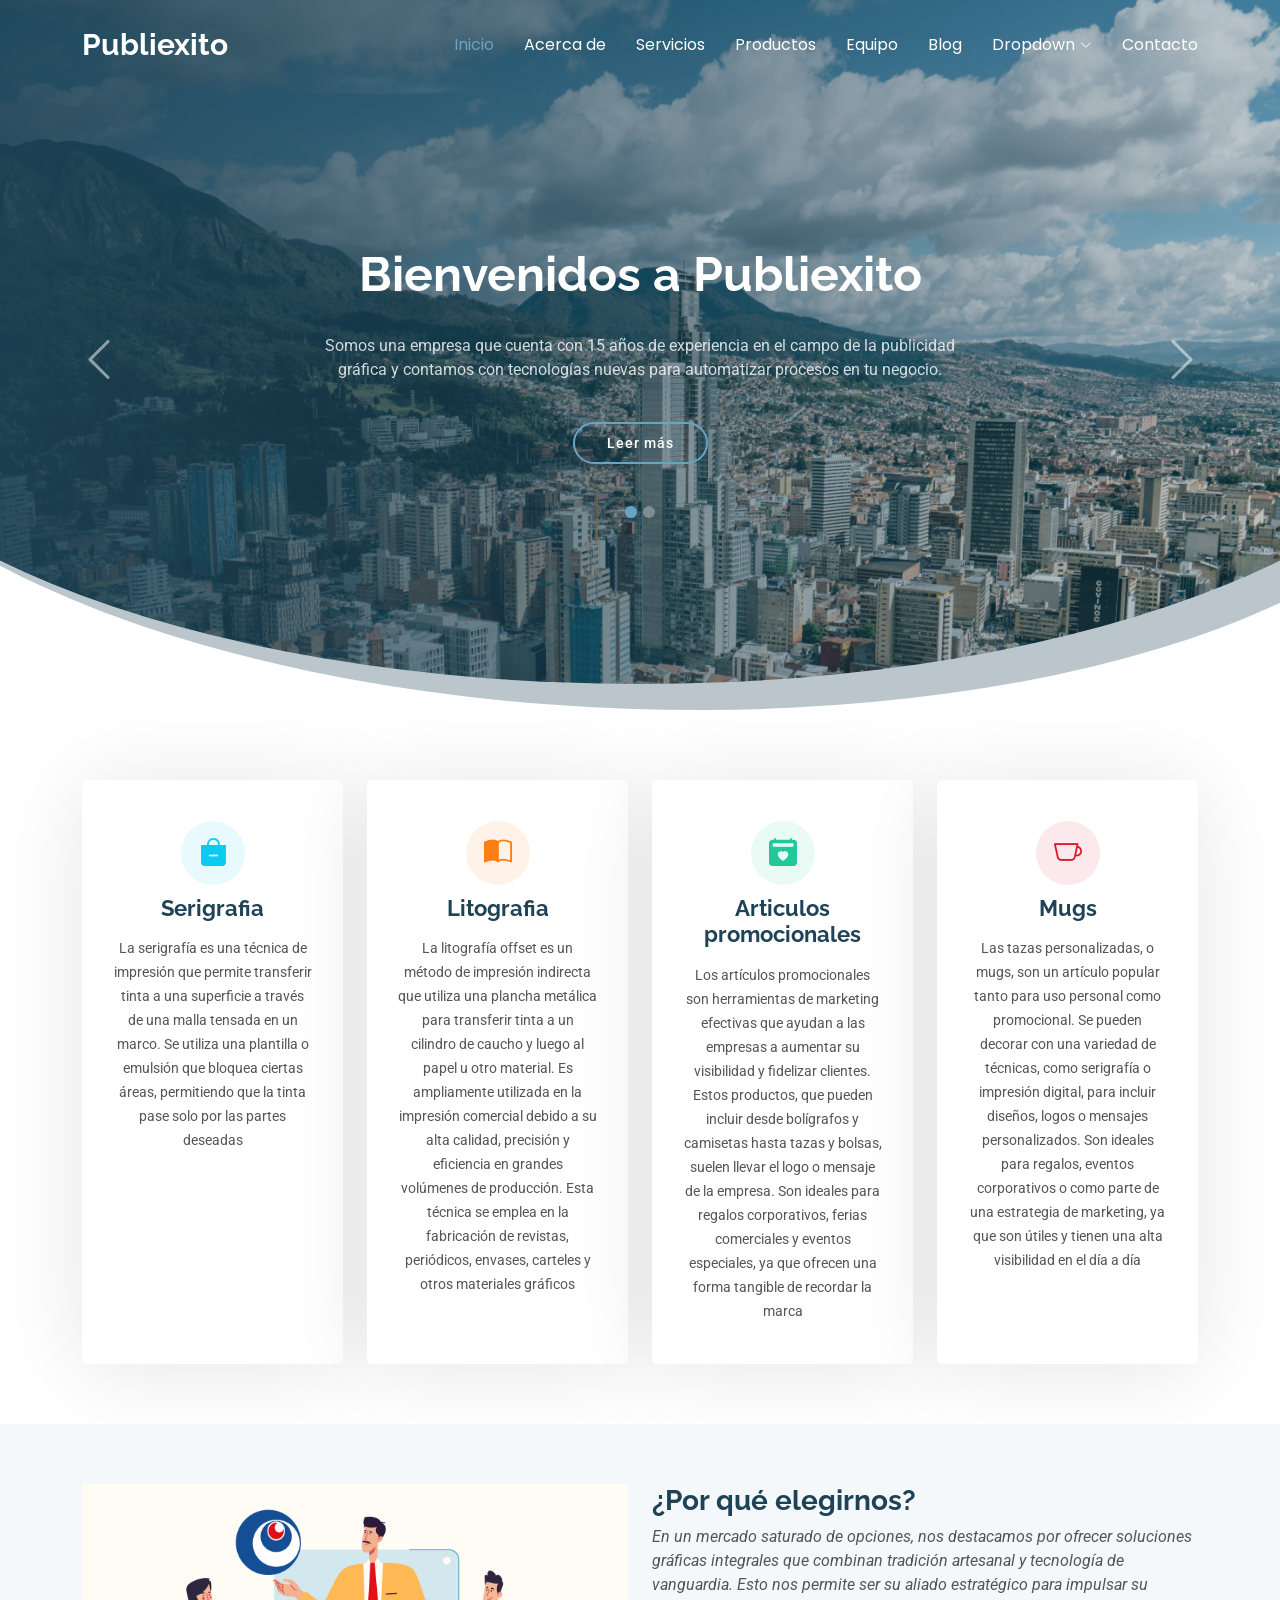
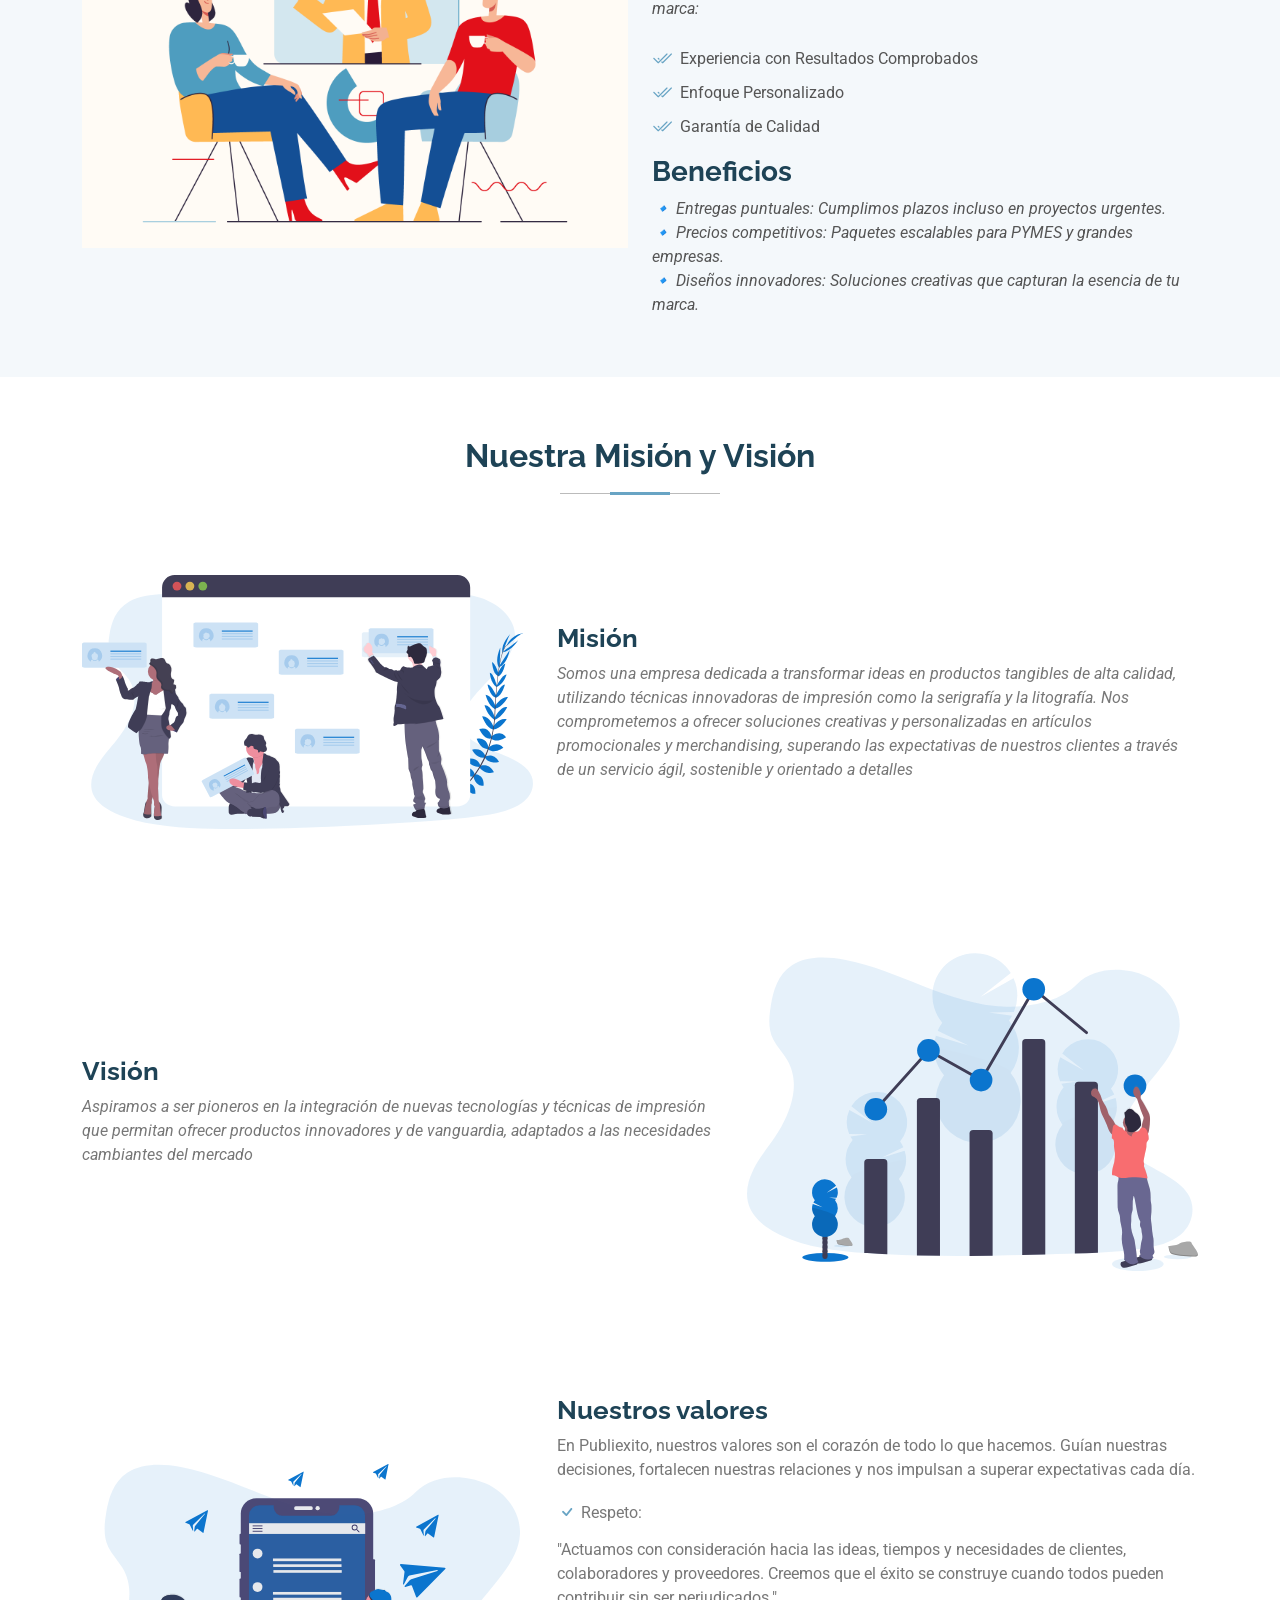
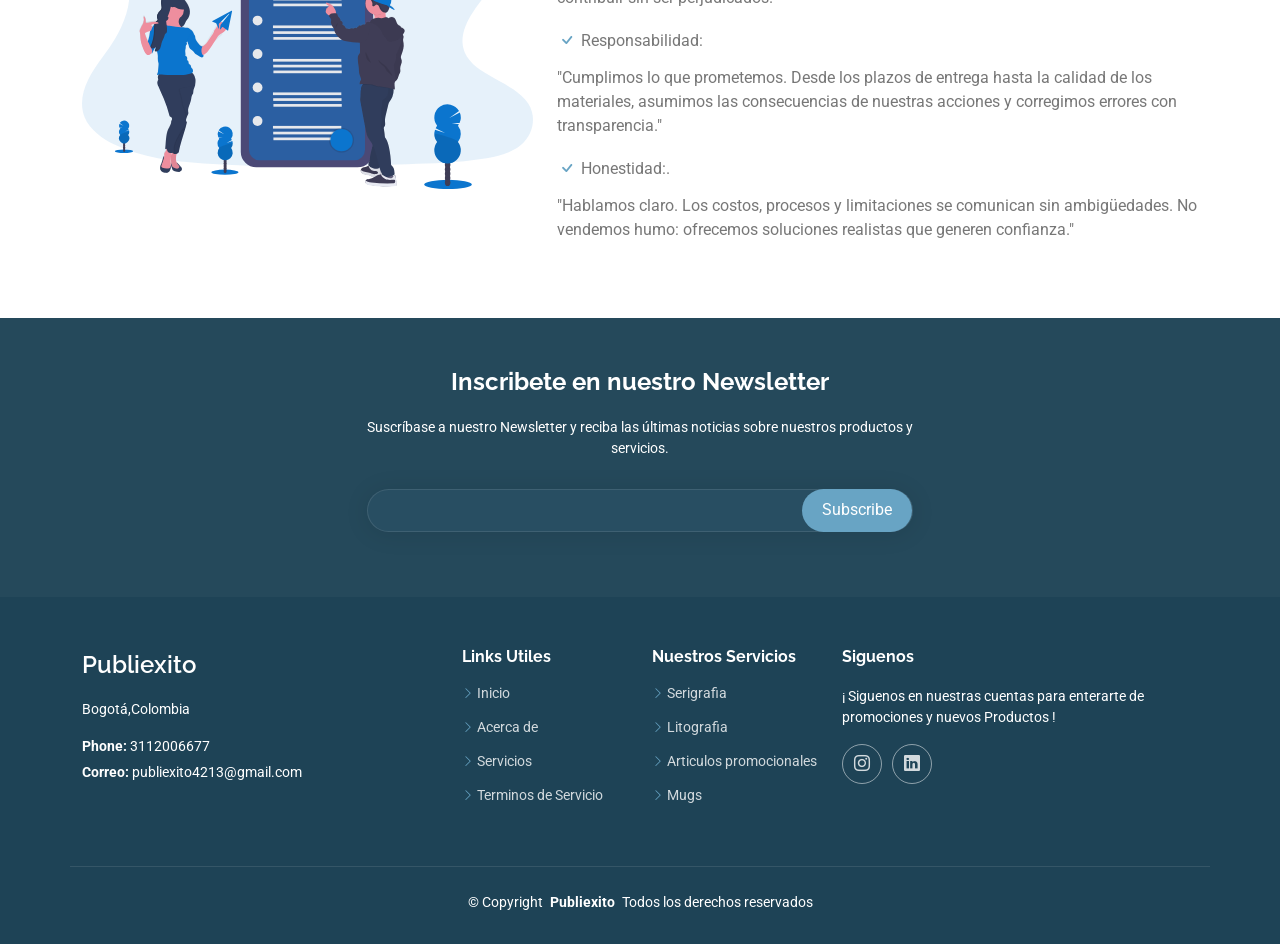
<file: PubliExito/index.html>
<!DOCTYPE html>
<html lang="en">

<head>
  <meta charset="utf-8">
  <meta content="width=device-width, initial-scale=1.0" name="viewport">
  <title>Publiexito</title>
  <meta name="description" content="15 años de experiencia en serigrafía, litografía y artículos promocionales en Bogotá,Colombia">
  <meta name="keywords" content="serigrafía, litografía, artículos promocionales, impresión gráfica, publicidad">

  <!-- Favicons -->
  <link href="assets/img/favicon.png" rel="icon">
  <link href="assets/img/apple-touch-icon.png" rel="apple-touch-icon">

  <!-- Fonts -->
  <link href="https://fonts.googleapis.com" rel="preconnect">
  <link href="https://fonts.gstatic.com" rel="preconnect" crossorigin>
  <link href="https://fonts.googleapis.com/css2?family=Roboto:ital,wght@0,100;0,300;0,400;0,500;0,700;0,900;1,100;1,300;1,400;1,500;1,700;1,900&family=Poppins:ital,wght@0,100;0,200;0,300;0,400;0,500;0,600;0,700;0,800;0,900;1,100;1,200;1,300;1,400;1,500;1,600;1,700;1,800;1,900&family=Raleway:ital,wght@0,100;0,200;0,300;0,400;0,500;0,600;0,700;0,800;0,900;1,100;1,200;1,300;1,400;1,500;1,600;1,700;1,800;1,900&display=swap" rel="stylesheet">

  <!-- Vendor CSS Files -->
  <link href="assets/vendor/bootstrap/css/bootstrap.min.css" rel="stylesheet">
  <link href="assets/vendor/bootstrap-icons/bootstrap-icons.css" rel="stylesheet">
  <link href="assets/vendor/aos/aos.css" rel="stylesheet">
  <link href="assets/vendor/glightbox/css/glightbox.min.css" rel="stylesheet">
  <link href="assets/vendor/swiper/swiper-bundle.min.css" rel="stylesheet">

  <!-- Main CSS File -->
  <link href="assets/css/main.css" rel="stylesheet">

  <!-- =======================================================
  * Template Name: Moderna
  * Template URL: https://bootstrapmade.com/free-bootstrap-template-corporate-moderna/
  * Updated: Aug 07 2024 with Bootstrap v5.3.3
  * Author: BootstrapMade.com
  * License: https://bootstrapmade.com/license/
  ======================================================== -->
</head>

<body class="index-page">

  <header id="header" class="header d-flex align-items-center fixed-top">
    <div class="container-fluid container-xl position-relative d-flex align-items-center justify-content-between">

      <a href="index.html" class="logo d-flex align-items-center">
        <!-- Uncomment the line below if you also wish to use an image logo -->
        <!-- <img src="assets/img/logo.png" alt=""> -->
        <h1 class="sitename">Publiexito</h1>
      </a>

      <nav id="navmenu" class="navmenu">
        <ul>
          <li><a href="index.html" class="active">Inicio</a></li>
          <li><a href="about.html">Acerca de</a></li>
          <li><a href="services.html">Servicios</a></li>
          <li><a href="portfolio.html">Productos</a></li>
          <li><a href="team.html">Equipo</a></li>
          <li><a href="blog.html">Blog</a></li>
          <li class="dropdown"><a href="#"><span>Dropdown</span> <i class="bi bi-chevron-down toggle-dropdown"></i></a>
            <ul>
              <li><a href="#">Dropdown 1</a></li>
              <li class="dropdown"><a href="#"><span>Deep Dropdown</span> <i class="bi bi-chevron-down toggle-dropdown"></i></a>
                <ul>
                  <li><a href="#">Deep Dropdown 1</a></li>
                  <li><a href="#">Deep Dropdown 2</a></li>
                  <li><a href="#">Deep Dropdown 3</a></li>
                  <li><a href="#">Deep Dropdown 4</a></li>
                  <li><a href="#">Deep Dropdown 5</a></li>
                </ul>
              </li>
              <li><a href="#">Dropdown 2</a></li>
              <li><a href="#">Dropdown 3</a></li>
              <li><a href="#">Dropdown 4</a></li>
            </ul>
          </li>
          <li><a href="contact.html">Contacto</a></li>
        </ul>
        <i class="mobile-nav-toggle d-xl-none bi bi-list"></i>
      </nav>

    </div>
  </header>

  <main class="main">

    <!-- Hero Section -->
    <section id="hero" class="hero section dark-background">

      <!-- <img src="assets/img/hero-bg.jpg" alt="" data-aos="fade-in"> -->

      <div id="hero-carousel" class="carousel carousel-fade" data-bs-ride="carousel" data-bs-interval="5000">

        <div class="container position-relative">

          <div class="carousel-item active">
            <div class="carousel-container">
              <h2>Bienvenidos a Publiexito</h2>
              <p>Somos una empresa que cuenta con 15 años de experiencia en el campo de la publicidad 
                gráfica y contamos con tecnologías nuevas para automatizar procesos en tu negocio.</p>
              <a href="#about" class="btn-get-started">Leer más</a>
            </div>
          </div><!-- End Carousel Item -->

          <div class="carousel-item">
            <div class="carousel-container">
              <h2>Innovación y Calidad a tu Alcance</h2>
              <p>En Publiexito, nos especializamos en ofrecer soluciones creativas y efectivas para potenciar la imagen de tu empresa. Nuestro equipo de profesionales trabaja con materiales de alta calidad y diseños impactantes que garantizan la mejor presentación para tu marca.
                Déjanos llevar tu negocio al siguiente nivel con estrategias innovadoras y personalizadas. ¡Confía en nuestra experiencia y haz que tu marca brille!</p>
              <a href="#about" class="btn-get-started">Leer más</a>
            </div>
          </div><!-- End Carousel Item -->

          <a class="carousel-control-prev" href="#hero-carousel" role="button" data-bs-slide="prev">
            <span class="carousel-control-prev-icon bi bi-chevron-left" aria-hidden="true"></span>
          </a>

          <a class="carousel-control-next" href="#hero-carousel" role="button" data-bs-slide="next">
            <span class="carousel-control-next-icon bi bi-chevron-right" aria-hidden="true"></span>
          </a>

          <ol class="carousel-indicators"></ol>

        </div>

      </div>

    </section><!-- /Hero Section -->

    <!-- Featured Services Section -->
    <section id="featured-services" class="featured-services section">

      <div class="container">

        <div class="row gy-4">

          <div class="col-lg-3 col-md-6" data-aos="fade-up" data-aos-delay="100">
            <div class="service-item item-cyan position-relative">
              <div class="icon">
                <i class="bi bi-bag-dash-fill"></i>
              </div>
              <a href="service-details.html" class="stretched-link">
                <h3>Serigrafia</h3>
              </a>
              <p>La serigrafía es una técnica de impresión que permite transferir tinta a una superficie a través de una malla tensada en un marco. Se utiliza una plantilla o emulsión que bloquea ciertas áreas, permitiendo que la tinta pase solo por las partes deseadas</p>
            </div>
          </div><!-- End Service Item -->

          <div class="col-lg-3 col-md-6" data-aos="fade-up" data-aos-delay="200">
            <div class="service-item item-orange position-relative">
              <div class="icon">
                <i class="bi bi-book-half"></i>
              </div>
              <a href="service-details.html" class="stretched-link">
                <h3>Litografia</h3>
              </a>
              <p>La litografía offset es un método de impresión indirecta que utiliza una plancha metálica para transferir tinta a un cilindro de caucho y luego al papel u otro material. Es ampliamente utilizada en la impresión comercial debido a su alta calidad, precisión y eficiencia en grandes volúmenes de producción. Esta técnica se emplea en la fabricación de revistas, periódicos, envases, carteles y otros materiales gráficos</p>
            </div>
          </div><!-- End Service Item -->

          <div class="col-lg-3 col-md-6" data-aos="fade-up" data-aos-delay="300">
            <div class="service-item item-teal position-relative">
              <div class="icon">
                <i class="bi bi-calendar2-heart-fill"></i>
              </div>
              <a href="service-details.html" class="stretched-link">
                <h3>Articulos promocionales</h3>
              </a>
              <p>Los artículos promocionales son herramientas de marketing efectivas que ayudan a las empresas a aumentar su visibilidad y fidelizar clientes. Estos productos, que pueden incluir desde bolígrafos y camisetas hasta tazas y bolsas, suelen llevar el logo o mensaje de la empresa. Son ideales para regalos corporativos, ferias comerciales y eventos especiales, ya que ofrecen una forma tangible de recordar la marca</p>
            </div>
          </div><!-- End Service Item -->

          <div class="col-lg-3 col-md-6" data-aos="fade-up" data-aos-delay="400">
            <div class="service-item item-red position-relative">
              <div class="icon">
                <i class="bi bi-cup"></i>
              </div>
              <a href="service-details.html" class="stretched-link">
                <h3>Mugs</h3>
              </a>
              <p>Las tazas personalizadas, o mugs, son un artículo popular tanto para uso personal como promocional. Se pueden decorar con una variedad de técnicas, como serigrafía o impresión digital, para incluir diseños, logos o mensajes personalizados. Son ideales para regalos, eventos corporativos o como parte de una estrategia de marketing, ya que son útiles y tienen una alta visibilidad en el día a día</p>
              <a href="service-details.html" class="stretched-link"></a>
            </div>
          </div><!-- End Service Item -->
        </div>

      </div>

    </section><!-- /Featured Services Section -->

    <!-- About Section -->
    <section id="about" class="about section light-background">

      <div class="container">
        <div class="row gy-4">
          <div class="col-lg-6 position-relative align-self-start" data-aos="fade-up" data-aos-delay="100">
            <img src="assets/img/Elijanos3.png" class="img-fluid" alt="">
          </div>
          <div class="col-lg-6 content" data-aos="fade-up" data-aos-delay="200">
            <h3>¿Por qué elegirnos?</h3>
            <p class="fst-italic">
              En un mercado saturado de opciones, nos destacamos por ofrecer soluciones gráficas integrales que combinan tradición artesanal y tecnología de vanguardia. Esto nos permite ser su aliado estratégico para impulsar su marca:
            </p>
            <ul>
              <li> <i class="bi bi-check2-all"></i><span>Experiencia con Resultados Comprobados</span></li>
              <li><i class="bi bi-check2-all"></i> <span> Enfoque Personalizado</span></li>
              <li><i class="bi bi-check2-all"></i> <span> Garantía de Calidad</span></li>
            </ul>
            <h3>Beneficios</h3>
            <p class="fst-italic">
              🔹 Entregas puntuales: Cumplimos plazos incluso en proyectos urgentes. <br>
              🔹 Precios competitivos: Paquetes escalables para PYMES y grandes empresas. <br>
              🔹 Diseños innovadores: Soluciones creativas que capturan la esencia de tu marca. <br>
            </p>
          </div>
        </div>

      </div>

    </section><!-- /About Section -->

    <!-- Features Section -->
    <section id="features" class="features section">

      <!-- Section Title -->
      <div class="container section-title" data-aos="fade-up">
        <h2>Nuestra Misión y Visión</h2>
      </div><!-- End Section Title -->
      <div class="container">
        <div class="row gy-4 align-items-center features-item">
          <div class="col-md-5 d-flex align-items-center" data-aos="zoom-out" data-aos-delay="100">
            <img src="assets/img/features-1.svg" class="img-fluid" alt="">
          </div>
          <div class="col-md-7" data-aos="fade-up" data-aos-delay="100">
            <h3>Misión</h3>
            <p class="fst-italic">
              Somos una empresa dedicada a transformar ideas en productos tangibles de alta calidad, utilizando técnicas innovadoras de impresión como la serigrafía y la litografía. Nos comprometemos a ofrecer soluciones creativas y personalizadas en artículos promocionales y merchandising, superando las expectativas de nuestros clientes a través de un servicio ágil, sostenible y orientado a detalles
            </p>
          </div>
        </div><!-- Features Item -->
        <div class="row gy-4 align-items-center features-item">
          <div class="col-md-5 order-1 order-md-2 d-flex align-items-center" data-aos="zoom-out" data-aos-delay="200">
            <img src="assets/img/features-2.svg" class="img-fluid" alt="">
          </div>
          <div class="col-md-7 order-2 order-md-1" data-aos="fade-up" data-aos-delay="200">
            <h3>Visión</h3>
            <p class="fst-italic">
              Aspiramos a ser pioneros en la integración de nuevas tecnologías y técnicas de impresión que permitan ofrecer productos innovadores y de vanguardia, adaptados a las necesidades cambiantes del mercado
            </p>
          </div>
        </div><!-- Features Item -->

        <div class="row gy-4 align-items-center features-item">
          <div class="col-md-5 d-flex align-items-center" data-aos="zoom-out">
            <img src="assets/img/features-3.svg" class="img-fluid" alt="">
          </div>
          <div class="col-md-7" data-aos="fade-up">
            <h3>Nuestros valores</h3>
            <p>En Publiexito, nuestros valores son el corazón de todo lo que hacemos. Guían nuestras decisiones, fortalecen nuestras relaciones y nos impulsan a superar expectativas cada día.</p>
            <ul>
              <li><i class="bi bi-check"></i> <span> Respeto: </span></li>
              <p>
                "Actuamos con consideración hacia las ideas, tiempos y necesidades de clientes, colaboradores y proveedores. Creemos que el éxito se construye cuando todos pueden contribuir sin ser perjudicados."
              </p>
              <li><i class="bi bi-check"></i><span>  Responsabilidad: </span></li>
                <p>
                  "Cumplimos lo que prometemos. Desde los plazos de entrega hasta la calidad de los materiales, asumimos las consecuencias de nuestras acciones y corregimos errores con transparencia."
                </p>
              <li><i class="bi bi-check"></i> <span> Honestidad: </span>.</li>
                <p>
                  "Hablamos claro. Los costos, procesos y limitaciones se comunican sin ambigüedades. No vendemos humo: ofrecemos soluciones realistas que generen confianza."
                </p>
            </ul>
          </div>
        </div><!-- Features Item -->
      </div>
    </section><!-- /Features Section -->

  </main>

  <footer id="footer" class="footer dark-background">

    <div class="footer-newsletter">
      <div class="container">
        <div class="row justify-content-center text-center">
          <div class="col-lg-6">
            <h4>Inscribete en nuestro Newsletter</h4>
            <p>Suscríbase a nuestro Newsletter y reciba las últimas noticias sobre nuestros productos y servicios.</p>
            <form action="forms/newsletter.php" method="post" class="php-email-form">
              <div class="newsletter-form"><input type="email" name="email"><input type="submit" value="Subscribe"></div>
              <div class="loading">Cargando</div>
              <div class="error-message"></div>
              <div class="sent-message">Su solicitud de suscripción ha sido enviada. Gracias.</div>
            </form>
          </div>
        </div>
      </div>
    </div>

    <div class="container footer-top">
      <div class="row gy-4">
        <div class="col-lg-4 col-md-6 footer-about">
          <a href="index.html" class="d-flex align-items-center">
            <span class="sitename">Publiexito</span>
          </a>
          <div class="footer-contact pt-3">
            <p>Bogotá,Colombia</p>
            <p class="mt-3"><strong>Phone:</strong> <span>3112006677</span></p>
            <p><strong>Correo:</strong> <span>publiexito4213@gmail.com</span></p>
          </div>
        </div>

        <div class="col-lg-2 col-md-3 footer-links">
          <h4>Links Utiles</h4>
          <ul>
            <li><i class="bi bi-chevron-right"></i> <a href="#">Inicio</a></li>
            <li><i class="bi bi-chevron-right"></i> <a href="#">Acerca de</a></li>
            <li><i class="bi bi-chevron-right"></i> <a href="#">Servicios</a></li>
            <li><i class="bi bi-chevron-right"></i> <a href="#">Terminos de Servicio</a></li>
          </ul>
        </div>

        <div class="col-lg-2 col-md-3 footer-links">
          <h4>Nuestros Servicios</h4>
          <ul>
            <li><i class="bi bi-chevron-right"></i> <a href="#">Serigrafia</a></li>
            <li><i class="bi bi-chevron-right"></i> <a href="#">Litografia</a></li>
            <li><i class="bi bi-chevron-right"></i> <a href="#">Articulos promocionales</a></li>
            <li><i class="bi bi-chevron-right"></i> <a href="#">Mugs</a></li>
          </ul>
        </div>

        <div class="col-lg-4 col-md-12">
          <h4>Siguenos</h4>
          <p>¡ Siguenos en nuestras cuentas para enterarte de promociones y nuevos Productos !</p>
          <div class="social-links d-flex">
            <a href=""><i class="bi bi-instagram"></i></a>
            <a href=""><i class="bi bi-linkedin"></i></a>
          </div>
        </div>

      </div>
    </div>

    <div class="container copyright text-center mt-4">
      <p>© <span>Copyright</span> <strong class="px-1 sitename">Publiexito</strong> <span>Todos los derechos reservados</span></p>
      <div class="credits">
        <!-- All the links in the footer should remain intact. -->
        <!-- You can delete the links only if you've purchased the pro version. -->
        <!-- Licensing information: https://bootstrapmade.com/license/ -->
        <!-- Purchase the pro version with working PHP/AJAX contact form: [buy-url] -->
      </div>
    </div>

  </footer>

  <!-- Scroll Top -->
  <a href="#" id="scroll-top" class="scroll-top d-flex align-items-center justify-content-center"><i class="bi bi-arrow-up-short"></i></a>

  <!-- Preloader -->
  <div id="preloader"></div>

  <!-- Vendor JS Files -->
  <script src="assets/vendor/bootstrap/js/bootstrap.bundle.min.js"></script>
  <script src="assets/vendor/php-email-form/validate.js"></script>
  <script src="assets/vendor/aos/aos.js"></script>
  <script src="assets/vendor/glightbox/js/glightbox.min.js"></script>
  <script src="assets/vendor/purecounter/purecounter_vanilla.js"></script>
  <script src="assets/vendor/swiper/swiper-bundle.min.js"></script>
  <script src="assets/vendor/waypoints/noframework.waypoints.js"></script>
  <script src="assets/vendor/imagesloaded/imagesloaded.pkgd.min.js"></script>
  <script src="assets/vendor/isotope-layout/isotope.pkgd.min.js"></script>

  <!-- Main JS File -->
  <script src="assets/js/main.js"></script>

</body>

</html>
</file>
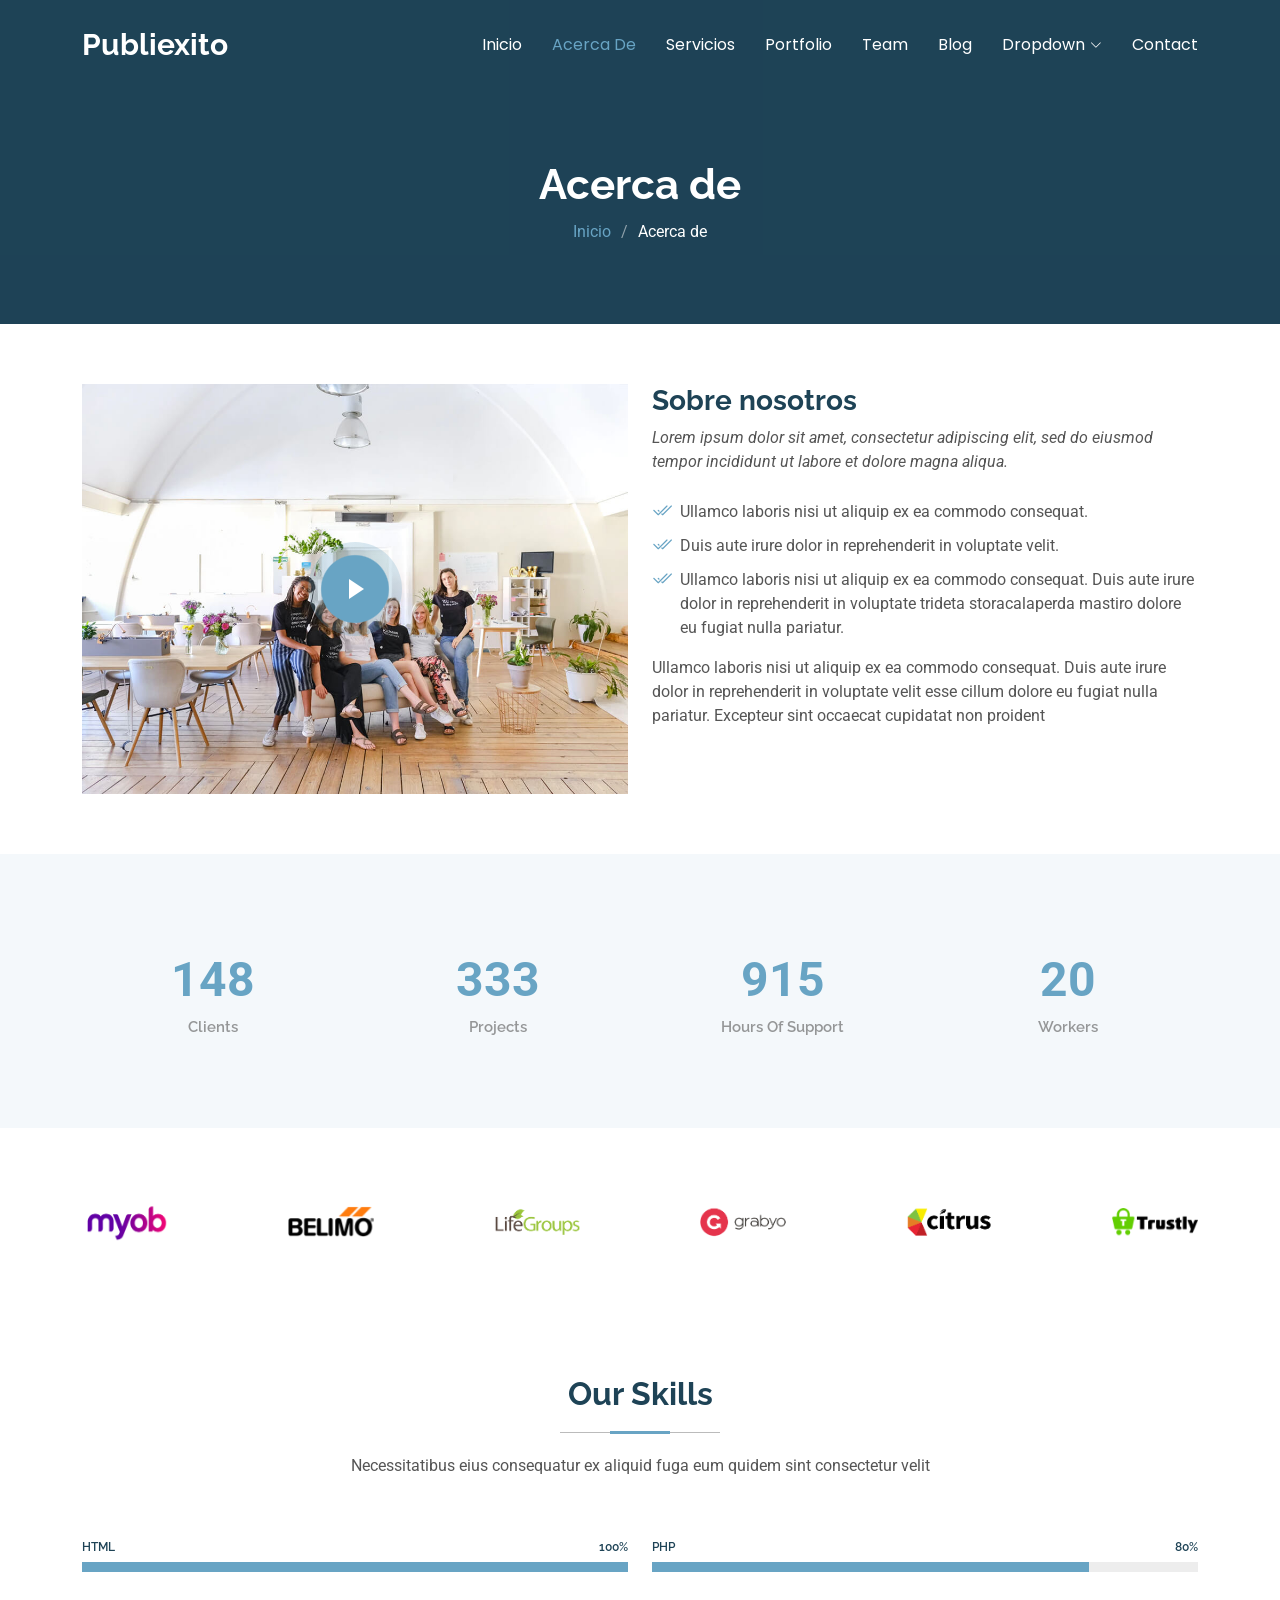
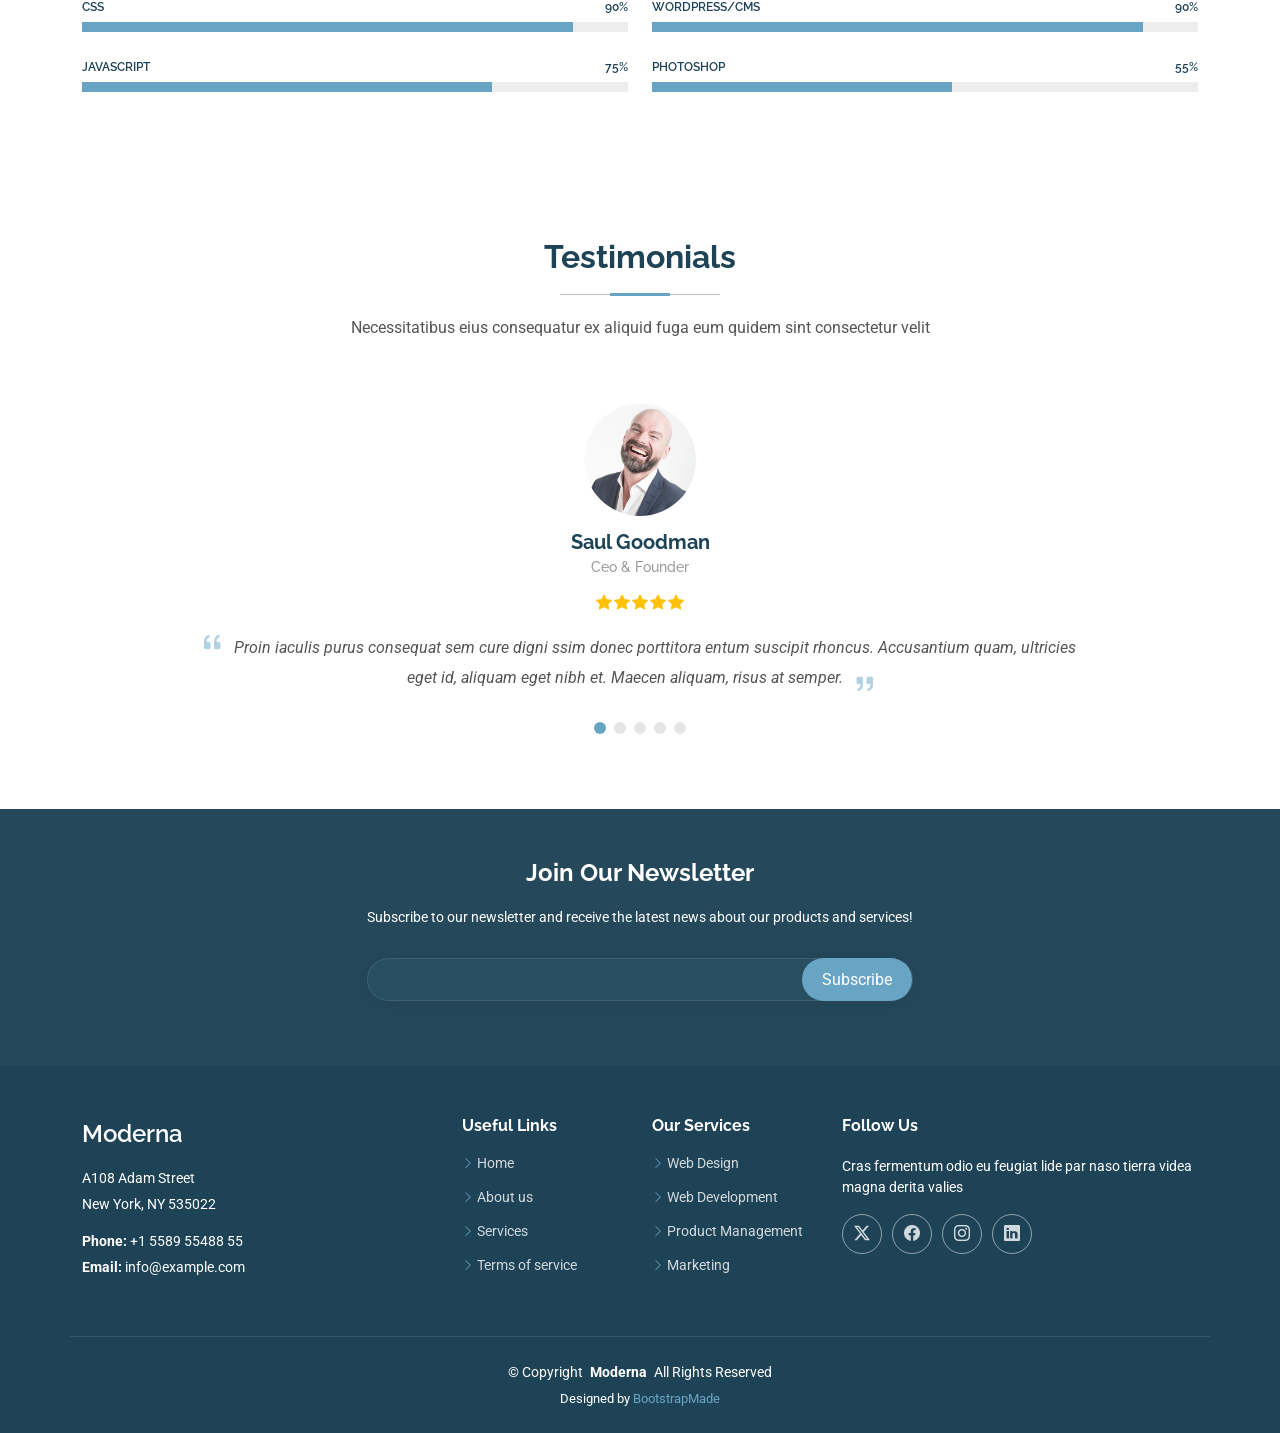
<file: PubliExito/about.html>
<!DOCTYPE html>
<html lang="en">

<head>
  <meta charset="utf-8">
  <meta content="width=device-width, initial-scale=1.0" name="viewport">
  <title>Publiexito</title>
  <meta name="description" content="">
  <meta name="keywords" content="">

  <!-- Favicons -->
  <link href="assets/img/favicon.png" rel="icon">
  <link href="assets/img/apple-touch-icon.png" rel="apple-touch-icon">

  <!-- Fonts -->
  <link href="https://fonts.googleapis.com" rel="preconnect">
  <link href="https://fonts.gstatic.com" rel="preconnect" crossorigin>
  <link href="https://fonts.googleapis.com/css2?family=Roboto:ital,wght@0,100;0,300;0,400;0,500;0,700;0,900;1,100;1,300;1,400;1,500;1,700;1,900&family=Poppins:ital,wght@0,100;0,200;0,300;0,400;0,500;0,600;0,700;0,800;0,900;1,100;1,200;1,300;1,400;1,500;1,600;1,700;1,800;1,900&family=Raleway:ital,wght@0,100;0,200;0,300;0,400;0,500;0,600;0,700;0,800;0,900;1,100;1,200;1,300;1,400;1,500;1,600;1,700;1,800;1,900&display=swap" rel="stylesheet">

  <!-- Vendor CSS Files -->
  <link href="assets/vendor/bootstrap/css/bootstrap.min.css" rel="stylesheet">
  <link href="assets/vendor/bootstrap-icons/bootstrap-icons.css" rel="stylesheet">
  <link href="assets/vendor/aos/aos.css" rel="stylesheet">
  <link href="assets/vendor/glightbox/css/glightbox.min.css" rel="stylesheet">
  <link href="assets/vendor/swiper/swiper-bundle.min.css" rel="stylesheet">

  <!-- Main CSS File -->
  <link href="assets/css/main.css" rel="stylesheet">

  <!-- =======================================================
  * Template Name: Moderna
  * Template URL: https://bootstrapmade.com/free-bootstrap-template-corporate-moderna/
  * Updated: Aug 07 2024 with Bootstrap v5.3.3
  * Author: BootstrapMade.com
  * License: https://bootstrapmade.com/license/
  ======================================================== -->
</head>

<body class="about-page">

  <header id="header" class="header d-flex align-items-center fixed-top">
    <div class="container-fluid container-xl position-relative d-flex align-items-center justify-content-between">

      <a href="index.html" class="logo d-flex align-items-center">
        <!-- Uncomment the line below if you also wish to use an image logo -->
        <!-- <img src="assets/img/logo.png" alt=""> -->
        <h1 class="sitename">Publiexito</h1>
      </a>

      <nav id="navmenu" class="navmenu">
        <ul>
          <li><a href="index.html">Inicio</a></li>
          <li><a href="about.html" class="active">Acerca De</a></li>
          <li><a href="services.html">Servicios</a></li>
          <li><a href="portfolio.html">Portfolio</a></li>
          <li><a href="team.html">Team</a></li>
          <li><a href="blog.html">Blog</a></li>
          <li class="dropdown"><a href="#"><span>Dropdown</span> <i class="bi bi-chevron-down toggle-dropdown"></i></a>
            <ul>
              <li><a href="#">Dropdown 1</a></li>
              <li class="dropdown"><a href="#"><span>Deep Dropdown</span> <i class="bi bi-chevron-down toggle-dropdown"></i></a>
                <ul>
                  <li><a href="#">Deep Dropdown 1</a></li>
                  <li><a href="#">Deep Dropdown 2</a></li>
                  <li><a href="#">Deep Dropdown 3</a></li>
                  <li><a href="#">Deep Dropdown 4</a></li>
                  <li><a href="#">Deep Dropdown 5</a></li>
                </ul>
              </li>
              <li><a href="#">Dropdown 2</a></li>
              <li><a href="#">Dropdown 3</a></li>
              <li><a href="#">Dropdown 4</a></li>
            </ul>
          </li>
          <li><a href="contact.html">Contact</a></li>
        </ul>
        <i class="mobile-nav-toggle d-xl-none bi bi-list"></i>
      </nav>

    </div>
  </header>

  <main class="main">

    <!-- Page Title -->
    <div class="page-title dark-background">
      <div class="container position-relative">
        <h1>Acerca de</h1>
        <nav class="breadcrumbs">
          <ol>
            <li><a href="index.html">Inicio</a></li>
            <li class="current">Acerca de</li>
          </ol>
        </nav>
      </div>
    </div><!-- End Page Title -->

    <!-- About Section -->
    <section id="about" class="about section">

      <div class="container">

        <div class="row gy-4">
          <div class="col-lg-6 position-relative align-self-start" data-aos="fade-up" data-aos-delay="100">
            <img src="assets/img/about.jpg" class="img-fluid" alt="">
            <a href="https://www.youtube.com/watch?v=Y7f98aduVJ8" class="glightbox pulsating-play-btn"></a>
          </div>
          <div class="col-lg-6 content" data-aos="fade-up" data-aos-delay="200">
            <h3>Sobre nosotros</h3>
            <p class="fst-italic">
              Lorem ipsum dolor sit amet, consectetur adipiscing elit, sed do eiusmod tempor incididunt ut labore et dolore
              magna aliqua.
            </p>
            <ul>
              <li><i class="bi bi-check2-all"></i> <span>Ullamco laboris nisi ut aliquip ex ea commodo consequat.</span></li>
              <li><i class="bi bi-check2-all"></i> <span>Duis aute irure dolor in reprehenderit in voluptate velit.</span></li>
              <li><i class="bi bi-check2-all"></i> <span>Ullamco laboris nisi ut aliquip ex ea commodo consequat. Duis aute irure dolor in reprehenderit in voluptate trideta storacalaperda mastiro dolore eu fugiat nulla pariatur.</span></li>
            </ul>
            <p>
              Ullamco laboris nisi ut aliquip ex ea commodo consequat. Duis aute irure dolor in reprehenderit in voluptate
              velit esse cillum dolore eu fugiat nulla pariatur. Excepteur sint occaecat cupidatat non proident
            </p>
          </div>
        </div>

      </div>

    </section><!-- /About Section -->

    <!-- Stats Section -->
    <section id="stats" class="stats section light-background">

      <div class="container" data-aos="fade-up" data-aos-delay="100">

        <div class="row gy-4">

          <div class="col-lg-3 col-md-6">
            <div class="stats-item text-center w-100 h-100">
              <span data-purecounter-start="0" data-purecounter-end="232" data-purecounter-duration="1" class="purecounter"></span>
              <p>Clients</p>
            </div>
          </div><!-- End Stats Item -->

          <div class="col-lg-3 col-md-6">
            <div class="stats-item text-center w-100 h-100">
              <span data-purecounter-start="0" data-purecounter-end="521" data-purecounter-duration="1" class="purecounter"></span>
              <p>Projects</p>
            </div>
          </div><!-- End Stats Item -->

          <div class="col-lg-3 col-md-6">
            <div class="stats-item text-center w-100 h-100">
              <span data-purecounter-start="0" data-purecounter-end="1453" data-purecounter-duration="1" class="purecounter"></span>
              <p>Hours Of Support</p>
            </div>
          </div><!-- End Stats Item -->

          <div class="col-lg-3 col-md-6">
            <div class="stats-item text-center w-100 h-100">
              <span data-purecounter-start="0" data-purecounter-end="32" data-purecounter-duration="1" class="purecounter"></span>
              <p>Workers</p>
            </div>
          </div><!-- End Stats Item -->

        </div>

      </div>

    </section><!-- /Stats Section -->

    <!-- Clients Section -->
    <section id="clients" class="clients section">

      <div class="container">

        <div class="swiper init-swiper">
          <script type="application/json" class="swiper-config">
            {
              "loop": true,
              "speed": 600,
              "autoplay": {
                "delay": 5000
              },
              "slidesPerView": "auto",
              "pagination": {
                "el": ".swiper-pagination",
                "type": "bullets",
                "clickable": true
              },
              "breakpoints": {
                "320": {
                  "slidesPerView": 2,
                  "spaceBetween": 40
                },
                "480": {
                  "slidesPerView": 3,
                  "spaceBetween": 60
                },
                "640": {
                  "slidesPerView": 4,
                  "spaceBetween": 80
                },
                "992": {
                  "slidesPerView": 6,
                  "spaceBetween": 120
                }
              }
            }
          </script>
          <div class="swiper-wrapper align-items-center">
            <div class="swiper-slide"><img src="assets/img/clients/client-1.png" class="img-fluid" alt=""></div>
            <div class="swiper-slide"><img src="assets/img/clients/client-2.png" class="img-fluid" alt=""></div>
            <div class="swiper-slide"><img src="assets/img/clients/client-3.png" class="img-fluid" alt=""></div>
            <div class="swiper-slide"><img src="assets/img/clients/client-4.png" class="img-fluid" alt=""></div>
            <div class="swiper-slide"><img src="assets/img/clients/client-5.png" class="img-fluid" alt=""></div>
            <div class="swiper-slide"><img src="assets/img/clients/client-6.png" class="img-fluid" alt=""></div>
            <div class="swiper-slide"><img src="assets/img/clients/client-7.png" class="img-fluid" alt=""></div>
            <div class="swiper-slide"><img src="assets/img/clients/client-8.png" class="img-fluid" alt=""></div>
          </div>
        </div>

      </div>

    </section><!-- /Clients Section -->

    <!-- Skills Section -->
    <section id="skills" class="skills section">

      <!-- Section Title -->
      <div class="container section-title" data-aos="fade-up">
        <h2>Our Skills</h2>
        <p>Necessitatibus eius consequatur ex aliquid fuga eum quidem sint consectetur velit</p>
      </div><!-- End Section Title -->

      <div class="container" data-aos="fade-up" data-aos-delay="100">

        <div class="row skills-content skills-animation">

          <div class="col-lg-6">

            <div class="progress">
              <span class="skill"><span>HTML</span> <i class="val">100%</i></span>
              <div class="progress-bar-wrap">
                <div class="progress-bar" role="progressbar" aria-valuenow="100" aria-valuemin="0" aria-valuemax="100"></div>
              </div>
            </div><!-- End Skills Item -->

            <div class="progress">
              <span class="skill"><span>CSS</span> <i class="val">90%</i></span>
              <div class="progress-bar-wrap">
                <div class="progress-bar" role="progressbar" aria-valuenow="90" aria-valuemin="0" aria-valuemax="100"></div>
              </div>
            </div><!-- End Skills Item -->

            <div class="progress">
              <span class="skill"><span>JavaScript</span> <i class="val">75%</i></span>
              <div class="progress-bar-wrap">
                <div class="progress-bar" role="progressbar" aria-valuenow="75" aria-valuemin="0" aria-valuemax="100"></div>
              </div>
            </div><!-- End Skills Item -->

          </div>

          <div class="col-lg-6">

            <div class="progress">
              <span class="skill"><span>PHP</span> <i class="val">80%</i></span>
              <div class="progress-bar-wrap">
                <div class="progress-bar" role="progressbar" aria-valuenow="80" aria-valuemin="0" aria-valuemax="100"></div>
              </div>
            </div><!-- End Skills Item -->

            <div class="progress">
              <span class="skill"><span>WordPress/CMS</span> <i class="val">90%</i></span>
              <div class="progress-bar-wrap">
                <div class="progress-bar" role="progressbar" aria-valuenow="90" aria-valuemin="0" aria-valuemax="100"></div>
              </div>
            </div><!-- End Skills Item -->

            <div class="progress">
              <span class="skill"><span>Photoshop</span> <i class="val">55%</i></span>
              <div class="progress-bar-wrap">
                <div class="progress-bar" role="progressbar" aria-valuenow="55" aria-valuemin="0" aria-valuemax="100"></div>
              </div>
            </div><!-- End Skills Item -->

          </div>

        </div>

      </div>

    </section><!-- /Skills Section -->

    <!-- Testimonials Section -->
    <section id="testimonials" class="testimonials section">

      <!-- Section Title -->
      <div class="container section-title" data-aos="fade-up">
        <h2>Testimonials</h2>
        <p>Necessitatibus eius consequatur ex aliquid fuga eum quidem sint consectetur velit</p>
      </div><!-- End Section Title -->

      <div class="container" data-aos="fade-up" data-aos-delay="100">

        <div class="swiper init-swiper">
          <script type="application/json" class="swiper-config">
            {
              "loop": true,
              "speed": 600,
              "autoplay": {
                "delay": 5000
              },
              "slidesPerView": "auto",
              "pagination": {
                "el": ".swiper-pagination",
                "type": "bullets",
                "clickable": true
              }
            }
          </script>
          <div class="swiper-wrapper">

            <div class="swiper-slide">
              <div class="testimonial-item">
                <img src="assets/img/testimonials/testimonials-1.jpg" class="testimonial-img" alt="">
                <h3>Saul Goodman</h3>
                <h4>Ceo &amp; Founder</h4>
                <div class="stars">
                  <i class="bi bi-star-fill"></i><i class="bi bi-star-fill"></i><i class="bi bi-star-fill"></i><i class="bi bi-star-fill"></i><i class="bi bi-star-fill"></i>
                </div>
                <p>
                  <i class="bi bi-quote quote-icon-left"></i>
                  <span>Proin iaculis purus consequat sem cure digni ssim donec porttitora entum suscipit rhoncus. Accusantium quam, ultricies eget id, aliquam eget nibh et. Maecen aliquam, risus at semper.</span>
                  <i class="bi bi-quote quote-icon-right"></i>
                </p>
              </div>
            </div><!-- End testimonial item -->

            <div class="swiper-slide">
              <div class="testimonial-item">
                <img src="assets/img/testimonials/testimonials-2.jpg" class="testimonial-img" alt="">
                <h3>Sara Wilsson</h3>
                <h4>Designer</h4>
                <div class="stars">
                  <i class="bi bi-star-fill"></i><i class="bi bi-star-fill"></i><i class="bi bi-star-fill"></i><i class="bi bi-star-fill"></i><i class="bi bi-star-fill"></i>
                </div>
                <p>
                  <i class="bi bi-quote quote-icon-left"></i>
                  <span>Export tempor illum tamen malis malis eram quae irure esse labore quem cillum quid cillum eram malis quorum velit fore eram velit sunt aliqua noster fugiat irure amet legam anim culpa.</span>
                  <i class="bi bi-quote quote-icon-right"></i>
                </p>
              </div>
            </div><!-- End testimonial item -->

            <div class="swiper-slide">
              <div class="testimonial-item">
                <img src="assets/img/testimonials/testimonials-3.jpg" class="testimonial-img" alt="">
                <h3>Jena Karlis</h3>
                <h4>Store Owner</h4>
                <div class="stars">
                  <i class="bi bi-star-fill"></i><i class="bi bi-star-fill"></i><i class="bi bi-star-fill"></i><i class="bi bi-star-fill"></i><i class="bi bi-star-fill"></i>
                </div>
                <p>
                  <i class="bi bi-quote quote-icon-left"></i>
                  <span>Enim nisi quem export duis labore cillum quae magna enim sint quorum nulla quem veniam duis minim tempor labore quem eram duis noster aute amet eram fore quis sint minim.</span>
                  <i class="bi bi-quote quote-icon-right"></i>
                </p>
              </div>
            </div><!-- End testimonial item -->

            <div class="swiper-slide">
              <div class="testimonial-item">
                <img src="assets/img/testimonials/testimonials-4.jpg" class="testimonial-img" alt="">
                <h3>Matt Brandon</h3>
                <h4>Freelancer</h4>
                <div class="stars">
                  <i class="bi bi-star-fill"></i><i class="bi bi-star-fill"></i><i class="bi bi-star-fill"></i><i class="bi bi-star-fill"></i><i class="bi bi-star-fill"></i>
                </div>
                <p>
                  <i class="bi bi-quote quote-icon-left"></i>
                  <span>Fugiat enim eram quae cillum dolore dolor amet nulla culpa multos export minim fugiat minim velit minim dolor enim duis veniam ipsum anim magna sunt elit fore quem dolore labore illum veniam.</span>
                  <i class="bi bi-quote quote-icon-right"></i>
                </p>
              </div>
            </div><!-- End testimonial item -->

            <div class="swiper-slide">
              <div class="testimonial-item">
                <img src="assets/img/testimonials/testimonials-5.jpg" class="testimonial-img" alt="">
                <h3>John Larson</h3>
                <h4>Entrepreneur</h4>
                <div class="stars">
                  <i class="bi bi-star-fill"></i><i class="bi bi-star-fill"></i><i class="bi bi-star-fill"></i><i class="bi bi-star-fill"></i><i class="bi bi-star-fill"></i>
                </div>
                <p>
                  <i class="bi bi-quote quote-icon-left"></i>
                  <span>Quis quorum aliqua sint quem legam fore sunt eram irure aliqua veniam tempor noster veniam enim culpa labore duis sunt culpa nulla illum cillum fugiat legam esse veniam culpa fore nisi cillum quid.</span>
                  <i class="bi bi-quote quote-icon-right"></i>
                </p>
              </div>
            </div><!-- End testimonial item -->

          </div>
          <div class="swiper-pagination"></div>
        </div>

      </div>

    </section><!-- /Testimonials Section -->

  </main>

  <footer id="footer" class="footer dark-background">

    <div class="footer-newsletter">
      <div class="container">
        <div class="row justify-content-center text-center">
          <div class="col-lg-6">
            <h4>Join Our Newsletter</h4>
            <p>Subscribe to our newsletter and receive the latest news about our products and services!</p>
            <form action="forms/newsletter.php" method="post" class="php-email-form">
              <div class="newsletter-form"><input type="email" name="email"><input type="submit" value="Subscribe"></div>
              <div class="loading">Loading</div>
              <div class="error-message"></div>
              <div class="sent-message">Your subscription request has been sent. Thank you!</div>
            </form>
          </div>
        </div>
      </div>
    </div>

    <div class="container footer-top">
      <div class="row gy-4">
        <div class="col-lg-4 col-md-6 footer-about">
          <a href="index.html" class="d-flex align-items-center">
            <span class="sitename">Moderna</span>
          </a>
          <div class="footer-contact pt-3">
            <p>A108 Adam Street</p>
            <p>New York, NY 535022</p>
            <p class="mt-3"><strong>Phone:</strong> <span>+1 5589 55488 55</span></p>
            <p><strong>Email:</strong> <span>info@example.com</span></p>
          </div>
        </div>

        <div class="col-lg-2 col-md-3 footer-links">
          <h4>Useful Links</h4>
          <ul>
            <li><i class="bi bi-chevron-right"></i> <a href="#">Home</a></li>
            <li><i class="bi bi-chevron-right"></i> <a href="#">About us</a></li>
            <li><i class="bi bi-chevron-right"></i> <a href="#">Services</a></li>
            <li><i class="bi bi-chevron-right"></i> <a href="#">Terms of service</a></li>
          </ul>
        </div>

        <div class="col-lg-2 col-md-3 footer-links">
          <h4>Our Services</h4>
          <ul>
            <li><i class="bi bi-chevron-right"></i> <a href="#">Web Design</a></li>
            <li><i class="bi bi-chevron-right"></i> <a href="#">Web Development</a></li>
            <li><i class="bi bi-chevron-right"></i> <a href="#">Product Management</a></li>
            <li><i class="bi bi-chevron-right"></i> <a href="#">Marketing</a></li>
          </ul>
        </div>

        <div class="col-lg-4 col-md-12">
          <h4>Follow Us</h4>
          <p>Cras fermentum odio eu feugiat lide par naso tierra videa magna derita valies</p>
          <div class="social-links d-flex">
            <a href=""><i class="bi bi-twitter-x"></i></a>
            <a href=""><i class="bi bi-facebook"></i></a>
            <a href=""><i class="bi bi-instagram"></i></a>
            <a href=""><i class="bi bi-linkedin"></i></a>
          </div>
        </div>

      </div>
    </div>

    <div class="container copyright text-center mt-4">
      <p>© <span>Copyright</span> <strong class="px-1 sitename">Moderna</strong> <span>All Rights Reserved</span></p>
      <div class="credits">
        <!-- All the links in the footer should remain intact. -->
        <!-- You can delete the links only if you've purchased the pro version. -->
        <!-- Licensing information: https://bootstrapmade.com/license/ -->
        <!-- Purchase the pro version with working PHP/AJAX contact form: [buy-url] -->
        Designed by <a href="https://bootstrapmade.com/">BootstrapMade</a>
      </div>
    </div>

  </footer>

  <!-- Scroll Top -->
  <a href="#" id="scroll-top" class="scroll-top d-flex align-items-center justify-content-center"><i class="bi bi-arrow-up-short"></i></a>

  <!-- Preloader -->
  <div id="preloader"></div>

  <!-- Vendor JS Files -->
  <script src="assets/vendor/bootstrap/js/bootstrap.bundle.min.js"></script>
  <script src="assets/vendor/php-email-form/validate.js"></script>
  <script src="assets/vendor/aos/aos.js"></script>
  <script src="assets/vendor/glightbox/js/glightbox.min.js"></script>
  <script src="assets/vendor/purecounter/purecounter_vanilla.js"></script>
  <script src="assets/vendor/swiper/swiper-bundle.min.js"></script>
  <script src="assets/vendor/waypoints/noframework.waypoints.js"></script>
  <script src="assets/vendor/imagesloaded/imagesloaded.pkgd.min.js"></script>
  <script src="assets/vendor/isotope-layout/isotope.pkgd.min.js"></script>

  <!-- Main JS File -->
  <script src="assets/js/main.js"></script>

</body>

</html>
</file>
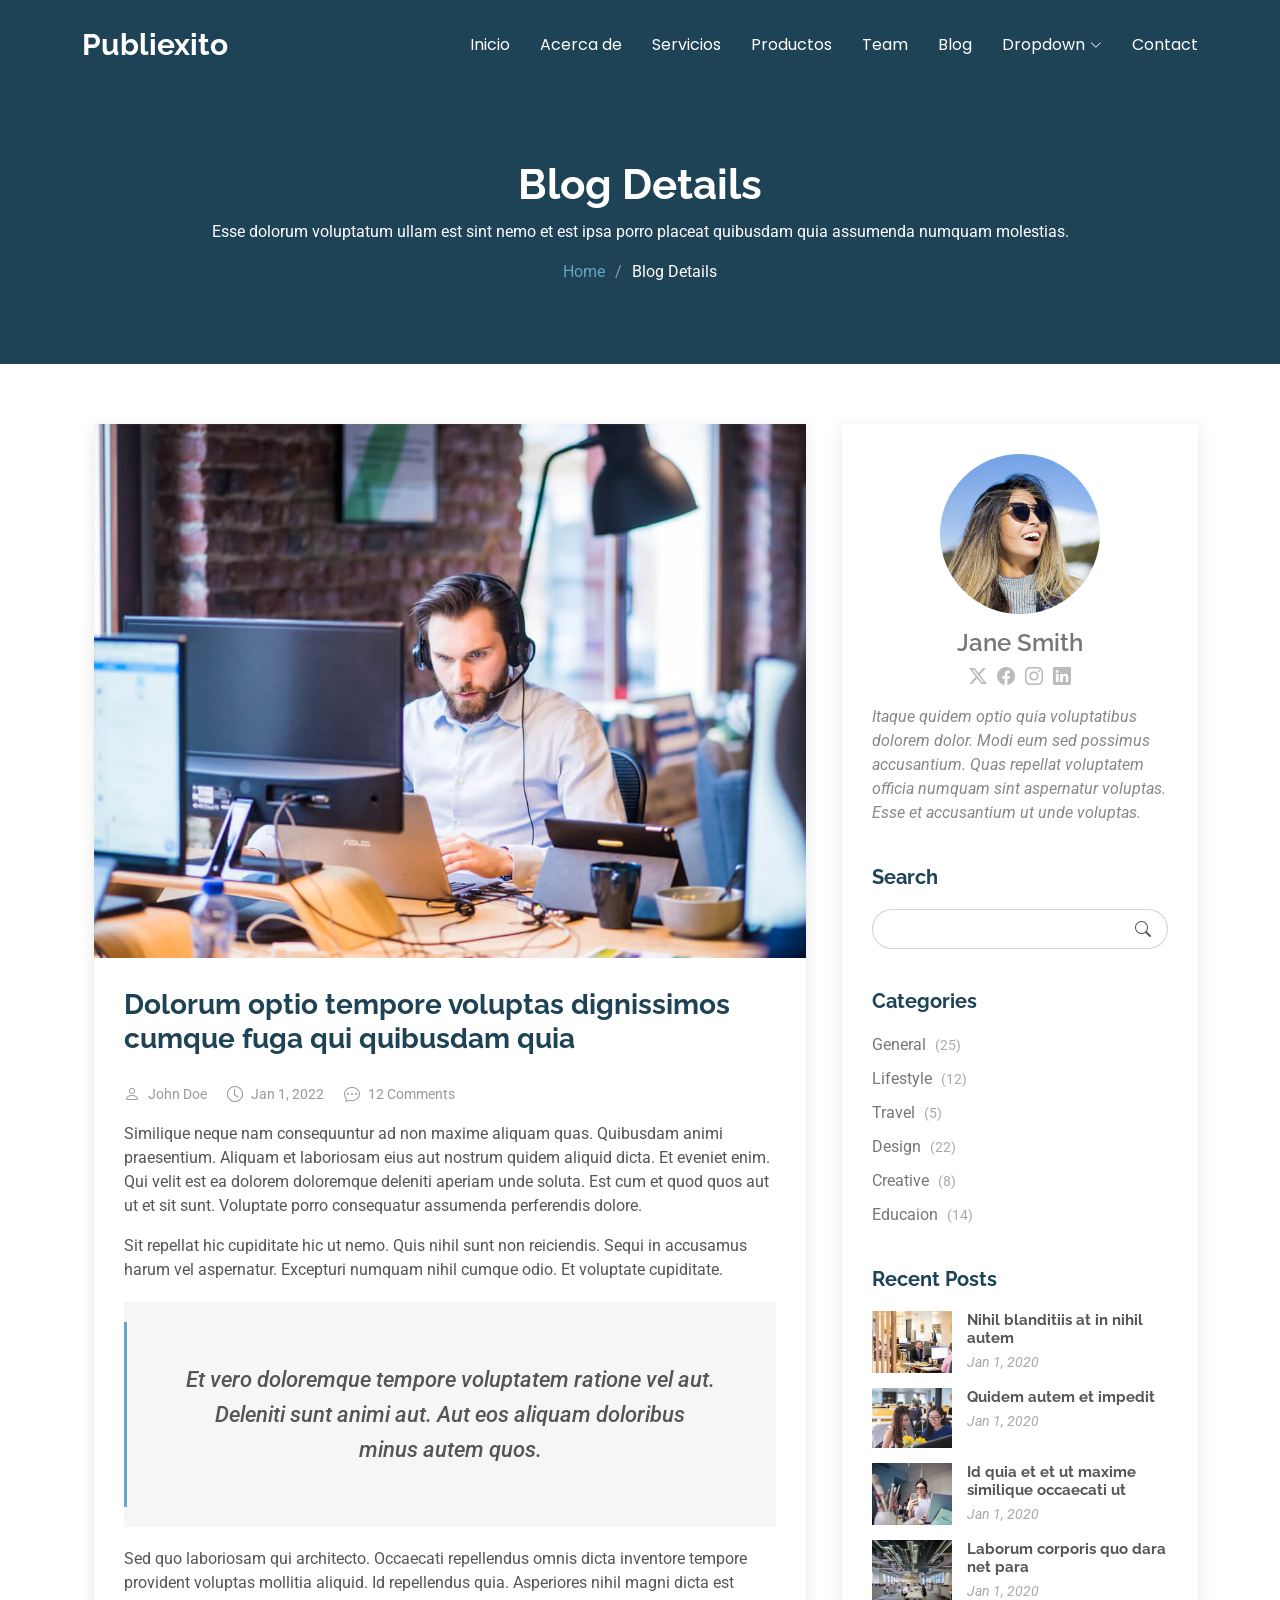
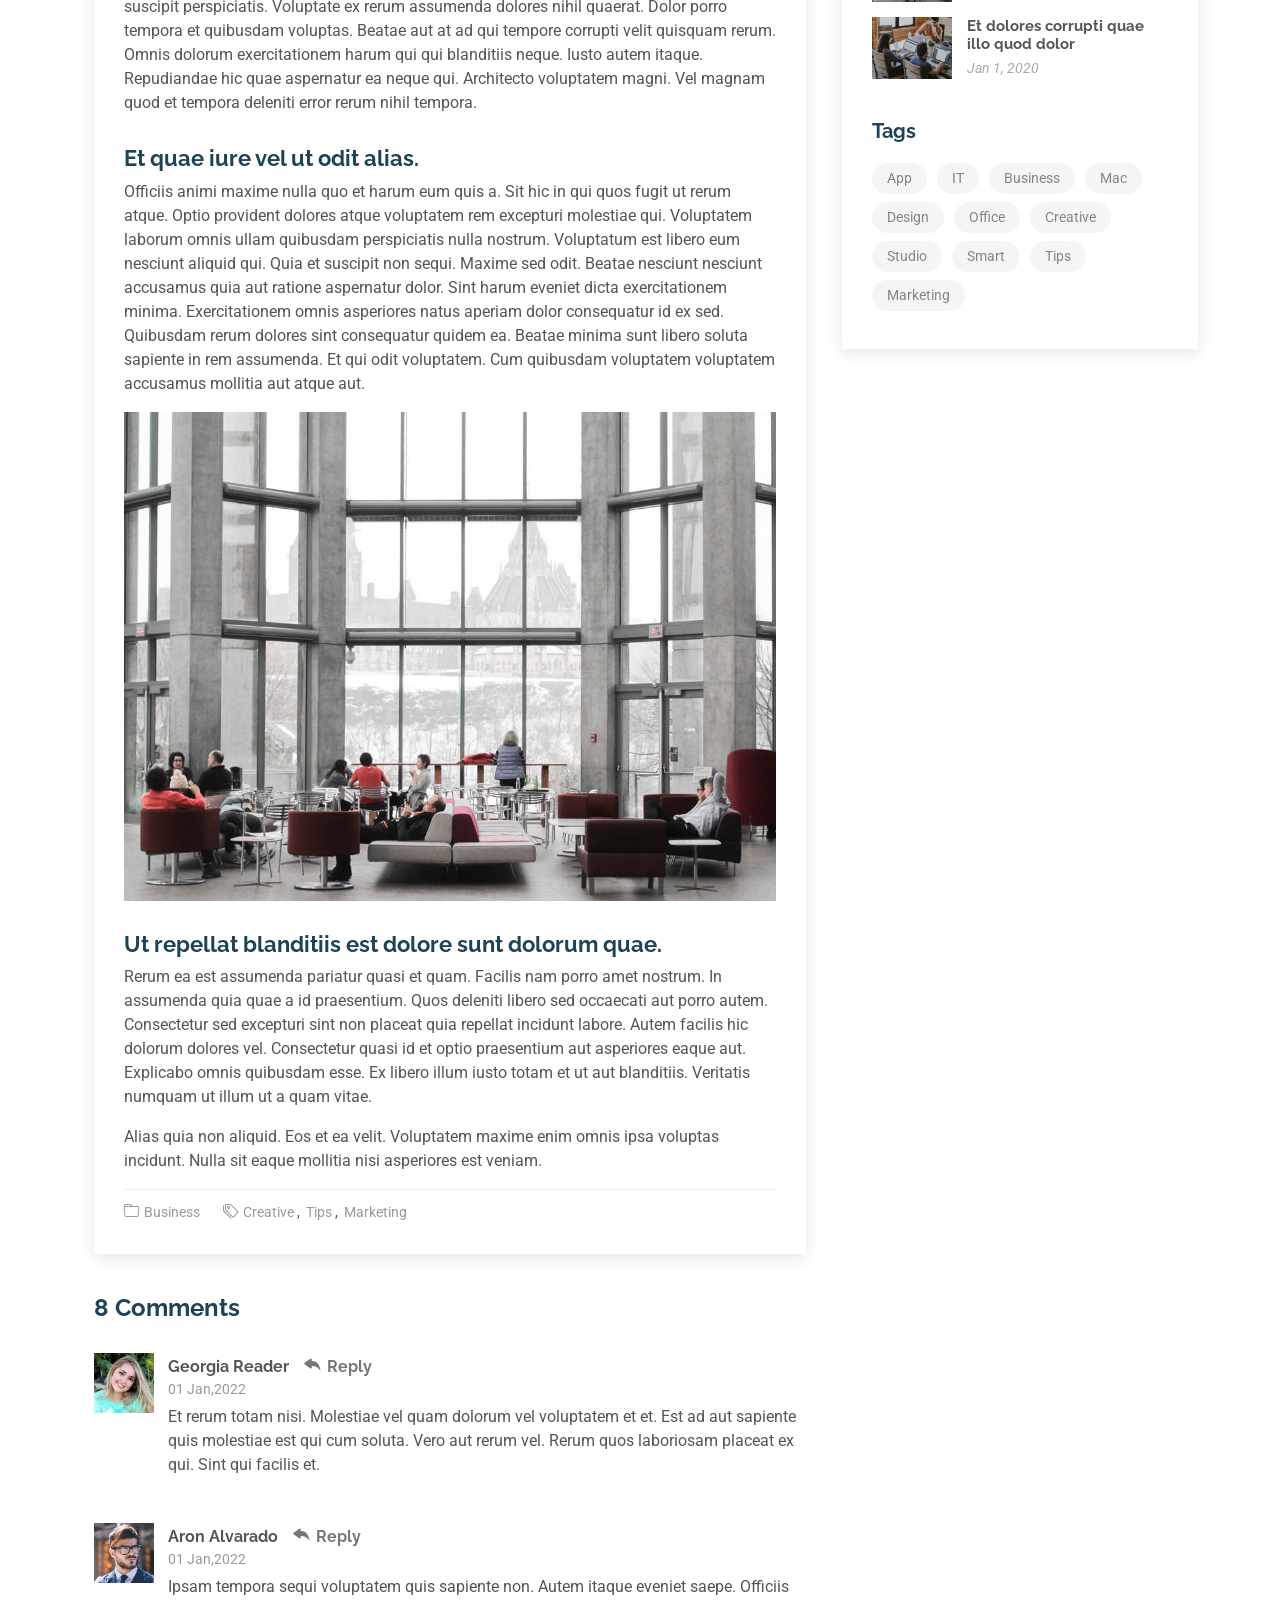
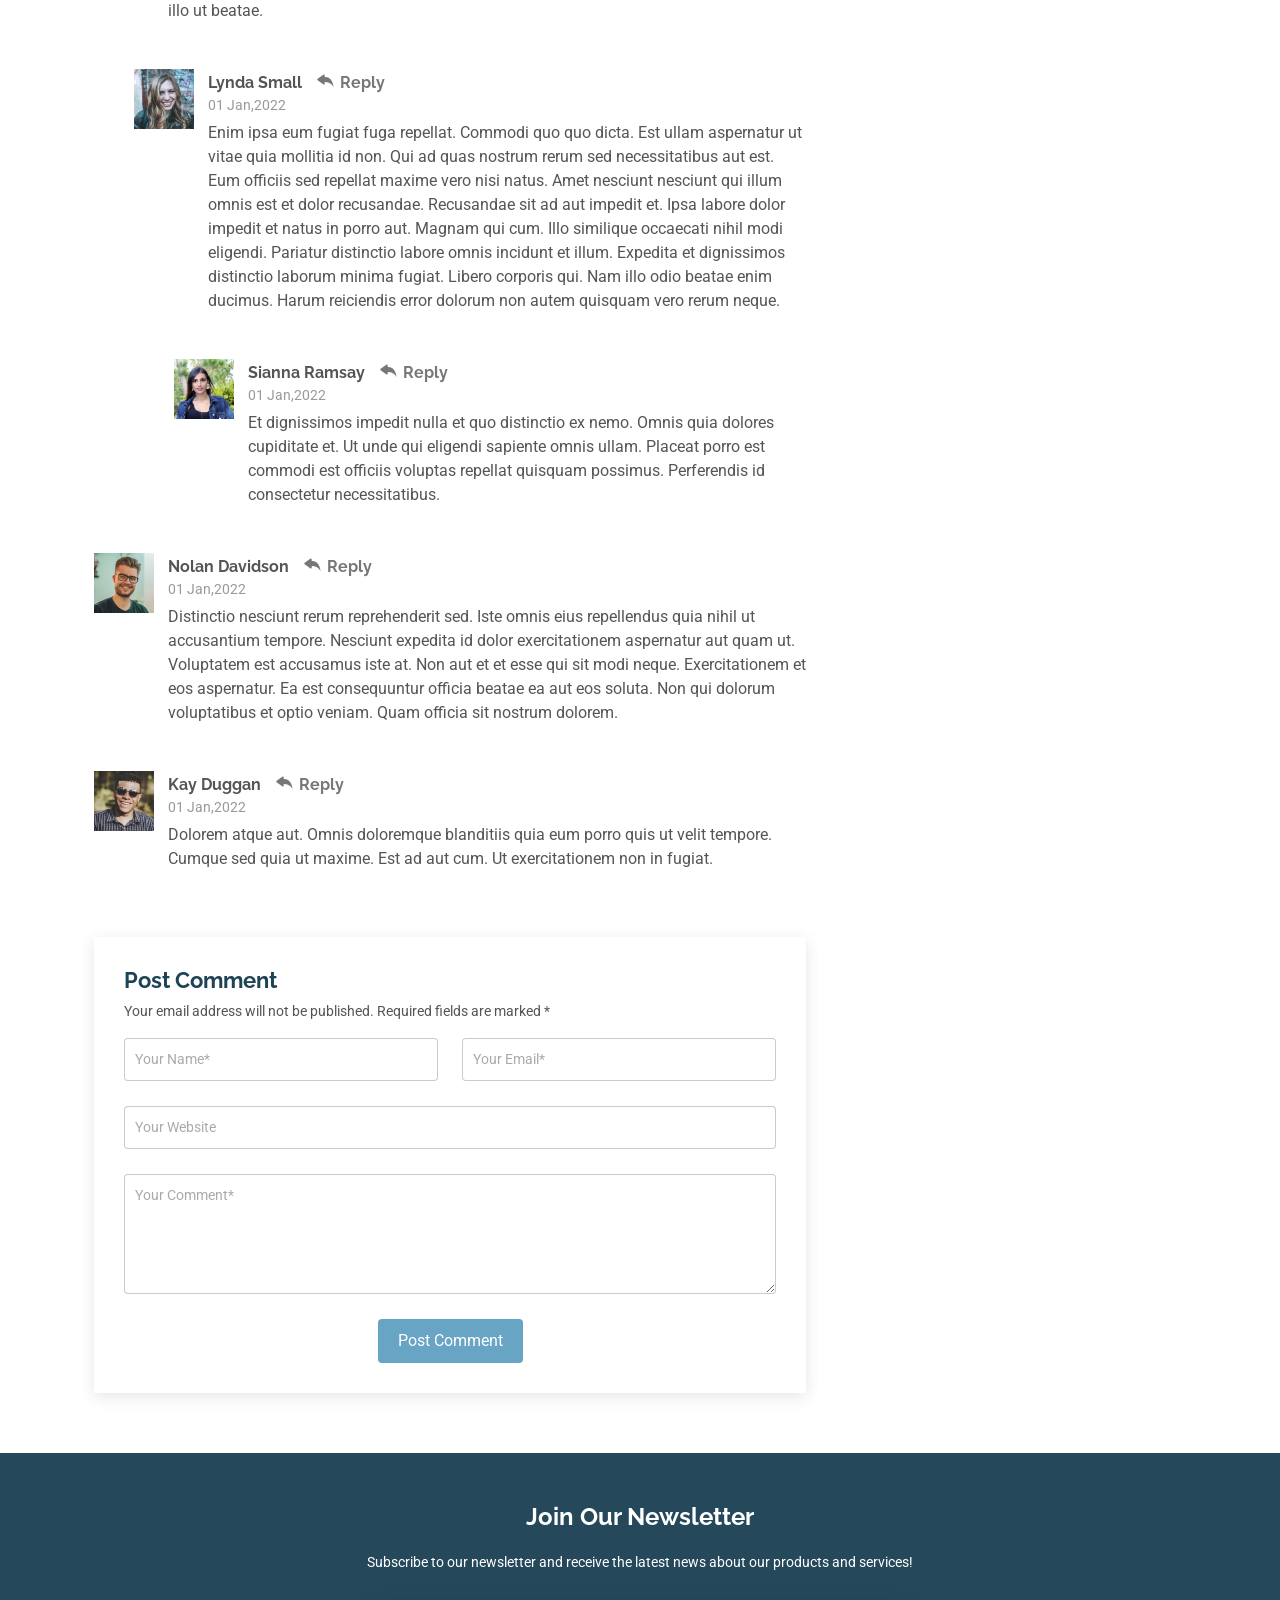
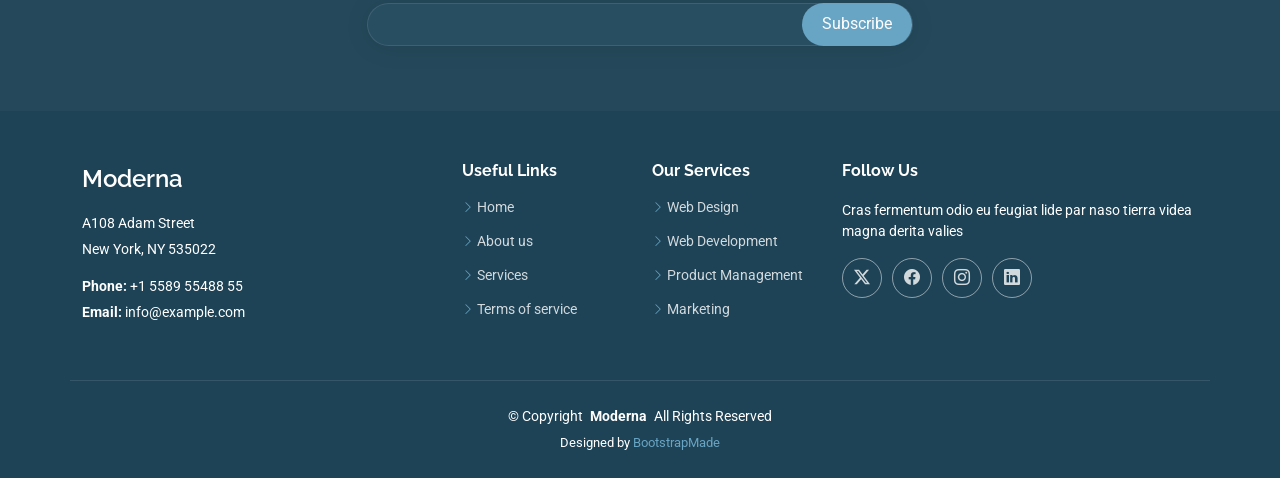
<file: PubliExito/blog-details.html>
<!DOCTYPE html>
<html lang="en">

<head>
  <meta charset="utf-8">
  <meta content="width=device-width, initial-scale=1.0" name="viewport">
  <title>Publiexito</title>
  <meta name="description" content="">
  <meta name="keywords" content="">

  <!-- Favicons -->
  <link href="assets/img/favicon.png" rel="icon">
  <link href="assets/img/apple-touch-icon.png" rel="apple-touch-icon">

  <!-- Fonts -->
  <link href="https://fonts.googleapis.com" rel="preconnect">
  <link href="https://fonts.gstatic.com" rel="preconnect" crossorigin>
  <link href="https://fonts.googleapis.com/css2?family=Roboto:ital,wght@0,100;0,300;0,400;0,500;0,700;0,900;1,100;1,300;1,400;1,500;1,700;1,900&family=Poppins:ital,wght@0,100;0,200;0,300;0,400;0,500;0,600;0,700;0,800;0,900;1,100;1,200;1,300;1,400;1,500;1,600;1,700;1,800;1,900&family=Raleway:ital,wght@0,100;0,200;0,300;0,400;0,500;0,600;0,700;0,800;0,900;1,100;1,200;1,300;1,400;1,500;1,600;1,700;1,800;1,900&display=swap" rel="stylesheet">

  <!-- Vendor CSS Files -->
  <link href="assets/vendor/bootstrap/css/bootstrap.min.css" rel="stylesheet">
  <link href="assets/vendor/bootstrap-icons/bootstrap-icons.css" rel="stylesheet">
  <link href="assets/vendor/aos/aos.css" rel="stylesheet">
  <link href="assets/vendor/glightbox/css/glightbox.min.css" rel="stylesheet">
  <link href="assets/vendor/swiper/swiper-bundle.min.css" rel="stylesheet">

  <!-- Main CSS File -->
  <link href="assets/css/main.css" rel="stylesheet">

  <!-- =======================================================
  * Template Name: Moderna
  * Template URL: https://bootstrapmade.com/free-bootstrap-template-corporate-moderna/
  * Updated: Aug 07 2024 with Bootstrap v5.3.3
  * Author: BootstrapMade.com
  * License: https://bootstrapmade.com/license/
  ======================================================== -->
</head>

<body class="blog-details-page">

  <header id="header" class="header d-flex align-items-center fixed-top">
    <div class="container-fluid container-xl position-relative d-flex align-items-center justify-content-between">

      <a href="index.html" class="logo d-flex align-items-center">
        <!-- Uncomment the line below if you also wish to use an image logo -->
        <!-- <img src="assets/img/logo.png" alt=""> -->
        <h1 class="sitename">Publiexito</h1>
      </a>

      <nav id="navmenu" class="navmenu">
        <ul>
          <li><a href="index.html">Inicio</a></li>
          <li><a href="about.html">Acerca de</a></li>
          <li><a href="services.html">Servicios</a></li>
          <li><a href="portfolio.html">Productos</a></li>
          <li><a href="team.html">Team</a></li>
          <li><a href="blog.html">Blog</a></li>
          <li class="dropdown"><a href="#"><span>Dropdown</span> <i class="bi bi-chevron-down toggle-dropdown"></i></a>
            <ul>
              <li><a href="#">Dropdown 1</a></li>
              <li class="dropdown"><a href="#"><span>Deep Dropdown</span> <i class="bi bi-chevron-down toggle-dropdown"></i></a>
                <ul>
                  <li><a href="#">Deep Dropdown 1</a></li>
                  <li><a href="#">Deep Dropdown 2</a></li>
                  <li><a href="#">Deep Dropdown 3</a></li>
                  <li><a href="#">Deep Dropdown 4</a></li>
                  <li><a href="#">Deep Dropdown 5</a></li>
                </ul>
              </li>
              <li><a href="#">Dropdown 2</a></li>
              <li><a href="#">Dropdown 3</a></li>
              <li><a href="#">Dropdown 4</a></li>
            </ul>
          </li>
          <li><a href="contact.html">Contact</a></li>
        </ul>
        <i class="mobile-nav-toggle d-xl-none bi bi-list"></i>
      </nav>

    </div>
  </header>

  <main class="main">

    <!-- Page Title -->
    <div class="page-title dark-background">
      <div class="container position-relative">
        <h1>Blog Details</h1>
        <p>Esse dolorum voluptatum ullam est sint nemo et est ipsa porro placeat quibusdam quia assumenda numquam molestias.</p>
        <nav class="breadcrumbs">
          <ol>
            <li><a href="index.html">Home</a></li>
            <li class="current">Blog Details</li>
          </ol>
        </nav>
      </div>
    </div><!-- End Page Title -->

    <div class="container">
      <div class="row">

        <div class="col-lg-8">

          <!-- Blog Details Section -->
          <section id="blog-details" class="blog-details section">
            <div class="container">

              <article class="article">

                <div class="post-img">
                  <img src="assets/img/blog/blog-1.jpg" alt="" class="img-fluid">
                </div>

                <h2 class="title">Dolorum optio tempore voluptas dignissimos cumque fuga qui quibusdam quia</h2>

                <div class="meta-top">
                  <ul>
                    <li class="d-flex align-items-center"><i class="bi bi-person"></i> <a href="blog-details.html">John Doe</a></li>
                    <li class="d-flex align-items-center"><i class="bi bi-clock"></i> <a href="blog-details.html"><time datetime="2020-01-01">Jan 1, 2022</time></a></li>
                    <li class="d-flex align-items-center"><i class="bi bi-chat-dots"></i> <a href="blog-details.html">12 Comments</a></li>
                  </ul>
                </div><!-- End meta top -->

                <div class="content">
                  <p>
                    Similique neque nam consequuntur ad non maxime aliquam quas. Quibusdam animi praesentium. Aliquam et laboriosam eius aut nostrum quidem aliquid dicta.
                    Et eveniet enim. Qui velit est ea dolorem doloremque deleniti aperiam unde soluta. Est cum et quod quos aut ut et sit sunt. Voluptate porro consequatur assumenda perferendis dolore.
                  </p>

                  <p>
                    Sit repellat hic cupiditate hic ut nemo. Quis nihil sunt non reiciendis. Sequi in accusamus harum vel aspernatur. Excepturi numquam nihil cumque odio. Et voluptate cupiditate.
                  </p>

                  <blockquote>
                    <p>
                      Et vero doloremque tempore voluptatem ratione vel aut. Deleniti sunt animi aut. Aut eos aliquam doloribus minus autem quos.
                    </p>
                  </blockquote>

                  <p>
                    Sed quo laboriosam qui architecto. Occaecati repellendus omnis dicta inventore tempore provident voluptas mollitia aliquid. Id repellendus quia. Asperiores nihil magni dicta est suscipit perspiciatis. Voluptate ex rerum assumenda dolores nihil quaerat.
                    Dolor porro tempora et quibusdam voluptas. Beatae aut at ad qui tempore corrupti velit quisquam rerum. Omnis dolorum exercitationem harum qui qui blanditiis neque.
                    Iusto autem itaque. Repudiandae hic quae aspernatur ea neque qui. Architecto voluptatem magni. Vel magnam quod et tempora deleniti error rerum nihil tempora.
                  </p>

                  <h3>Et quae iure vel ut odit alias.</h3>
                  <p>
                    Officiis animi maxime nulla quo et harum eum quis a. Sit hic in qui quos fugit ut rerum atque. Optio provident dolores atque voluptatem rem excepturi molestiae qui. Voluptatem laborum omnis ullam quibusdam perspiciatis nulla nostrum. Voluptatum est libero eum nesciunt aliquid qui.
                    Quia et suscipit non sequi. Maxime sed odit. Beatae nesciunt nesciunt accusamus quia aut ratione aspernatur dolor. Sint harum eveniet dicta exercitationem minima. Exercitationem omnis asperiores natus aperiam dolor consequatur id ex sed. Quibusdam rerum dolores sint consequatur quidem ea.
                    Beatae minima sunt libero soluta sapiente in rem assumenda. Et qui odit voluptatem. Cum quibusdam voluptatem voluptatem accusamus mollitia aut atque aut.
                  </p>
                  <img src="assets/img/blog/blog-inside-post.jpg" class="img-fluid" alt="">

                  <h3>Ut repellat blanditiis est dolore sunt dolorum quae.</h3>
                  <p>
                    Rerum ea est assumenda pariatur quasi et quam. Facilis nam porro amet nostrum. In assumenda quia quae a id praesentium. Quos deleniti libero sed occaecati aut porro autem. Consectetur sed excepturi sint non placeat quia repellat incidunt labore. Autem facilis hic dolorum dolores vel.
                    Consectetur quasi id et optio praesentium aut asperiores eaque aut. Explicabo omnis quibusdam esse. Ex libero illum iusto totam et ut aut blanditiis. Veritatis numquam ut illum ut a quam vitae.
                  </p>
                  <p>
                    Alias quia non aliquid. Eos et ea velit. Voluptatem maxime enim omnis ipsa voluptas incidunt. Nulla sit eaque mollitia nisi asperiores est veniam.
                  </p>

                </div><!-- End post content -->

                <div class="meta-bottom">
                  <i class="bi bi-folder"></i>
                  <ul class="cats">
                    <li><a href="#">Business</a></li>
                  </ul>

                  <i class="bi bi-tags"></i>
                  <ul class="tags">
                    <li><a href="#">Creative</a></li>
                    <li><a href="#">Tips</a></li>
                    <li><a href="#">Marketing</a></li>
                  </ul>
                </div><!-- End meta bottom -->

              </article>

            </div>
          </section><!-- /Blog Details Section -->

          <!-- Blog Comments Section -->
          <section id="blog-comments" class="blog-comments section">

            <div class="container">

              <h4 class="comments-count">8 Comments</h4>

              <div id="comment-1" class="comment">
                <div class="d-flex">
                  <div class="comment-img"><img src="assets/img/blog/comments-1.jpg" alt=""></div>
                  <div>
                    <h5><a href="">Georgia Reader</a> <a href="#" class="reply"><i class="bi bi-reply-fill"></i> Reply</a></h5>
                    <time datetime="2020-01-01">01 Jan,2022</time>
                    <p>
                      Et rerum totam nisi. Molestiae vel quam dolorum vel voluptatem et et. Est ad aut sapiente quis molestiae est qui cum soluta.
                      Vero aut rerum vel. Rerum quos laboriosam placeat ex qui. Sint qui facilis et.
                    </p>
                  </div>
                </div>
              </div><!-- End comment #1 -->

              <div id="comment-2" class="comment">
                <div class="d-flex">
                  <div class="comment-img"><img src="assets/img/blog/comments-2.jpg" alt=""></div>
                  <div>
                    <h5><a href="">Aron Alvarado</a> <a href="#" class="reply"><i class="bi bi-reply-fill"></i> Reply</a></h5>
                    <time datetime="2020-01-01">01 Jan,2022</time>
                    <p>
                      Ipsam tempora sequi voluptatem quis sapiente non. Autem itaque eveniet saepe. Officiis illo ut beatae.
                    </p>
                  </div>
                </div>

                <div id="comment-reply-1" class="comment comment-reply">
                  <div class="d-flex">
                    <div class="comment-img"><img src="assets/img/blog/comments-3.jpg" alt=""></div>
                    <div>
                      <h5><a href="">Lynda Small</a> <a href="#" class="reply"><i class="bi bi-reply-fill"></i> Reply</a></h5>
                      <time datetime="2020-01-01">01 Jan,2022</time>
                      <p>
                        Enim ipsa eum fugiat fuga repellat. Commodi quo quo dicta. Est ullam aspernatur ut vitae quia mollitia id non. Qui ad quas nostrum rerum sed necessitatibus aut est. Eum officiis sed repellat maxime vero nisi natus. Amet nesciunt nesciunt qui illum omnis est et dolor recusandae.

                        Recusandae sit ad aut impedit et. Ipsa labore dolor impedit et natus in porro aut. Magnam qui cum. Illo similique occaecati nihil modi eligendi. Pariatur distinctio labore omnis incidunt et illum. Expedita et dignissimos distinctio laborum minima fugiat.

                        Libero corporis qui. Nam illo odio beatae enim ducimus. Harum reiciendis error dolorum non autem quisquam vero rerum neque.
                      </p>
                    </div>
                  </div>

                  <div id="comment-reply-2" class="comment comment-reply">
                    <div class="d-flex">
                      <div class="comment-img"><img src="assets/img/blog/comments-4.jpg" alt=""></div>
                      <div>
                        <h5><a href="">Sianna Ramsay</a> <a href="#" class="reply"><i class="bi bi-reply-fill"></i> Reply</a></h5>
                        <time datetime="2020-01-01">01 Jan,2022</time>
                        <p>
                          Et dignissimos impedit nulla et quo distinctio ex nemo. Omnis quia dolores cupiditate et. Ut unde qui eligendi sapiente omnis ullam. Placeat porro est commodi est officiis voluptas repellat quisquam possimus. Perferendis id consectetur necessitatibus.
                        </p>
                      </div>
                    </div>

                  </div><!-- End comment reply #2-->

                </div><!-- End comment reply #1-->

              </div><!-- End comment #2-->

              <div id="comment-3" class="comment">
                <div class="d-flex">
                  <div class="comment-img"><img src="assets/img/blog/comments-5.jpg" alt=""></div>
                  <div>
                    <h5><a href="">Nolan Davidson</a> <a href="#" class="reply"><i class="bi bi-reply-fill"></i> Reply</a></h5>
                    <time datetime="2020-01-01">01 Jan,2022</time>
                    <p>
                      Distinctio nesciunt rerum reprehenderit sed. Iste omnis eius repellendus quia nihil ut accusantium tempore. Nesciunt expedita id dolor exercitationem aspernatur aut quam ut. Voluptatem est accusamus iste at.
                      Non aut et et esse qui sit modi neque. Exercitationem et eos aspernatur. Ea est consequuntur officia beatae ea aut eos soluta. Non qui dolorum voluptatibus et optio veniam. Quam officia sit nostrum dolorem.
                    </p>
                  </div>
                </div>

              </div><!-- End comment #3 -->

              <div id="comment-4" class="comment">
                <div class="d-flex">
                  <div class="comment-img"><img src="assets/img/blog/comments-6.jpg" alt=""></div>
                  <div>
                    <h5><a href="">Kay Duggan</a> <a href="#" class="reply"><i class="bi bi-reply-fill"></i> Reply</a></h5>
                    <time datetime="2020-01-01">01 Jan,2022</time>
                    <p>
                      Dolorem atque aut. Omnis doloremque blanditiis quia eum porro quis ut velit tempore. Cumque sed quia ut maxime. Est ad aut cum. Ut exercitationem non in fugiat.
                    </p>
                  </div>
                </div>

              </div><!-- End comment #4 -->

            </div>

          </section><!-- /Blog Comments Section -->

          <!-- Comment Form Section -->
          <section id="comment-form" class="comment-form section">
            <div class="container">

              <form action="">

                <h4>Post Comment</h4>
                <p>Your email address will not be published. Required fields are marked * </p>
                <div class="row">
                  <div class="col-md-6 form-group">
                    <input name="name" type="text" class="form-control" placeholder="Your Name*">
                  </div>
                  <div class="col-md-6 form-group">
                    <input name="email" type="text" class="form-control" placeholder="Your Email*">
                  </div>
                </div>
                <div class="row">
                  <div class="col form-group">
                    <input name="website" type="text" class="form-control" placeholder="Your Website">
                  </div>
                </div>
                <div class="row">
                  <div class="col form-group">
                    <textarea name="comment" class="form-control" placeholder="Your Comment*"></textarea>
                  </div>
                </div>

                <div class="text-center">
                  <button type="submit" class="btn btn-primary">Post Comment</button>
                </div>

              </form>

            </div>
          </section><!-- /Comment Form Section -->

        </div>

        <div class="col-lg-4 sidebar">

          <div class="widgets-container">

            <!-- Blog Author Widget -->
            <div class="blog-author-widget widget-item">

              <div class="d-flex flex-column align-items-center">
                <img src="assets/img/blog/blog-author.jpg" class="rounded-circle flex-shrink-0" alt="">
                <h4>Jane Smith</h4>
                <div class="social-links">
                  <a href="https://x.com/#"><i class="bi bi-twitter-x"></i></a>
                  <a href="https://facebook.com/#"><i class="bi bi-facebook"></i></a>
                  <a href="https://instagram.com/#"><i class="biu bi-instagram"></i></a>
                  <a href="https://instagram.com/#"><i class="biu bi-linkedin"></i></a>
                </div>

                <p>
                  Itaque quidem optio quia voluptatibus dolorem dolor. Modi eum sed possimus accusantium. Quas repellat voluptatem officia numquam sint aspernatur voluptas. Esse et accusantium ut unde voluptas.
                </p>

              </div>
            </div><!--/Blog Author Widget -->

            <!-- Search Widget -->
            <div class="search-widget widget-item">

              <h3 class="widget-title">Search</h3>
              <form action="">
                <input type="text">
                <button type="submit" title="Search"><i class="bi bi-search"></i></button>
              </form>

            </div><!--/Search Widget -->

            <!-- Categories Widget -->
            <div class="categories-widget widget-item">

              <h3 class="widget-title">Categories</h3>
              <ul class="mt-3">
                <li><a href="#">General <span>(25)</span></a></li>
                <li><a href="#">Lifestyle <span>(12)</span></a></li>
                <li><a href="#">Travel <span>(5)</span></a></li>
                <li><a href="#">Design <span>(22)</span></a></li>
                <li><a href="#">Creative <span>(8)</span></a></li>
                <li><a href="#">Educaion <span>(14)</span></a></li>
              </ul>

            </div><!--/Categories Widget -->

            <!-- Recent Posts Widget -->
            <div class="recent-posts-widget widget-item">

              <h3 class="widget-title">Recent Posts</h3>

              <div class="post-item">
                <img src="assets/img/blog/blog-recent-1.jpg" alt="" class="flex-shrink-0">
                <div>
                  <h4><a href="blog-details.html">Nihil blanditiis at in nihil autem</a></h4>
                  <time datetime="2020-01-01">Jan 1, 2020</time>
                </div>
              </div><!-- End recent post item-->

              <div class="post-item">
                <img src="assets/img/blog/blog-recent-2.jpg" alt="" class="flex-shrink-0">
                <div>
                  <h4><a href="blog-details.html">Quidem autem et impedit</a></h4>
                  <time datetime="2020-01-01">Jan 1, 2020</time>
                </div>
              </div><!-- End recent post item-->

              <div class="post-item">
                <img src="assets/img/blog/blog-recent-3.jpg" alt="" class="flex-shrink-0">
                <div>
                  <h4><a href="blog-details.html">Id quia et et ut maxime similique occaecati ut</a></h4>
                  <time datetime="2020-01-01">Jan 1, 2020</time>
                </div>
              </div><!-- End recent post item-->

              <div class="post-item">
                <img src="assets/img/blog/blog-recent-4.jpg" alt="" class="flex-shrink-0">
                <div>
                  <h4><a href="blog-details.html">Laborum corporis quo dara net para</a></h4>
                  <time datetime="2020-01-01">Jan 1, 2020</time>
                </div>
              </div><!-- End recent post item-->

              <div class="post-item">
                <img src="assets/img/blog/blog-recent-5.jpg" alt="" class="flex-shrink-0">
                <div>
                  <h4><a href="blog-details.html">Et dolores corrupti quae illo quod dolor</a></h4>
                  <time datetime="2020-01-01">Jan 1, 2020</time>
                </div>
              </div><!-- End recent post item-->

            </div><!--/Recent Posts Widget -->

            <!-- Tags Widget -->
            <div class="tags-widget widget-item">

              <h3 class="widget-title">Tags</h3>
              <ul>
                <li><a href="#">App</a></li>
                <li><a href="#">IT</a></li>
                <li><a href="#">Business</a></li>
                <li><a href="#">Mac</a></li>
                <li><a href="#">Design</a></li>
                <li><a href="#">Office</a></li>
                <li><a href="#">Creative</a></li>
                <li><a href="#">Studio</a></li>
                <li><a href="#">Smart</a></li>
                <li><a href="#">Tips</a></li>
                <li><a href="#">Marketing</a></li>
              </ul>

            </div><!--/Tags Widget -->

          </div>

        </div>

      </div>
    </div>

  </main>

  <footer id="footer" class="footer dark-background">

    <div class="footer-newsletter">
      <div class="container">
        <div class="row justify-content-center text-center">
          <div class="col-lg-6">
            <h4>Join Our Newsletter</h4>
            <p>Subscribe to our newsletter and receive the latest news about our products and services!</p>
            <form action="forms/newsletter.php" method="post" class="php-email-form">
              <div class="newsletter-form"><input type="email" name="email"><input type="submit" value="Subscribe"></div>
              <div class="loading">Loading</div>
              <div class="error-message"></div>
              <div class="sent-message">Your subscription request has been sent. Thank you!</div>
            </form>
          </div>
        </div>
      </div>
    </div>

    <div class="container footer-top">
      <div class="row gy-4">
        <div class="col-lg-4 col-md-6 footer-about">
          <a href="index.html" class="d-flex align-items-center">
            <span class="sitename">Moderna</span>
          </a>
          <div class="footer-contact pt-3">
            <p>A108 Adam Street</p>
            <p>New York, NY 535022</p>
            <p class="mt-3"><strong>Phone:</strong> <span>+1 5589 55488 55</span></p>
            <p><strong>Email:</strong> <span>info@example.com</span></p>
          </div>
        </div>

        <div class="col-lg-2 col-md-3 footer-links">
          <h4>Useful Links</h4>
          <ul>
            <li><i class="bi bi-chevron-right"></i> <a href="#">Home</a></li>
            <li><i class="bi bi-chevron-right"></i> <a href="#">About us</a></li>
            <li><i class="bi bi-chevron-right"></i> <a href="#">Services</a></li>
            <li><i class="bi bi-chevron-right"></i> <a href="#">Terms of service</a></li>
          </ul>
        </div>

        <div class="col-lg-2 col-md-3 footer-links">
          <h4>Our Services</h4>
          <ul>
            <li><i class="bi bi-chevron-right"></i> <a href="#">Web Design</a></li>
            <li><i class="bi bi-chevron-right"></i> <a href="#">Web Development</a></li>
            <li><i class="bi bi-chevron-right"></i> <a href="#">Product Management</a></li>
            <li><i class="bi bi-chevron-right"></i> <a href="#">Marketing</a></li>
          </ul>
        </div>

        <div class="col-lg-4 col-md-12">
          <h4>Follow Us</h4>
          <p>Cras fermentum odio eu feugiat lide par naso tierra videa magna derita valies</p>
          <div class="social-links d-flex">
            <a href=""><i class="bi bi-twitter-x"></i></a>
            <a href=""><i class="bi bi-facebook"></i></a>
            <a href=""><i class="bi bi-instagram"></i></a>
            <a href=""><i class="bi bi-linkedin"></i></a>
          </div>
        </div>

      </div>
    </div>

    <div class="container copyright text-center mt-4">
      <p>© <span>Copyright</span> <strong class="px-1 sitename">Moderna</strong> <span>All Rights Reserved</span></p>
      <div class="credits">
        <!-- All the links in the footer should remain intact. -->
        <!-- You can delete the links only if you've purchased the pro version. -->
        <!-- Licensing information: https://bootstrapmade.com/license/ -->
        <!-- Purchase the pro version with working PHP/AJAX contact form: [buy-url] -->
        Designed by <a href="https://bootstrapmade.com/">BootstrapMade</a>
      </div>
    </div>

  </footer>

  <!-- Scroll Top -->
  <a href="#" id="scroll-top" class="scroll-top d-flex align-items-center justify-content-center"><i class="bi bi-arrow-up-short"></i></a>

  <!-- Preloader -->
  <div id="preloader"></div>

  <!-- Vendor JS Files -->
  <script src="assets/vendor/bootstrap/js/bootstrap.bundle.min.js"></script>
  <script src="assets/vendor/php-email-form/validate.js"></script>
  <script src="assets/vendor/aos/aos.js"></script>
  <script src="assets/vendor/glightbox/js/glightbox.min.js"></script>
  <script src="assets/vendor/purecounter/purecounter_vanilla.js"></script>
  <script src="assets/vendor/swiper/swiper-bundle.min.js"></script>
  <script src="assets/vendor/waypoints/noframework.waypoints.js"></script>
  <script src="assets/vendor/imagesloaded/imagesloaded.pkgd.min.js"></script>
  <script src="assets/vendor/isotope-layout/isotope.pkgd.min.js"></script>

  <!-- Main JS File -->
  <script src="assets/js/main.js"></script>

</body>

</html>
</file>
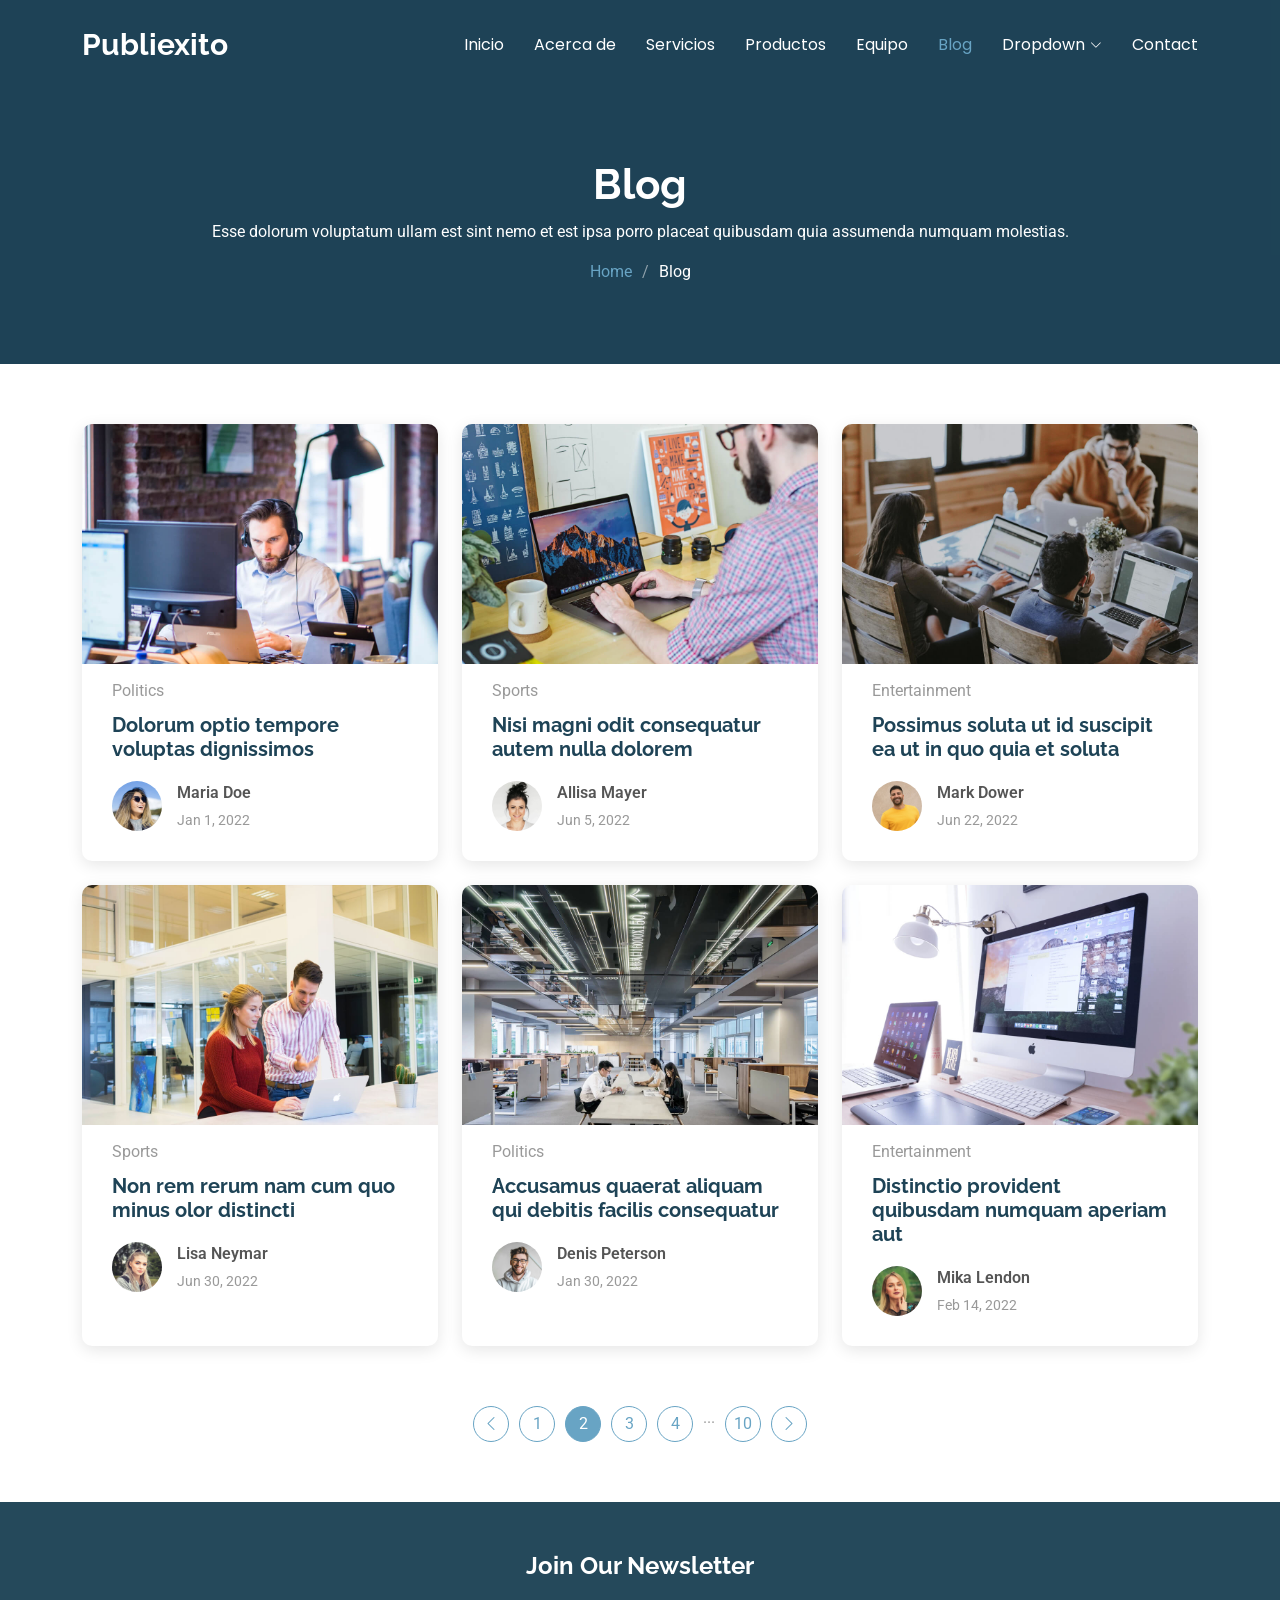
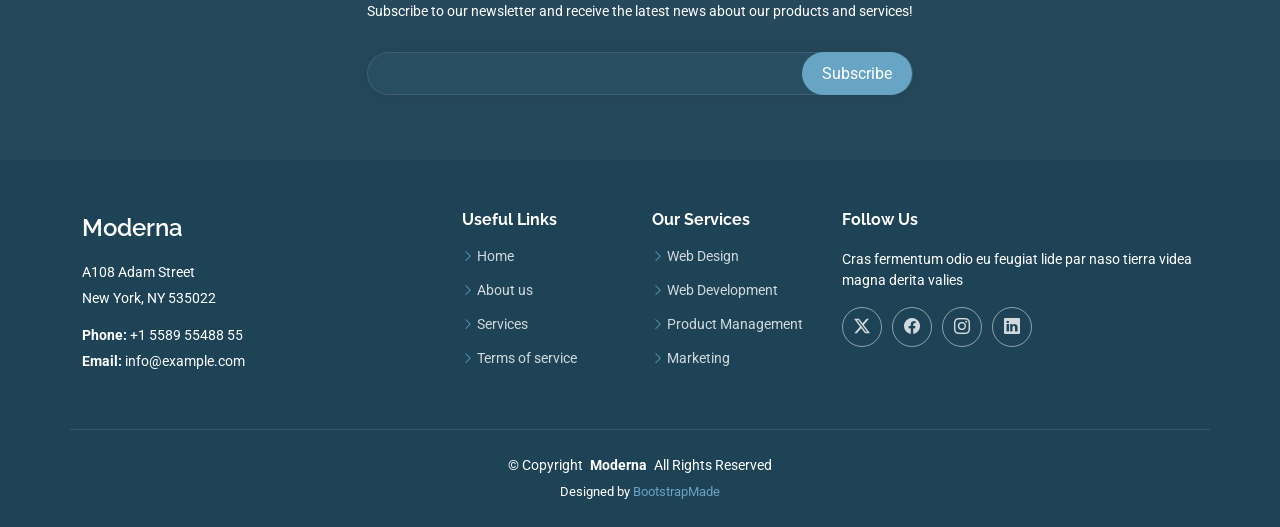
<file: PubliExito/blog.html>
<!DOCTYPE html>
<html lang="en">

<head>
  <meta charset="utf-8">
  <meta content="width=device-width, initial-scale=1.0" name="viewport">
  <title>Publiexito</title>
  <meta name="description" content="">
  <meta name="keywords" content="">

  <!-- Favicons -->
  <link href="assets/img/favicon.png" rel="icon">
  <link href="assets/img/apple-touch-icon.png" rel="apple-touch-icon">

  <!-- Fonts -->
  <link href="https://fonts.googleapis.com" rel="preconnect">
  <link href="https://fonts.gstatic.com" rel="preconnect" crossorigin>
  <link href="https://fonts.googleapis.com/css2?family=Roboto:ital,wght@0,100;0,300;0,400;0,500;0,700;0,900;1,100;1,300;1,400;1,500;1,700;1,900&family=Poppins:ital,wght@0,100;0,200;0,300;0,400;0,500;0,600;0,700;0,800;0,900;1,100;1,200;1,300;1,400;1,500;1,600;1,700;1,800;1,900&family=Raleway:ital,wght@0,100;0,200;0,300;0,400;0,500;0,600;0,700;0,800;0,900;1,100;1,200;1,300;1,400;1,500;1,600;1,700;1,800;1,900&display=swap" rel="stylesheet">

  <!-- Vendor CSS Files -->
  <link href="assets/vendor/bootstrap/css/bootstrap.min.css" rel="stylesheet">
  <link href="assets/vendor/bootstrap-icons/bootstrap-icons.css" rel="stylesheet">
  <link href="assets/vendor/aos/aos.css" rel="stylesheet">
  <link href="assets/vendor/glightbox/css/glightbox.min.css" rel="stylesheet">
  <link href="assets/vendor/swiper/swiper-bundle.min.css" rel="stylesheet">

  <!-- Main CSS File -->
  <link href="assets/css/main.css" rel="stylesheet">

  <!-- =======================================================
  * Template Name: Moderna
  * Template URL: https://bootstrapmade.com/free-bootstrap-template-corporate-moderna/
  * Updated: Aug 07 2024 with Bootstrap v5.3.3
  * Author: BootstrapMade.com
  * License: https://bootstrapmade.com/license/
  ======================================================== -->
</head>

<body class="blog-page">

  <header id="header" class="header d-flex align-items-center fixed-top">
    <div class="container-fluid container-xl position-relative d-flex align-items-center justify-content-between">

      <a href="index.html" class="logo d-flex align-items-center">
        <!-- Uncomment the line below if you also wish to use an image logo -->
        <!-- <img src="assets/img/logo.png" alt=""> -->
        <h1 class="sitename">Publiexito</h1>
      </a>

      <nav id="navmenu" class="navmenu">
        <ul>
          <li><a href="index.html">Inicio</a></li>
          <li><a href="about.html">Acerca de</a></li>
          <li><a href="services.html">Servicios</a></li>
          <li><a href="portfolio.html">Productos</a></li>
          <li><a href="team.html">Equipo</a></li>
          <li><a href="blog.html" class="active">Blog</a></li>
          <li class="dropdown"><a href="#"><span>Dropdown</span> <i class="bi bi-chevron-down toggle-dropdown"></i></a>
            <ul>
              <li><a href="#">Dropdown 1</a></li>
              <li class="dropdown"><a href="#"><span>Deep Dropdown</span> <i class="bi bi-chevron-down toggle-dropdown"></i></a>
                <ul>
                  <li><a href="#">Deep Dropdown 1</a></li>
                  <li><a href="#">Deep Dropdown 2</a></li>
                  <li><a href="#">Deep Dropdown 3</a></li>
                  <li><a href="#">Deep Dropdown 4</a></li>
                  <li><a href="#">Deep Dropdown 5</a></li>
                </ul>
              </li>
              <li><a href="#">Dropdown 2</a></li>
              <li><a href="#">Dropdown 3</a></li>
              <li><a href="#">Dropdown 4</a></li>
            </ul>
          </li>
          <li><a href="contact.html">Contact</a></li>
        </ul>
        <i class="mobile-nav-toggle d-xl-none bi bi-list"></i>
      </nav>

    </div>
  </header>

  <main class="main">

    <!-- Page Title -->
    <div class="page-title dark-background">
      <div class="container position-relative">
        <h1>Blog</h1>
        <p>Esse dolorum voluptatum ullam est sint nemo et est ipsa porro placeat quibusdam quia assumenda numquam molestias.</p>
        <nav class="breadcrumbs">
          <ol>
            <li><a href="index.html">Home</a></li>
            <li class="current">Blog</li>
          </ol>
        </nav>
      </div>
    </div><!-- End Page Title -->

    <!-- Blog Posts Section -->
    <section id="blog-posts" class="blog-posts section">

      <div class="container">
        <div class="row gy-4">

          <div class="col-lg-4">
            <article>

              <div class="post-img">
                <img src="assets/img/blog/blog-1.jpg" alt="" class="img-fluid">
              </div>

              <p class="post-category">Politics</p>

              <h2 class="title">
                <a href="blog-details.html">Dolorum optio tempore voluptas dignissimos</a>
              </h2>

              <div class="d-flex align-items-center">
                <img src="assets/img/blog/blog-author.jpg" alt="" class="img-fluid post-author-img flex-shrink-0">
                <div class="post-meta">
                  <p class="post-author">Maria Doe</p>
                  <p class="post-date">
                    <time datetime="2022-01-01">Jan 1, 2022</time>
                  </p>
                </div>
              </div>

            </article>
          </div><!-- End post list item -->

          <div class="col-lg-4">
            <article>

              <div class="post-img">
                <img src="assets/img/blog/blog-2.jpg" alt="" class="img-fluid">
              </div>

              <p class="post-category">Sports</p>

              <h2 class="title">
                <a href="blog-details.html">Nisi magni odit consequatur autem nulla dolorem</a>
              </h2>

              <div class="d-flex align-items-center">
                <img src="assets/img/blog/blog-author-2.jpg" alt="" class="img-fluid post-author-img flex-shrink-0">
                <div class="post-meta">
                  <p class="post-author">Allisa Mayer</p>
                  <p class="post-date">
                    <time datetime="2022-01-01">Jun 5, 2022</time>
                  </p>
                </div>
              </div>

            </article>
          </div><!-- End post list item -->

          <div class="col-lg-4">
            <article>

              <div class="post-img">
                <img src="assets/img/blog/blog-3.jpg" alt="" class="img-fluid">
              </div>

              <p class="post-category">Entertainment</p>

              <h2 class="title">
                <a href="blog-details.html">Possimus soluta ut id suscipit ea ut in quo quia et soluta</a>
              </h2>

              <div class="d-flex align-items-center">
                <img src="assets/img/blog/blog-author-3.jpg" alt="" class="img-fluid post-author-img flex-shrink-0">
                <div class="post-meta">
                  <p class="post-author">Mark Dower</p>
                  <p class="post-date">
                    <time datetime="2022-01-01">Jun 22, 2022</time>
                  </p>
                </div>
              </div>

            </article>
          </div><!-- End post list item -->

          <div class="col-lg-4">
            <article>

              <div class="post-img">
                <img src="assets/img/blog/blog-4.jpg" alt="" class="img-fluid">
              </div>

              <p class="post-category">Sports</p>

              <h2 class="title">
                <a href="blog-details.html">Non rem rerum nam cum quo minus olor distincti</a>
              </h2>

              <div class="d-flex align-items-center">
                <img src="assets/img/blog/blog-author-4.jpg" alt="" class="img-fluid post-author-img flex-shrink-0">
                <div class="post-meta">
                  <p class="post-author">Lisa Neymar</p>
                  <p class="post-date">
                    <time datetime="2022-01-01">Jun 30, 2022</time>
                  </p>
                </div>
              </div>

            </article>
          </div><!-- End post list item -->

          <div class="col-lg-4">
            <article>

              <div class="post-img">
                <img src="assets/img/blog/blog-5.jpg" alt="" class="img-fluid">
              </div>

              <p class="post-category">Politics</p>

              <h2 class="title">
                <a href="blog-details.html">Accusamus quaerat aliquam qui debitis facilis consequatur</a>
              </h2>

              <div class="d-flex align-items-center">
                <img src="assets/img/blog/blog-author-5.jpg" alt="" class="img-fluid post-author-img flex-shrink-0">
                <div class="post-meta">
                  <p class="post-author">Denis Peterson</p>
                  <p class="post-date">
                    <time datetime="2022-01-01">Jan 30, 2022</time>
                  </p>
                </div>
              </div>

            </article>
          </div><!-- End post list item -->

          <div class="col-lg-4">
            <article>

              <div class="post-img">
                <img src="assets/img/blog/blog-6.jpg" alt="" class="img-fluid">
              </div>

              <p class="post-category">Entertainment</p>

              <h2 class="title">
                <a href="blog-details.html">Distinctio provident quibusdam numquam aperiam aut</a>
              </h2>

              <div class="d-flex align-items-center">
                <img src="assets/img/blog/blog-author-6.jpg" alt="" class="img-fluid post-author-img flex-shrink-0">
                <div class="post-meta">
                  <p class="post-author">Mika Lendon</p>
                  <p class="post-date">
                    <time datetime="2022-01-01">Feb 14, 2022</time>
                  </p>
                </div>
              </div>

            </article>
          </div><!-- End post list item -->

        </div>
      </div>

    </section><!-- /Blog Posts Section -->

    <!-- Blog Pagination Section -->
    <section id="blog-pagination" class="blog-pagination section">

      <div class="container">
        <div class="d-flex justify-content-center">
          <ul>
            <li><a href="#"><i class="bi bi-chevron-left"></i></a></li>
            <li><a href="#">1</a></li>
            <li><a href="#" class="active">2</a></li>
            <li><a href="#">3</a></li>
            <li><a href="#">4</a></li>
            <li>...</li>
            <li><a href="#">10</a></li>
            <li><a href="#"><i class="bi bi-chevron-right"></i></a></li>
          </ul>
        </div>
      </div>

    </section><!-- /Blog Pagination Section -->

  </main>

  <footer id="footer" class="footer dark-background">

    <div class="footer-newsletter">
      <div class="container">
        <div class="row justify-content-center text-center">
          <div class="col-lg-6">
            <h4>Join Our Newsletter</h4>
            <p>Subscribe to our newsletter and receive the latest news about our products and services!</p>
            <form action="forms/newsletter.php" method="post" class="php-email-form">
              <div class="newsletter-form"><input type="email" name="email"><input type="submit" value="Subscribe"></div>
              <div class="loading">Loading</div>
              <div class="error-message"></div>
              <div class="sent-message">Your subscription request has been sent. Thank you!</div>
            </form>
          </div>
        </div>
      </div>
    </div>

    <div class="container footer-top">
      <div class="row gy-4">
        <div class="col-lg-4 col-md-6 footer-about">
          <a href="index.html" class="d-flex align-items-center">
            <span class="sitename">Moderna</span>
          </a>
          <div class="footer-contact pt-3">
            <p>A108 Adam Street</p>
            <p>New York, NY 535022</p>
            <p class="mt-3"><strong>Phone:</strong> <span>+1 5589 55488 55</span></p>
            <p><strong>Email:</strong> <span>info@example.com</span></p>
          </div>
        </div>

        <div class="col-lg-2 col-md-3 footer-links">
          <h4>Useful Links</h4>
          <ul>
            <li><i class="bi bi-chevron-right"></i> <a href="#">Home</a></li>
            <li><i class="bi bi-chevron-right"></i> <a href="#">About us</a></li>
            <li><i class="bi bi-chevron-right"></i> <a href="#">Services</a></li>
            <li><i class="bi bi-chevron-right"></i> <a href="#">Terms of service</a></li>
          </ul>
        </div>

        <div class="col-lg-2 col-md-3 footer-links">
          <h4>Our Services</h4>
          <ul>
            <li><i class="bi bi-chevron-right"></i> <a href="#">Web Design</a></li>
            <li><i class="bi bi-chevron-right"></i> <a href="#">Web Development</a></li>
            <li><i class="bi bi-chevron-right"></i> <a href="#">Product Management</a></li>
            <li><i class="bi bi-chevron-right"></i> <a href="#">Marketing</a></li>
          </ul>
        </div>

        <div class="col-lg-4 col-md-12">
          <h4>Follow Us</h4>
          <p>Cras fermentum odio eu feugiat lide par naso tierra videa magna derita valies</p>
          <div class="social-links d-flex">
            <a href=""><i class="bi bi-twitter-x"></i></a>
            <a href=""><i class="bi bi-facebook"></i></a>
            <a href=""><i class="bi bi-instagram"></i></a>
            <a href=""><i class="bi bi-linkedin"></i></a>
          </div>
        </div>

      </div>
    </div>

    <div class="container copyright text-center mt-4">
      <p>© <span>Copyright</span> <strong class="px-1 sitename">Moderna</strong> <span>All Rights Reserved</span></p>
      <div class="credits">
        <!-- All the links in the footer should remain intact. -->
        <!-- You can delete the links only if you've purchased the pro version. -->
        <!-- Licensing information: https://bootstrapmade.com/license/ -->
        <!-- Purchase the pro version with working PHP/AJAX contact form: [buy-url] -->
        Designed by <a href="https://bootstrapmade.com/">BootstrapMade</a>
      </div>
    </div>

  </footer>

  <!-- Scroll Top -->
  <a href="#" id="scroll-top" class="scroll-top d-flex align-items-center justify-content-center"><i class="bi bi-arrow-up-short"></i></a>

  <!-- Preloader -->
  <div id="preloader"></div>

  <!-- Vendor JS Files -->
  <script src="assets/vendor/bootstrap/js/bootstrap.bundle.min.js"></script>
  <script src="assets/vendor/php-email-form/validate.js"></script>
  <script src="assets/vendor/aos/aos.js"></script>
  <script src="assets/vendor/glightbox/js/glightbox.min.js"></script>
  <script src="assets/vendor/purecounter/purecounter_vanilla.js"></script>
  <script src="assets/vendor/swiper/swiper-bundle.min.js"></script>
  <script src="assets/vendor/waypoints/noframework.waypoints.js"></script>
  <script src="assets/vendor/imagesloaded/imagesloaded.pkgd.min.js"></script>
  <script src="assets/vendor/isotope-layout/isotope.pkgd.min.js"></script>

  <!-- Main JS File -->
  <script src="assets/js/main.js"></script>

</body>

</html>
</file>
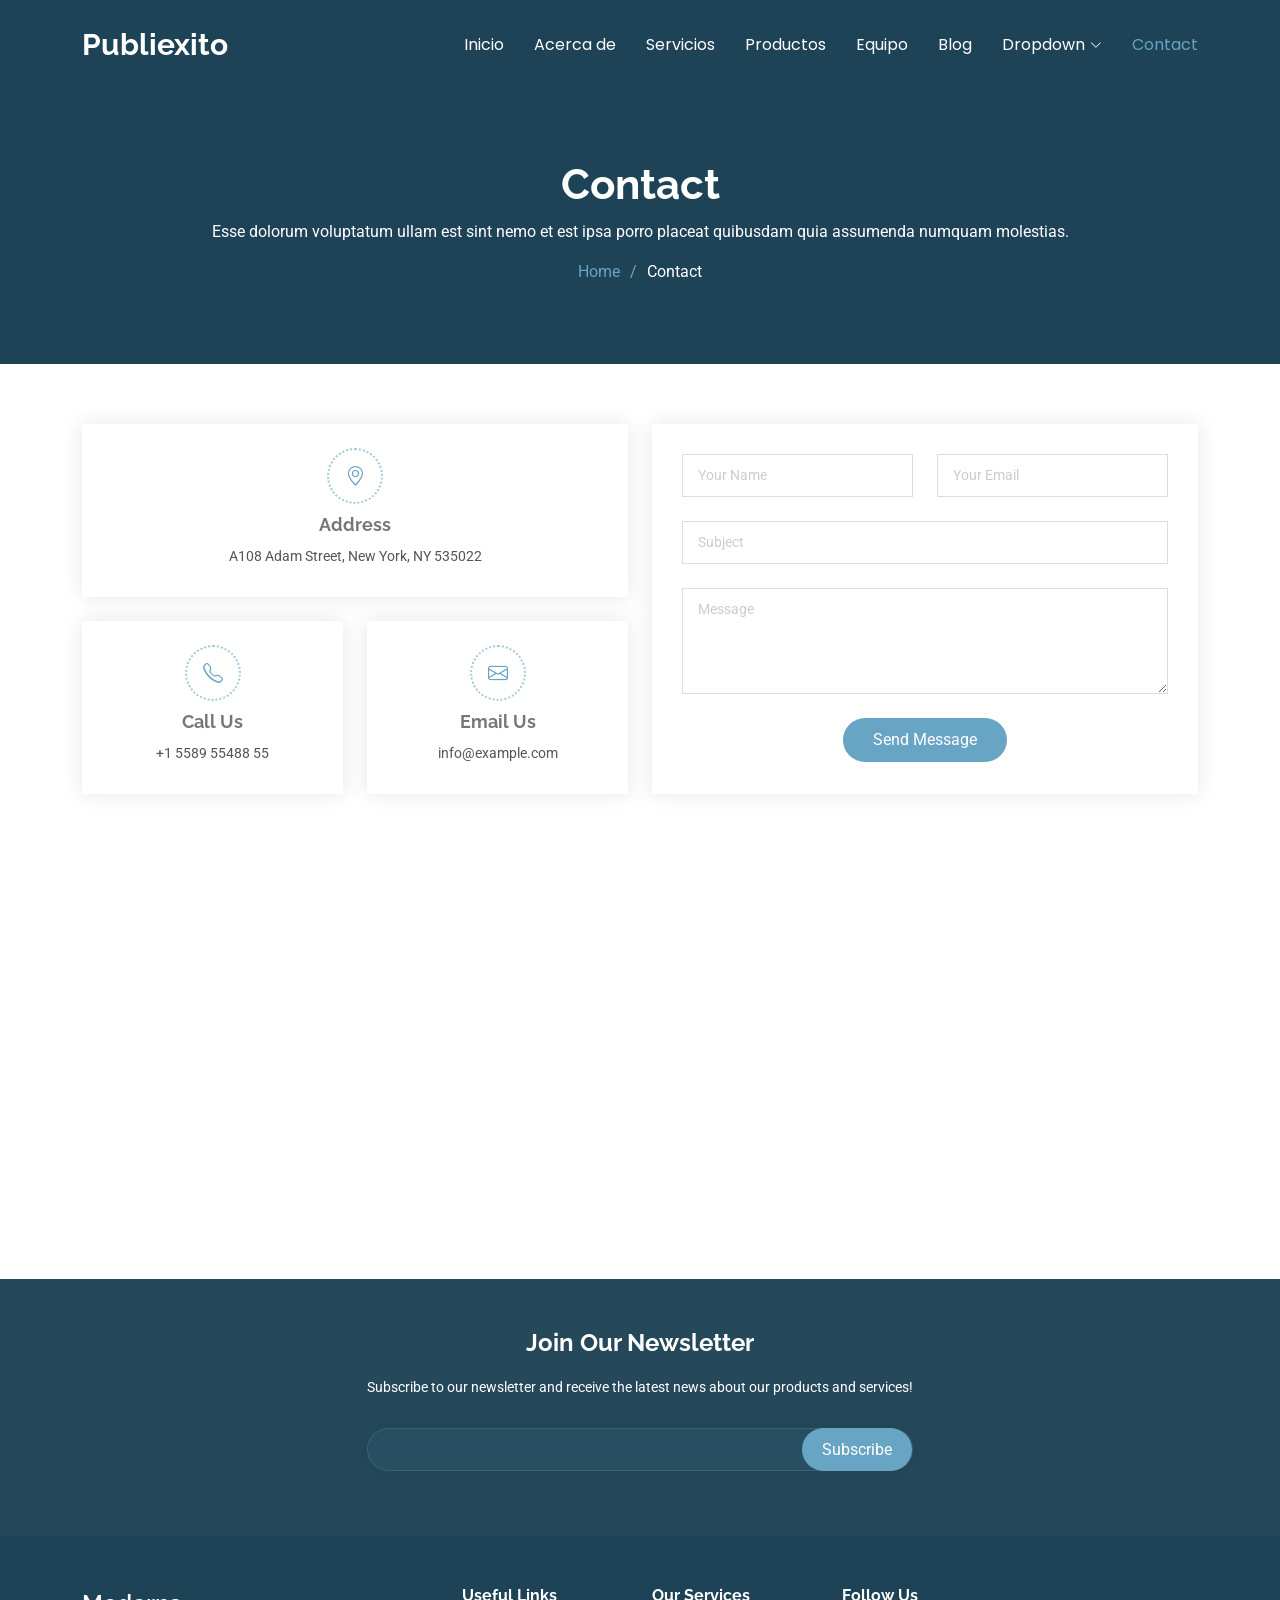
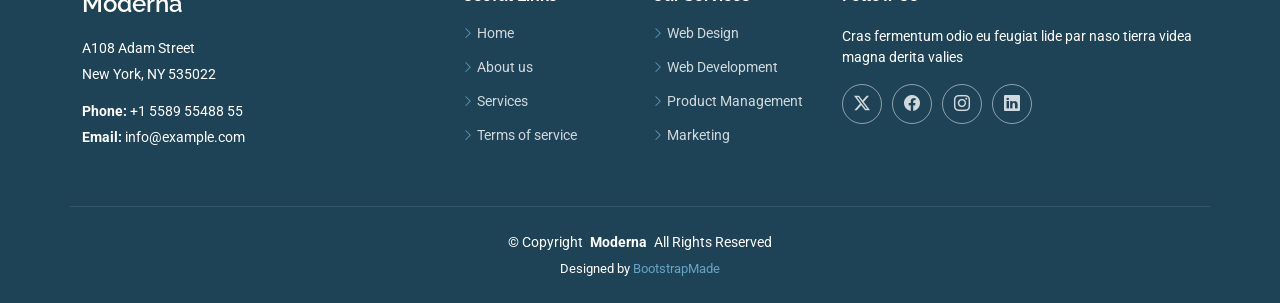
<file: PubliExito/contact.html>
<!DOCTYPE html>
<html lang="en">

<head>
  <meta charset="utf-8">
  <meta content="width=device-width, initial-scale=1.0" name="viewport">
  <title>Publiexito</title>
  <meta name="description" content="">
  <meta name="keywords" content="">

  <!-- Favicons -->
  <link href="assets/img/favicon.png" rel="icon">
  <link href="assets/img/apple-touch-icon.png" rel="apple-touch-icon">

  <!-- Fonts -->
  <link href="https://fonts.googleapis.com" rel="preconnect">
  <link href="https://fonts.gstatic.com" rel="preconnect" crossorigin>
  <link href="https://fonts.googleapis.com/css2?family=Roboto:ital,wght@0,100;0,300;0,400;0,500;0,700;0,900;1,100;1,300;1,400;1,500;1,700;1,900&family=Poppins:ital,wght@0,100;0,200;0,300;0,400;0,500;0,600;0,700;0,800;0,900;1,100;1,200;1,300;1,400;1,500;1,600;1,700;1,800;1,900&family=Raleway:ital,wght@0,100;0,200;0,300;0,400;0,500;0,600;0,700;0,800;0,900;1,100;1,200;1,300;1,400;1,500;1,600;1,700;1,800;1,900&display=swap" rel="stylesheet">

  <!-- Vendor CSS Files -->
  <link href="assets/vendor/bootstrap/css/bootstrap.min.css" rel="stylesheet">
  <link href="assets/vendor/bootstrap-icons/bootstrap-icons.css" rel="stylesheet">
  <link href="assets/vendor/aos/aos.css" rel="stylesheet">
  <link href="assets/vendor/glightbox/css/glightbox.min.css" rel="stylesheet">
  <link href="assets/vendor/swiper/swiper-bundle.min.css" rel="stylesheet">

  <!-- Main CSS File -->
  <link href="assets/css/main.css" rel="stylesheet">

  <!-- =======================================================
  * Template Name: Moderna
  * Template URL: https://bootstrapmade.com/free-bootstrap-template-corporate-moderna/
  * Updated: Aug 07 2024 with Bootstrap v5.3.3
  * Author: BootstrapMade.com
  * License: https://bootstrapmade.com/license/
  ======================================================== -->
</head>

<body class="contact-page">

  <header id="header" class="header d-flex align-items-center fixed-top">
    <div class="container-fluid container-xl position-relative d-flex align-items-center justify-content-between">

      <a href="index.html" class="logo d-flex align-items-center">
        <!-- Uncomment the line below if you also wish to use an image logo -->
        <!-- <img src="assets/img/logo.png" alt=""> -->
        <h1 class="sitename">Publiexito</h1>
      </a>

      <nav id="navmenu" class="navmenu">
        <ul>
          <li><a href="index.html">Inicio</a></li>
          <li><a href="about.html">Acerca de</a></li>
          <li><a href="services.html">Servicios</a></li>
          <li><a href="portfolio.html">Productos</a></li>
          <li><a href="team.html">Equipo</a></li>
          <li><a href="blog.html">Blog</a></li>
          <li class="dropdown"><a href="#"><span>Dropdown</span> <i class="bi bi-chevron-down toggle-dropdown"></i></a>
            <ul>
              <li><a href="#">Dropdown 1</a></li>
              <li class="dropdown"><a href="#"><span>Deep Dropdown</span> <i class="bi bi-chevron-down toggle-dropdown"></i></a>
                <ul>
                  <li><a href="#">Deep Dropdown 1</a></li>
                  <li><a href="#">Deep Dropdown 2</a></li>
                  <li><a href="#">Deep Dropdown 3</a></li>
                  <li><a href="#">Deep Dropdown 4</a></li>
                  <li><a href="#">Deep Dropdown 5</a></li>
                </ul>
              </li>
              <li><a href="#">Dropdown 2</a></li>
              <li><a href="#">Dropdown 3</a></li>
              <li><a href="#">Dropdown 4</a></li>
            </ul>
          </li>
          <li><a href="contact.html" class="active">Contact</a></li>
        </ul>
        <i class="mobile-nav-toggle d-xl-none bi bi-list"></i>
      </nav>

    </div>
  </header>

  <main class="main">

    <!-- Page Title -->
    <div class="page-title dark-background">
      <div class="container position-relative">
        <h1>Contact</h1>
        <p>Esse dolorum voluptatum ullam est sint nemo et est ipsa porro placeat quibusdam quia assumenda numquam molestias.</p>
        <nav class="breadcrumbs">
          <ol>
            <li><a href="index.html">Home</a></li>
            <li class="current">Contact</li>
          </ol>
        </nav>
      </div>
    </div><!-- End Page Title -->

    <!-- Contact Section -->
    <section id="contact" class="contact section">

      <div class="container" data-aos="fade-up" data-aos-delay="100">

        <div class="row gy-4">
          <div class="col-lg-6 ">
            <div class="row gy-4">

              <div class="col-lg-12">
                <div class="info-item d-flex flex-column justify-content-center align-items-center" data-aos="fade-up" data-aos-delay="200">
                  <i class="bi bi-geo-alt"></i>
                  <h3>Address</h3>
                  <p>A108 Adam Street, New York, NY 535022</p>
                </div>
              </div><!-- End Info Item -->

              <div class="col-md-6">
                <div class="info-item d-flex flex-column justify-content-center align-items-center" data-aos="fade-up" data-aos-delay="300">
                  <i class="bi bi-telephone"></i>
                  <h3>Call Us</h3>
                  <p>+1 5589 55488 55</p>
                </div>
              </div><!-- End Info Item -->

              <div class="col-md-6">
                <div class="info-item d-flex flex-column justify-content-center align-items-center" data-aos="fade-up" data-aos-delay="400">
                  <i class="bi bi-envelope"></i>
                  <h3>Email Us</h3>
                  <p>info@example.com</p>
                </div>
              </div><!-- End Info Item -->

            </div>
          </div>

          <div class="col-lg-6">
            <form action="forms/contact.php" method="post" class="php-email-form" data-aos="fade-up" data-aos-delay="500">
              <div class="row gy-4">

                <div class="col-md-6">
                  <input type="text" name="name" class="form-control" placeholder="Your Name" required="">
                </div>

                <div class="col-md-6 ">
                  <input type="email" class="form-control" name="email" placeholder="Your Email" required="">
                </div>

                <div class="col-md-12">
                  <input type="text" class="form-control" name="subject" placeholder="Subject" required="">
                </div>

                <div class="col-md-12">
                  <textarea class="form-control" name="message" rows="4" placeholder="Message" required=""></textarea>
                </div>

                <div class="col-md-12 text-center">
                  <div class="loading">Loading</div>
                  <div class="error-message"></div>
                  <div class="sent-message">Your message has been sent. Thank you!</div>

                  <button type="submit">Send Message</button>
                </div>

              </div>
            </form>
          </div><!-- End Contact Form -->

        </div>

      </div>

      <div class="mt-5" data-aos="fade-up" data-aos-delay="200">
        <iframe style="border:0; width: 100%; height: 370px;" src="https://www.google.com/maps/embed?pb=!1m14!1m8!1m3!1d48389.78314118045!2d-74.006138!3d40.710059!3m2!1i1024!2i768!4f13.1!3m3!1m2!1s0x89c25a22a3bda30d%3A0xb89d1fe6bc499443!2sDowntown%20Conference%20Center!5e0!3m2!1sen!2sus!4v1676961268712!5m2!1sen!2sus" frameborder="0" allowfullscreen="" loading="lazy" referrerpolicy="no-referrer-when-downgrade"></iframe>
      </div><!-- End Google Maps -->

    </section><!-- /Contact Section -->

  </main>

  <footer id="footer" class="footer dark-background">

    <div class="footer-newsletter">
      <div class="container">
        <div class="row justify-content-center text-center">
          <div class="col-lg-6">
            <h4>Join Our Newsletter</h4>
            <p>Subscribe to our newsletter and receive the latest news about our products and services!</p>
            <form action="forms/newsletter.php" method="post" class="php-email-form">
              <div class="newsletter-form"><input type="email" name="email"><input type="submit" value="Subscribe"></div>
              <div class="loading">Loading</div>
              <div class="error-message"></div>
              <div class="sent-message">Your subscription request has been sent. Thank you!</div>
            </form>
          </div>
        </div>
      </div>
    </div>

    <div class="container footer-top">
      <div class="row gy-4">
        <div class="col-lg-4 col-md-6 footer-about">
          <a href="index.html" class="d-flex align-items-center">
            <span class="sitename">Moderna</span>
          </a>
          <div class="footer-contact pt-3">
            <p>A108 Adam Street</p>
            <p>New York, NY 535022</p>
            <p class="mt-3"><strong>Phone:</strong> <span>+1 5589 55488 55</span></p>
            <p><strong>Email:</strong> <span>info@example.com</span></p>
          </div>
        </div>

        <div class="col-lg-2 col-md-3 footer-links">
          <h4>Useful Links</h4>
          <ul>
            <li><i class="bi bi-chevron-right"></i> <a href="#">Home</a></li>
            <li><i class="bi bi-chevron-right"></i> <a href="#">About us</a></li>
            <li><i class="bi bi-chevron-right"></i> <a href="#">Services</a></li>
            <li><i class="bi bi-chevron-right"></i> <a href="#">Terms of service</a></li>
          </ul>
        </div>

        <div class="col-lg-2 col-md-3 footer-links">
          <h4>Our Services</h4>
          <ul>
            <li><i class="bi bi-chevron-right"></i> <a href="#">Web Design</a></li>
            <li><i class="bi bi-chevron-right"></i> <a href="#">Web Development</a></li>
            <li><i class="bi bi-chevron-right"></i> <a href="#">Product Management</a></li>
            <li><i class="bi bi-chevron-right"></i> <a href="#">Marketing</a></li>
          </ul>
        </div>

        <div class="col-lg-4 col-md-12">
          <h4>Follow Us</h4>
          <p>Cras fermentum odio eu feugiat lide par naso tierra videa magna derita valies</p>
          <div class="social-links d-flex">
            <a href=""><i class="bi bi-twitter-x"></i></a>
            <a href=""><i class="bi bi-facebook"></i></a>
            <a href=""><i class="bi bi-instagram"></i></a>
            <a href=""><i class="bi bi-linkedin"></i></a>
          </div>
        </div>

      </div>
    </div>

    <div class="container copyright text-center mt-4">
      <p>© <span>Copyright</span> <strong class="px-1 sitename">Moderna</strong> <span>All Rights Reserved</span></p>
      <div class="credits">
        <!-- All the links in the footer should remain intact. -->
        <!-- You can delete the links only if you've purchased the pro version. -->
        <!-- Licensing information: https://bootstrapmade.com/license/ -->
        <!-- Purchase the pro version with working PHP/AJAX contact form: [buy-url] -->
        Designed by <a href="https://bootstrapmade.com/">BootstrapMade</a>
      </div>
    </div>

  </footer>

  <!-- Scroll Top -->
  <a href="#" id="scroll-top" class="scroll-top d-flex align-items-center justify-content-center"><i class="bi bi-arrow-up-short"></i></a>

  <!-- Preloader -->
  <div id="preloader"></div>

  <!-- Vendor JS Files -->
  <script src="assets/vendor/bootstrap/js/bootstrap.bundle.min.js"></script>
  <script src="assets/vendor/php-email-form/validate.js"></script>
  <script src="assets/vendor/aos/aos.js"></script>
  <script src="assets/vendor/glightbox/js/glightbox.min.js"></script>
  <script src="assets/vendor/purecounter/purecounter_vanilla.js"></script>
  <script src="assets/vendor/swiper/swiper-bundle.min.js"></script>
  <script src="assets/vendor/waypoints/noframework.waypoints.js"></script>
  <script src="assets/vendor/imagesloaded/imagesloaded.pkgd.min.js"></script>
  <script src="assets/vendor/isotope-layout/isotope.pkgd.min.js"></script>

  <!-- Main JS File -->
  <script src="assets/js/main.js"></script>

</body>

</html>
</file>
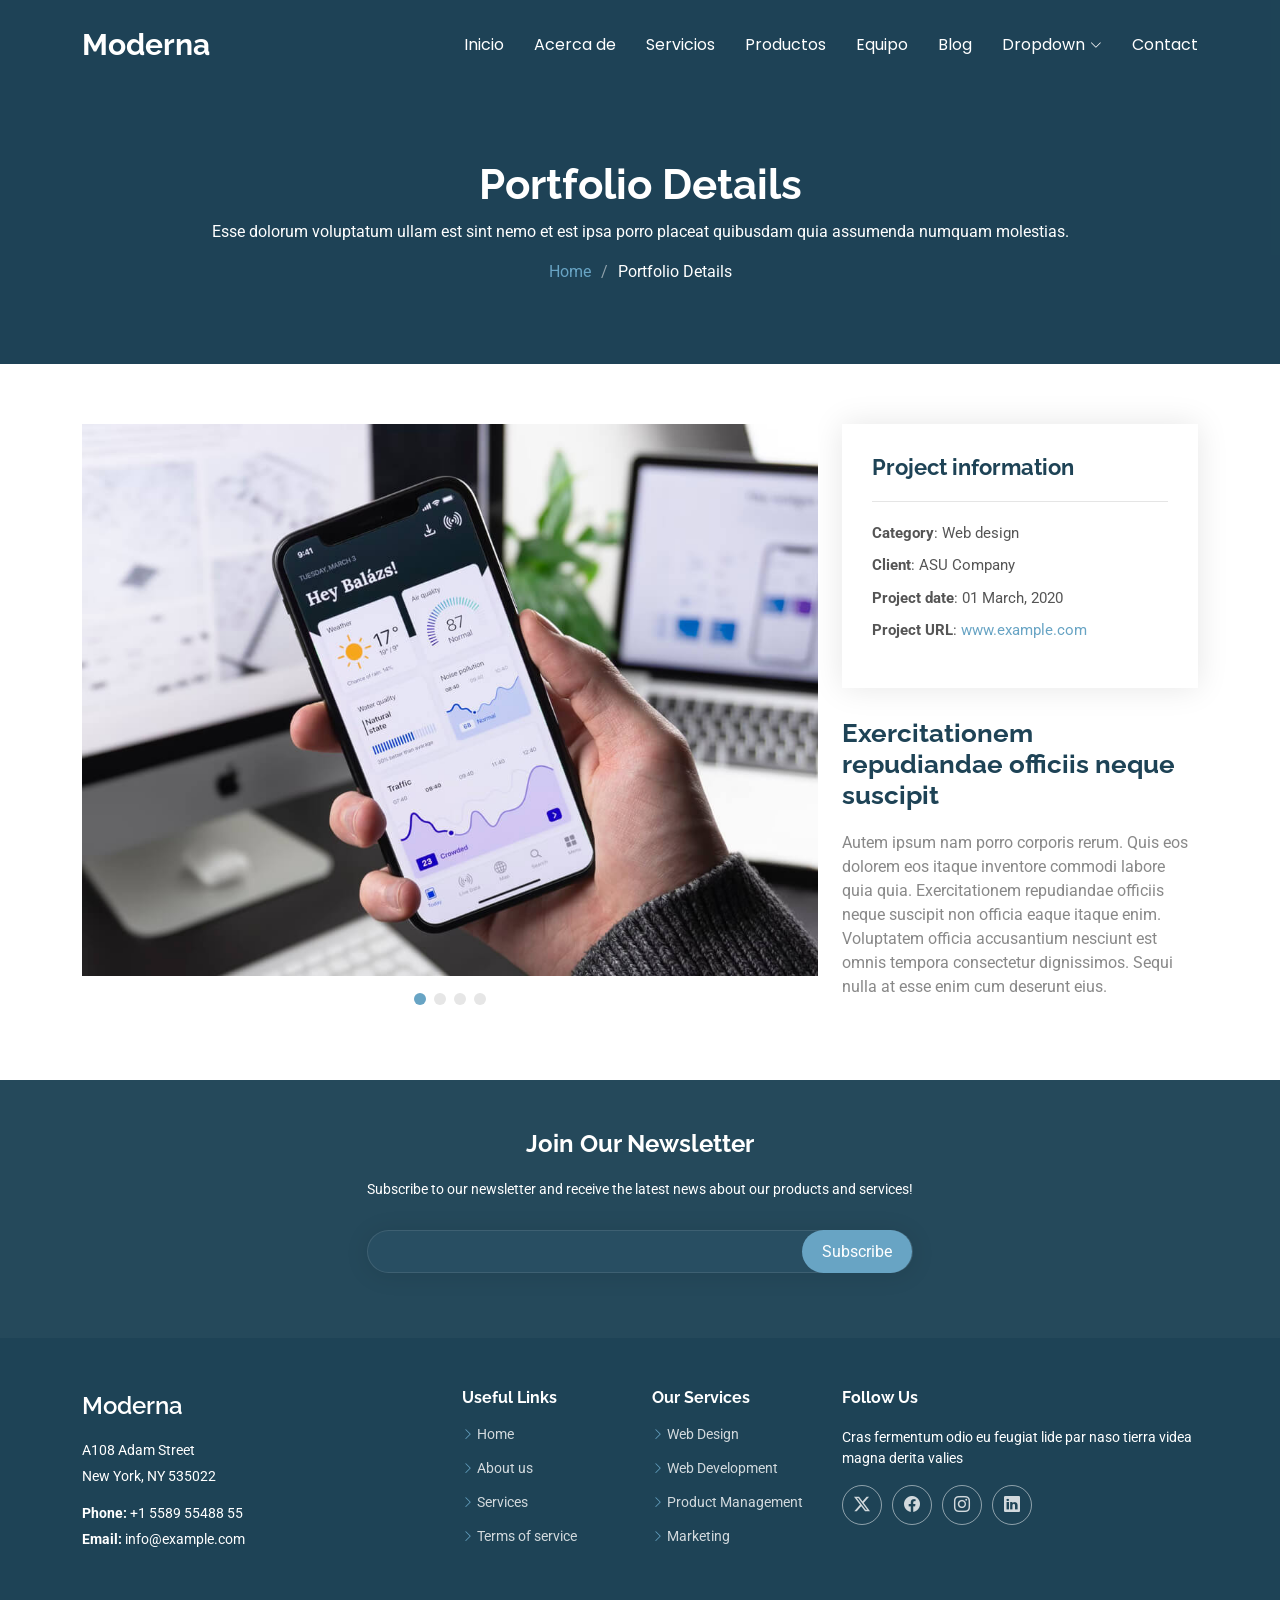
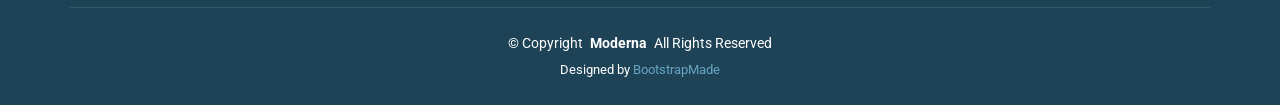
<file: PubliExito/portfolio-details.html>
<!DOCTYPE html>
<html lang="en">

<head>
  <meta charset="utf-8">
  <meta content="width=device-width, initial-scale=1.0" name="viewport">
  <title>PublieExito</title>
  <meta name="description" content="">
  <meta name="keywords" content="">

  <!-- Favicons -->
  <link href="assets/img/favicon.png" rel="icon">
  <link href="assets/img/apple-touch-icon.png" rel="apple-touch-icon">

  <!-- Fonts -->
  <link href="https://fonts.googleapis.com" rel="preconnect">
  <link href="https://fonts.gstatic.com" rel="preconnect" crossorigin>
  <link href="https://fonts.googleapis.com/css2?family=Roboto:ital,wght@0,100;0,300;0,400;0,500;0,700;0,900;1,100;1,300;1,400;1,500;1,700;1,900&family=Poppins:ital,wght@0,100;0,200;0,300;0,400;0,500;0,600;0,700;0,800;0,900;1,100;1,200;1,300;1,400;1,500;1,600;1,700;1,800;1,900&family=Raleway:ital,wght@0,100;0,200;0,300;0,400;0,500;0,600;0,700;0,800;0,900;1,100;1,200;1,300;1,400;1,500;1,600;1,700;1,800;1,900&display=swap" rel="stylesheet">

  <!-- Vendor CSS Files -->
  <link href="assets/vendor/bootstrap/css/bootstrap.min.css" rel="stylesheet">
  <link href="assets/vendor/bootstrap-icons/bootstrap-icons.css" rel="stylesheet">
  <link href="assets/vendor/aos/aos.css" rel="stylesheet">
  <link href="assets/vendor/glightbox/css/glightbox.min.css" rel="stylesheet">
  <link href="assets/vendor/swiper/swiper-bundle.min.css" rel="stylesheet">

  <!-- Main CSS File -->
  <link href="assets/css/main.css" rel="stylesheet">

  <!-- =======================================================
  * Template Name: Moderna
  * Template URL: https://bootstrapmade.com/free-bootstrap-template-corporate-moderna/
  * Updated: Aug 07 2024 with Bootstrap v5.3.3
  * Author: BootstrapMade.com
  * License: https://bootstrapmade.com/license/
  ======================================================== -->
</head>

<body class="portfolio-details-page">

  <header id="header" class="header d-flex align-items-center fixed-top">
    <div class="container-fluid container-xl position-relative d-flex align-items-center justify-content-between">

      <a href="index.html" class="logo d-flex align-items-center">
        <!-- Uncomment the line below if you also wish to use an image logo -->
        <!-- <img src="assets/img/logo.png" alt=""> -->
        <h1 class="sitename">Moderna</h1>
      </a>

      <nav id="navmenu" class="navmenu">
        <ul>
          <li><a href="index.html">Inicio</a></li>
          <li><a href="about.html">Acerca de</a></li>
          <li><a href="services.html">Servicios</a></li>
          <li><a href="portfolio.html">Productos</a></li>
          <li><a href="team.html">Equipo</a></li>
          <li><a href="blog.html">Blog</a></li>
          <li class="dropdown"><a href="#"><span>Dropdown</span> <i class="bi bi-chevron-down toggle-dropdown"></i></a>
            <ul>
              <li><a href="#">Dropdown 1</a></li>
              <li class="dropdown"><a href="#"><span>Deep Dropdown</span> <i class="bi bi-chevron-down toggle-dropdown"></i></a>
                <ul>
                  <li><a href="#">Deep Dropdown 1</a></li>
                  <li><a href="#">Deep Dropdown 2</a></li>
                  <li><a href="#">Deep Dropdown 3</a></li>
                  <li><a href="#">Deep Dropdown 4</a></li>
                  <li><a href="#">Deep Dropdown 5</a></li>
                </ul>
              </li>
              <li><a href="#">Dropdown 2</a></li>
              <li><a href="#">Dropdown 3</a></li>
              <li><a href="#">Dropdown 4</a></li>
            </ul>
          </li>
          <li><a href="contact.html">Contact</a></li>
        </ul>
        <i class="mobile-nav-toggle d-xl-none bi bi-list"></i>
      </nav>

    </div>
  </header>

  <main class="main">

    <!-- Page Title -->
    <div class="page-title dark-background">
      <div class="container position-relative">
        <h1>Portfolio Details</h1>
        <p>Esse dolorum voluptatum ullam est sint nemo et est ipsa porro placeat quibusdam quia assumenda numquam molestias.</p>
        <nav class="breadcrumbs">
          <ol>
            <li><a href="index.html">Home</a></li>
            <li class="current">Portfolio Details</li>
          </ol>
        </nav>
      </div>
    </div><!-- End Page Title -->

    <!-- Portfolio Details Section -->
    <section id="portfolio-details" class="portfolio-details section">

      <div class="container" data-aos="fade-up" data-aos-delay="100">

        <div class="row gy-4">

          <div class="col-lg-8">
            <div class="portfolio-details-slider swiper init-swiper">

              <script type="application/json" class="swiper-config">
                {
                  "loop": true,
                  "speed": 600,
                  "autoplay": {
                    "delay": 5000
                  },
                  "slidesPerView": "auto",
                  "pagination": {
                    "el": ".swiper-pagination",
                    "type": "bullets",
                    "clickable": true
                  }
                }
              </script>

              <div class="swiper-wrapper align-items-center">

                <div class="swiper-slide">
                  <img src="assets/img/portfolio/app-1.jpg" alt="">
                </div>

                <div class="swiper-slide">
                  <img src="assets/img/portfolio/product-1.jpg" alt="">
                </div>

                <div class="swiper-slide">
                  <img src="assets/img/portfolio/branding-1.jpg" alt="">
                </div>

                <div class="swiper-slide">
                  <img src="assets/img/portfolio/books-1.jpg" alt="">
                </div>

              </div>
              <div class="swiper-pagination"></div>
            </div>
          </div>

          <div class="col-lg-4">
            <div class="portfolio-info" data-aos="fade-up" data-aos-delay="200">
              <h3>Project information</h3>
              <ul>
                <li><strong>Category</strong>: Web design</li>
                <li><strong>Client</strong>: ASU Company</li>
                <li><strong>Project date</strong>: 01 March, 2020</li>
                <li><strong>Project URL</strong>: <a href="#">www.example.com</a></li>
              </ul>
            </div>
            <div class="portfolio-description" data-aos="fade-up" data-aos-delay="300">
              <h2>Exercitationem repudiandae officiis neque suscipit</h2>
              <p>
                Autem ipsum nam porro corporis rerum. Quis eos dolorem eos itaque inventore commodi labore quia quia. Exercitationem repudiandae officiis neque suscipit non officia eaque itaque enim. Voluptatem officia accusantium nesciunt est omnis tempora consectetur dignissimos. Sequi nulla at esse enim cum deserunt eius.
              </p>
            </div>
          </div>

        </div>

      </div>

    </section><!-- /Portfolio Details Section -->

  </main>

  <footer id="footer" class="footer dark-background">

    <div class="footer-newsletter">
      <div class="container">
        <div class="row justify-content-center text-center">
          <div class="col-lg-6">
            <h4>Join Our Newsletter</h4>
            <p>Subscribe to our newsletter and receive the latest news about our products and services!</p>
            <form action="forms/newsletter.php" method="post" class="php-email-form">
              <div class="newsletter-form"><input type="email" name="email"><input type="submit" value="Subscribe"></div>
              <div class="loading">Loading</div>
              <div class="error-message"></div>
              <div class="sent-message">Your subscription request has been sent. Thank you!</div>
            </form>
          </div>
        </div>
      </div>
    </div>

    <div class="container footer-top">
      <div class="row gy-4">
        <div class="col-lg-4 col-md-6 footer-about">
          <a href="index.html" class="d-flex align-items-center">
            <span class="sitename">Moderna</span>
          </a>
          <div class="footer-contact pt-3">
            <p>A108 Adam Street</p>
            <p>New York, NY 535022</p>
            <p class="mt-3"><strong>Phone:</strong> <span>+1 5589 55488 55</span></p>
            <p><strong>Email:</strong> <span>info@example.com</span></p>
          </div>
        </div>

        <div class="col-lg-2 col-md-3 footer-links">
          <h4>Useful Links</h4>
          <ul>
            <li><i class="bi bi-chevron-right"></i> <a href="#">Home</a></li>
            <li><i class="bi bi-chevron-right"></i> <a href="#">About us</a></li>
            <li><i class="bi bi-chevron-right"></i> <a href="#">Services</a></li>
            <li><i class="bi bi-chevron-right"></i> <a href="#">Terms of service</a></li>
          </ul>
        </div>

        <div class="col-lg-2 col-md-3 footer-links">
          <h4>Our Services</h4>
          <ul>
            <li><i class="bi bi-chevron-right"></i> <a href="#">Web Design</a></li>
            <li><i class="bi bi-chevron-right"></i> <a href="#">Web Development</a></li>
            <li><i class="bi bi-chevron-right"></i> <a href="#">Product Management</a></li>
            <li><i class="bi bi-chevron-right"></i> <a href="#">Marketing</a></li>
          </ul>
        </div>

        <div class="col-lg-4 col-md-12">
          <h4>Follow Us</h4>
          <p>Cras fermentum odio eu feugiat lide par naso tierra videa magna derita valies</p>
          <div class="social-links d-flex">
            <a href=""><i class="bi bi-twitter-x"></i></a>
            <a href=""><i class="bi bi-facebook"></i></a>
            <a href=""><i class="bi bi-instagram"></i></a>
            <a href=""><i class="bi bi-linkedin"></i></a>
          </div>
        </div>

      </div>
    </div>

    <div class="container copyright text-center mt-4">
      <p>© <span>Copyright</span> <strong class="px-1 sitename">Moderna</strong> <span>All Rights Reserved</span></p>
      <div class="credits">
        <!-- All the links in the footer should remain intact. -->
        <!-- You can delete the links only if you've purchased the pro version. -->
        <!-- Licensing information: https://bootstrapmade.com/license/ -->
        <!-- Purchase the pro version with working PHP/AJAX contact form: [buy-url] -->
        Designed by <a href="https://bootstrapmade.com/">BootstrapMade</a>
      </div>
    </div>

  </footer>

  <!-- Scroll Top -->
  <a href="#" id="scroll-top" class="scroll-top d-flex align-items-center justify-content-center"><i class="bi bi-arrow-up-short"></i></a>

  <!-- Preloader -->
  <div id="preloader"></div>

  <!-- Vendor JS Files -->
  <script src="assets/vendor/bootstrap/js/bootstrap.bundle.min.js"></script>
  <script src="assets/vendor/php-email-form/validate.js"></script>
  <script src="assets/vendor/aos/aos.js"></script>
  <script src="assets/vendor/glightbox/js/glightbox.min.js"></script>
  <script src="assets/vendor/purecounter/purecounter_vanilla.js"></script>
  <script src="assets/vendor/swiper/swiper-bundle.min.js"></script>
  <script src="assets/vendor/waypoints/noframework.waypoints.js"></script>
  <script src="assets/vendor/imagesloaded/imagesloaded.pkgd.min.js"></script>
  <script src="assets/vendor/isotope-layout/isotope.pkgd.min.js"></script>

  <!-- Main JS File -->
  <script src="assets/js/main.js"></script>

</body>

</html>
</file>
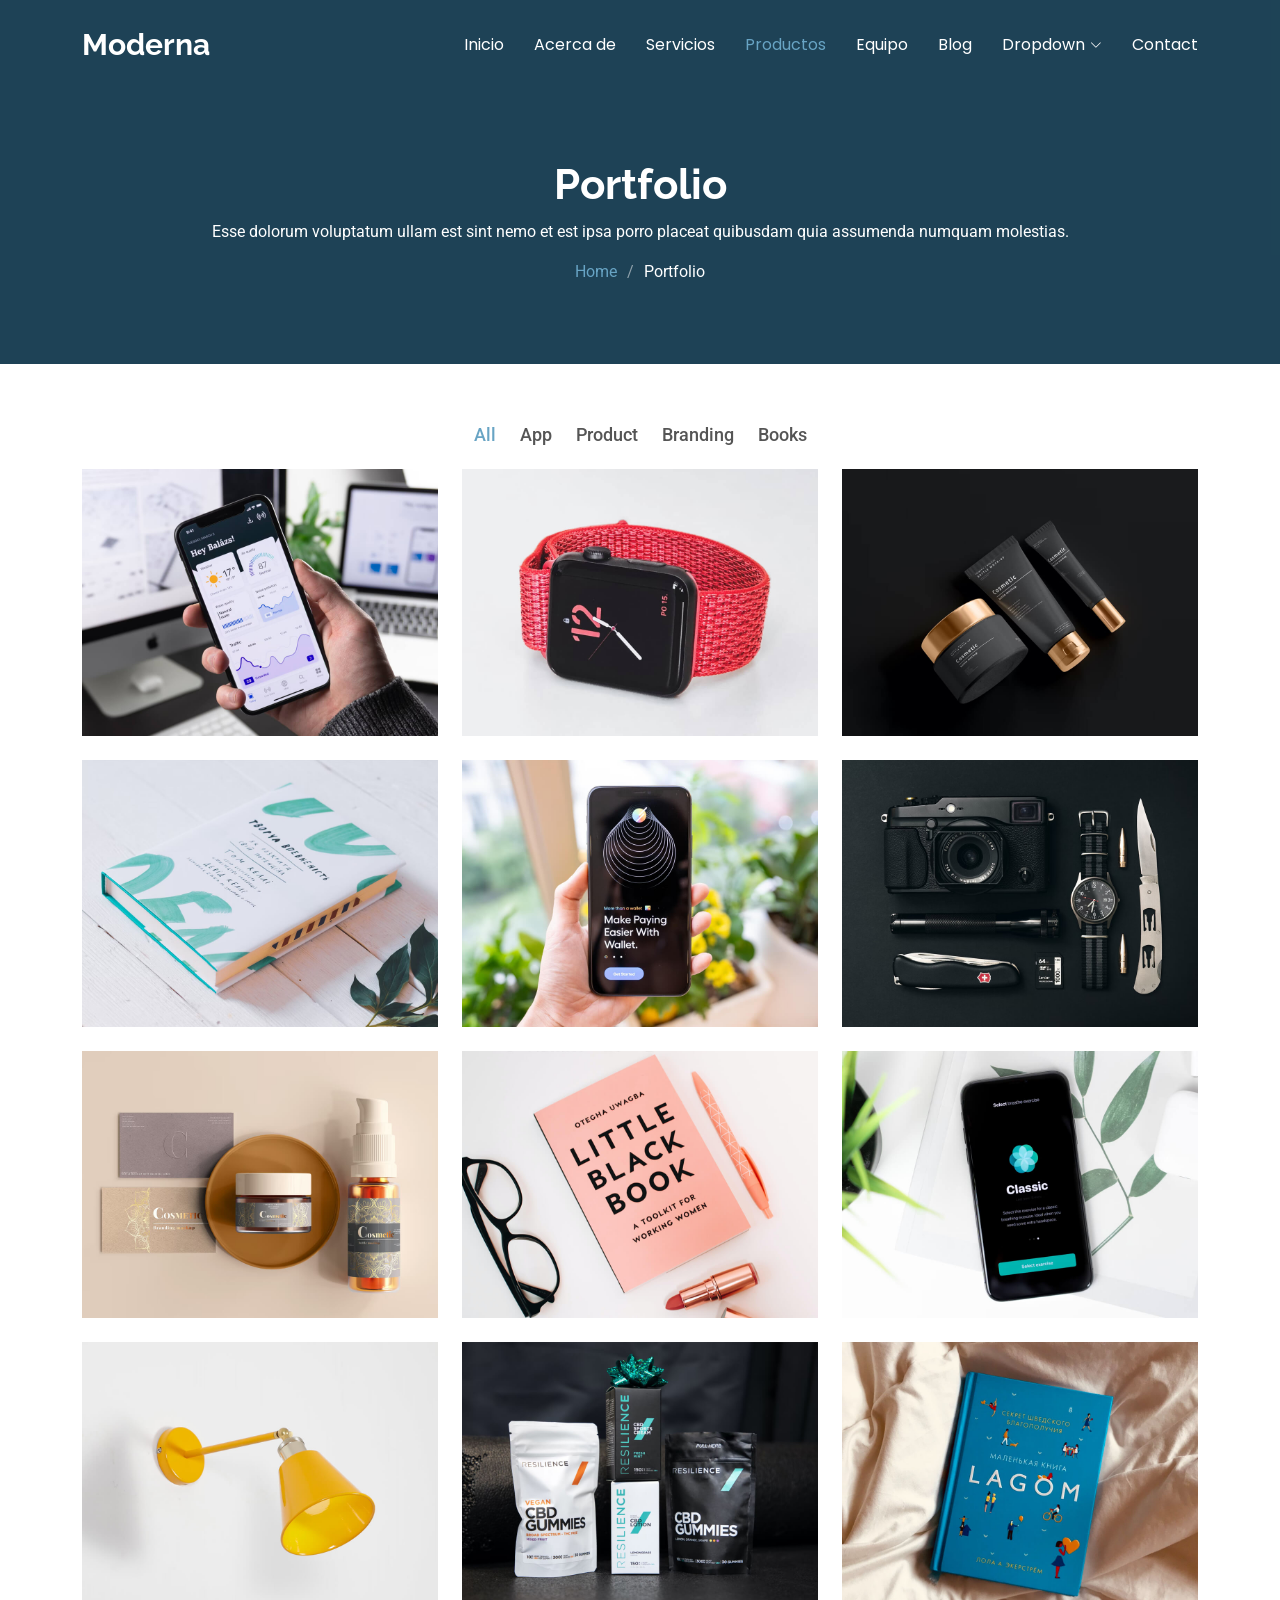
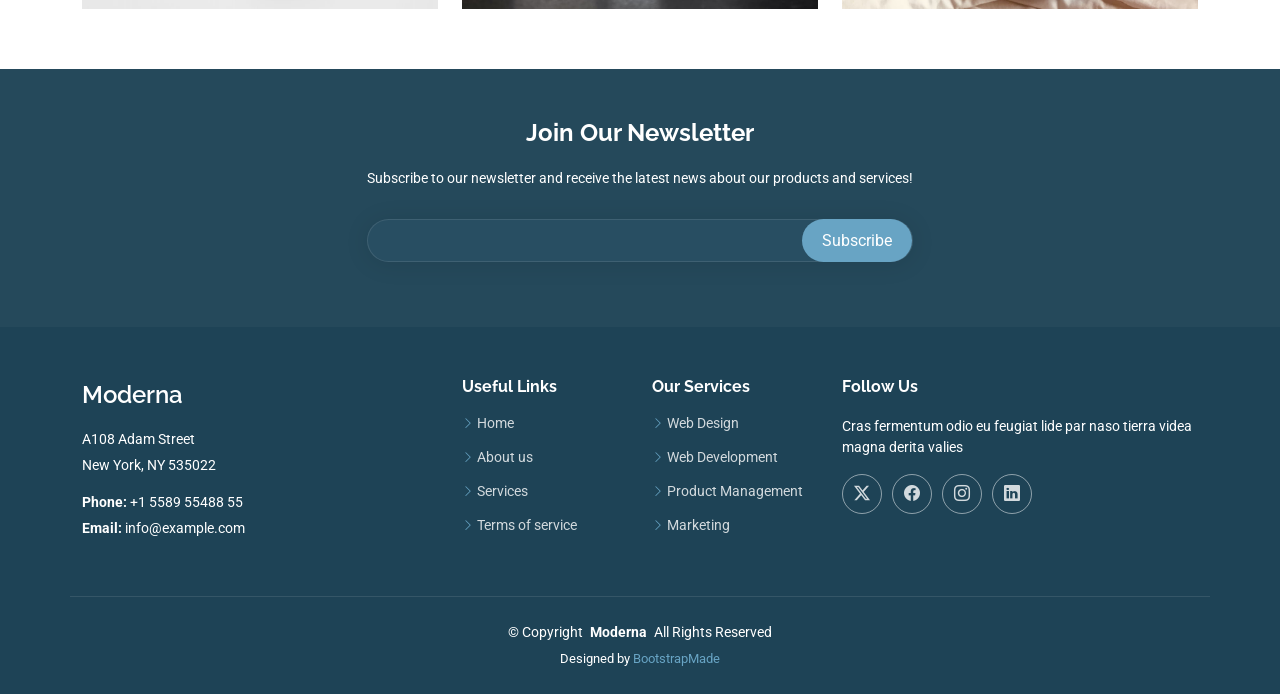
<file: PubliExito/portfolio.html>
<!DOCTYPE html>
<html lang="en">

<head>
  <meta charset="utf-8">
  <meta content="width=device-width, initial-scale=1.0" name="viewport">
  <title>PublieExito</title>
  <meta name="description" content="">
  <meta name="keywords" content="">

  <!-- Favicons -->
  <link href="assets/img/favicon.png" rel="icon">
  <link href="assets/img/apple-touch-icon.png" rel="apple-touch-icon">

  <!-- Fonts -->
  <link href="https://fonts.googleapis.com" rel="preconnect">
  <link href="https://fonts.gstatic.com" rel="preconnect" crossorigin>
  <link href="https://fonts.googleapis.com/css2?family=Roboto:ital,wght@0,100;0,300;0,400;0,500;0,700;0,900;1,100;1,300;1,400;1,500;1,700;1,900&family=Poppins:ital,wght@0,100;0,200;0,300;0,400;0,500;0,600;0,700;0,800;0,900;1,100;1,200;1,300;1,400;1,500;1,600;1,700;1,800;1,900&family=Raleway:ital,wght@0,100;0,200;0,300;0,400;0,500;0,600;0,700;0,800;0,900;1,100;1,200;1,300;1,400;1,500;1,600;1,700;1,800;1,900&display=swap" rel="stylesheet">

  <!-- Vendor CSS Files -->
  <link href="assets/vendor/bootstrap/css/bootstrap.min.css" rel="stylesheet">
  <link href="assets/vendor/bootstrap-icons/bootstrap-icons.css" rel="stylesheet">
  <link href="assets/vendor/aos/aos.css" rel="stylesheet">
  <link href="assets/vendor/glightbox/css/glightbox.min.css" rel="stylesheet">
  <link href="assets/vendor/swiper/swiper-bundle.min.css" rel="stylesheet">

  <!-- Main CSS File -->
  <link href="assets/css/main.css" rel="stylesheet">

  <!-- =======================================================
  * Template Name: Moderna
  * Template URL: https://bootstrapmade.com/free-bootstrap-template-corporate-moderna/
  * Updated: Aug 07 2024 with Bootstrap v5.3.3
  * Author: BootstrapMade.com
  * License: https://bootstrapmade.com/license/
  ======================================================== -->
</head>

<body class="portfolio-page">

  <header id="header" class="header d-flex align-items-center fixed-top">
    <div class="container-fluid container-xl position-relative d-flex align-items-center justify-content-between">

      <a href="index.html" class="logo d-flex align-items-center">
        <!-- Uncomment the line below if you also wish to use an image logo -->
        <!-- <img src="assets/img/logo.png" alt=""> -->
        <h1 class="sitename">Moderna</h1>
      </a>

      <nav id="navmenu" class="navmenu">
        <ul>
          <li><a href="index.html">Inicio</a></li>
          <li><a href="about.html">Acerca de</a></li>
          <li><a href="services.html">Servicios</a></li>
          <li><a href="portfolio.html" class="active">Productos</a></li>
          <li><a href="team.html">Equipo</a></li>
          <li><a href="blog.html">Blog</a></li>
          <li class="dropdown"><a href="#"><span>Dropdown</span> <i class="bi bi-chevron-down toggle-dropdown"></i></a>
            <ul>
              <li><a href="#">Dropdown 1</a></li>
              <li class="dropdown"><a href="#"><span>Deep Dropdown</span> <i class="bi bi-chevron-down toggle-dropdown"></i></a>
                <ul>
                  <li><a href="#">Deep Dropdown 1</a></li>
                  <li><a href="#">Deep Dropdown 2</a></li>
                  <li><a href="#">Deep Dropdown 3</a></li>
                  <li><a href="#">Deep Dropdown 4</a></li>
                  <li><a href="#">Deep Dropdown 5</a></li>
                </ul>
              </li>
              <li><a href="#">Dropdown 2</a></li>
              <li><a href="#">Dropdown 3</a></li>
              <li><a href="#">Dropdown 4</a></li>
            </ul>
          </li>
          <li><a href="contact.html">Contact</a></li>
        </ul>
        <i class="mobile-nav-toggle d-xl-none bi bi-list"></i>
      </nav>

    </div>
  </header>

  <main class="main">

    <!-- Page Title -->
    <div class="page-title dark-background">
      <div class="container position-relative">
        <h1>Portfolio</h1>
        <p>Esse dolorum voluptatum ullam est sint nemo et est ipsa porro placeat quibusdam quia assumenda numquam molestias.</p>
        <nav class="breadcrumbs">
          <ol>
            <li><a href="index.html">Home</a></li>
            <li class="current">Portfolio</li>
          </ol>
        </nav>
      </div>
    </div><!-- End Page Title -->

    <!-- Portfolio Section -->
    <section id="portfolio" class="portfolio section">

      <div class="container">

        <div class="isotope-layout" data-default-filter="*" data-layout="masonry" data-sort="original-order">

          <ul class="portfolio-filters isotope-filters" data-aos="fade-up" data-aos-delay="100">
            <li data-filter="*" class="filter-active">All</li>
            <li data-filter=".filter-app">App</li>
            <li data-filter=".filter-product">Product</li>
            <li data-filter=".filter-branding">Branding</li>
            <li data-filter=".filter-books">Books</li>
          </ul><!-- End Portfolio Filters -->

          <div class="row gy-4 isotope-container" data-aos="fade-up" data-aos-delay="200">

            <div class="col-lg-4 col-md-6 portfolio-item isotope-item filter-app">
              <div class="portfolio-content h-100">
                <img src="assets/img/portfolio/app-1.jpg" class="img-fluid" alt="">
                <div class="portfolio-info">
                  <h4>App 1</h4>
                  <p>Lorem ipsum, dolor sit amet consectetur</p>
                  <a href="assets/img/portfolio/app-1.jpg" title="App 1" data-gallery="portfolio-gallery-app" class="glightbox preview-link"><i class="bi bi-zoom-in"></i></a>
                  <a href="portfolio-details.html" title="More Details" class="details-link"><i class="bi bi-link-45deg"></i></a>
                </div>
              </div>
            </div><!-- End Portfolio Item -->

            <div class="col-lg-4 col-md-6 portfolio-item isotope-item filter-product">
              <div class="portfolio-content h-100">
                <img src="assets/img/portfolio/product-1.jpg" class="img-fluid" alt="">
                <div class="portfolio-info">
                  <h4>Product 1</h4>
                  <p>Lorem ipsum, dolor sit amet consectetur</p>
                  <a href="assets/img/portfolio/product-1.jpg" title="Product 1" data-gallery="portfolio-gallery-product" class="glightbox preview-link"><i class="bi bi-zoom-in"></i></a>
                  <a href="portfolio-details.html" title="More Details" class="details-link"><i class="bi bi-link-45deg"></i></a>
                </div>
              </div>
            </div><!-- End Portfolio Item -->

            <div class="col-lg-4 col-md-6 portfolio-item isotope-item filter-branding">
              <div class="portfolio-content h-100">
                <img src="assets/img/portfolio/branding-1.jpg" class="img-fluid" alt="">
                <div class="portfolio-info">
                  <h4>Branding 1</h4>
                  <p>Lorem ipsum, dolor sit amet consectetur</p>
                  <a href="assets/img/portfolio/branding-1.jpg" title="Branding 1" data-gallery="portfolio-gallery-branding" class="glightbox preview-link"><i class="bi bi-zoom-in"></i></a>
                  <a href="portfolio-details.html" title="More Details" class="details-link"><i class="bi bi-link-45deg"></i></a>
                </div>
              </div>
            </div><!-- End Portfolio Item -->

            <div class="col-lg-4 col-md-6 portfolio-item isotope-item filter-books">
              <div class="portfolio-content h-100">
                <img src="assets/img/portfolio/books-1.jpg" class="img-fluid" alt="">
                <div class="portfolio-info">
                  <h4>Books 1</h4>
                  <p>Lorem ipsum, dolor sit amet consectetur</p>
                  <a href="assets/img/portfolio/books-1.jpg" title="Branding 1" data-gallery="portfolio-gallery-book" class="glightbox preview-link"><i class="bi bi-zoom-in"></i></a>
                  <a href="portfolio-details.html" title="More Details" class="details-link"><i class="bi bi-link-45deg"></i></a>
                </div>
              </div>
            </div><!-- End Portfolio Item -->

            <div class="col-lg-4 col-md-6 portfolio-item isotope-item filter-app">
              <div class="portfolio-content h-100">
                <img src="assets/img/portfolio/app-2.jpg" class="img-fluid" alt="">
                <div class="portfolio-info">
                  <h4>App 2</h4>
                  <p>Lorem ipsum, dolor sit amet consectetur</p>
                  <a href="assets/img/portfolio/app-2.jpg" title="App 2" data-gallery="portfolio-gallery-app" class="glightbox preview-link"><i class="bi bi-zoom-in"></i></a>
                  <a href="portfolio-details.html" title="More Details" class="details-link"><i class="bi bi-link-45deg"></i></a>
                </div>
              </div>
            </div><!-- End Portfolio Item -->

            <div class="col-lg-4 col-md-6 portfolio-item isotope-item filter-product">
              <div class="portfolio-content h-100">
                <img src="assets/img/portfolio/product-2.jpg" class="img-fluid" alt="">
                <div class="portfolio-info">
                  <h4>Product 2</h4>
                  <p>Lorem ipsum, dolor sit amet consectetur</p>
                  <a href="assets/img/portfolio/product-2.jpg" title="Product 2" data-gallery="portfolio-gallery-product" class="glightbox preview-link"><i class="bi bi-zoom-in"></i></a>
                  <a href="portfolio-details.html" title="More Details" class="details-link"><i class="bi bi-link-45deg"></i></a>
                </div>
              </div>
            </div><!-- End Portfolio Item -->

            <div class="col-lg-4 col-md-6 portfolio-item isotope-item filter-branding">
              <div class="portfolio-content h-100">
                <img src="assets/img/portfolio/branding-2.jpg" class="img-fluid" alt="">
                <div class="portfolio-info">
                  <h4>Branding 2</h4>
                  <p>Lorem ipsum, dolor sit amet consectetur</p>
                  <a href="assets/img/portfolio/branding-2.jpg" title="Branding 2" data-gallery="portfolio-gallery-branding" class="glightbox preview-link"><i class="bi bi-zoom-in"></i></a>
                  <a href="portfolio-details.html" title="More Details" class="details-link"><i class="bi bi-link-45deg"></i></a>
                </div>
              </div>
            </div><!-- End Portfolio Item -->

            <div class="col-lg-4 col-md-6 portfolio-item isotope-item filter-books">
              <div class="portfolio-content h-100">
                <img src="assets/img/portfolio/books-2.jpg" class="img-fluid" alt="">
                <div class="portfolio-info">
                  <h4>Books 2</h4>
                  <p>Lorem ipsum, dolor sit amet consectetur</p>
                  <a href="assets/img/portfolio/books-2.jpg" title="Branding 2" data-gallery="portfolio-gallery-book" class="glightbox preview-link"><i class="bi bi-zoom-in"></i></a>
                  <a href="portfolio-details.html" title="More Details" class="details-link"><i class="bi bi-link-45deg"></i></a>
                </div>
              </div>
            </div><!-- End Portfolio Item -->

            <div class="col-lg-4 col-md-6 portfolio-item isotope-item filter-app">
              <div class="portfolio-content h-100">
                <img src="assets/img/portfolio/app-3.jpg" class="img-fluid" alt="">
                <div class="portfolio-info">
                  <h4>App 3</h4>
                  <p>Lorem ipsum, dolor sit amet consectetur</p>
                  <a href="assets/img/portfolio/app-3.jpg" title="App 3" data-gallery="portfolio-gallery-app" class="glightbox preview-link"><i class="bi bi-zoom-in"></i></a>
                  <a href="portfolio-details.html" title="More Details" class="details-link"><i class="bi bi-link-45deg"></i></a>
                </div>
              </div>
            </div><!-- End Portfolio Item -->

            <div class="col-lg-4 col-md-6 portfolio-item isotope-item filter-product">
              <div class="portfolio-content h-100">
                <img src="assets/img/portfolio/product-3.jpg" class="img-fluid" alt="">
                <div class="portfolio-info">
                  <h4>Product 3</h4>
                  <p>Lorem ipsum, dolor sit amet consectetur</p>
                  <a href="assets/img/portfolio/product-3.jpg" title="Product 3" data-gallery="portfolio-gallery-product" class="glightbox preview-link"><i class="bi bi-zoom-in"></i></a>
                  <a href="portfolio-details.html" title="More Details" class="details-link"><i class="bi bi-link-45deg"></i></a>
                </div>
              </div>
            </div><!-- End Portfolio Item -->

            <div class="col-lg-4 col-md-6 portfolio-item isotope-item filter-branding">
              <div class="portfolio-content h-100">
                <img src="assets/img/portfolio/branding-3.jpg" class="img-fluid" alt="">
                <div class="portfolio-info">
                  <h4>Branding 3</h4>
                  <p>Lorem ipsum, dolor sit amet consectetur</p>
                  <a href="assets/img/portfolio/branding-3.jpg" title="Branding 2" data-gallery="portfolio-gallery-branding" class="glightbox preview-link"><i class="bi bi-zoom-in"></i></a>
                  <a href="portfolio-details.html" title="More Details" class="details-link"><i class="bi bi-link-45deg"></i></a>
                </div>
              </div>
            </div><!-- End Portfolio Item -->

            <div class="col-lg-4 col-md-6 portfolio-item isotope-item filter-books">
              <div class="portfolio-content h-100">
                <img src="assets/img/portfolio/books-3.jpg" class="img-fluid" alt="">
                <div class="portfolio-info">
                  <h4>Books 3</h4>
                  <p>Lorem ipsum, dolor sit amet consectetur</p>
                  <a href="assets/img/portfolio/books-3.jpg" title="Branding 3" data-gallery="portfolio-gallery-book" class="glightbox preview-link"><i class="bi bi-zoom-in"></i></a>
                  <a href="portfolio-details.html" title="More Details" class="details-link"><i class="bi bi-link-45deg"></i></a>
                </div>
              </div>
            </div><!-- End Portfolio Item -->

          </div><!-- End Portfolio Container -->

        </div>

      </div>

    </section><!-- /Portfolio Section -->

  </main>

  <footer id="footer" class="footer dark-background">

    <div class="footer-newsletter">
      <div class="container">
        <div class="row justify-content-center text-center">
          <div class="col-lg-6">
            <h4>Join Our Newsletter</h4>
            <p>Subscribe to our newsletter and receive the latest news about our products and services!</p>
            <form action="forms/newsletter.php" method="post" class="php-email-form">
              <div class="newsletter-form"><input type="email" name="email"><input type="submit" value="Subscribe"></div>
              <div class="loading">Loading</div>
              <div class="error-message"></div>
              <div class="sent-message">Your subscription request has been sent. Thank you!</div>
            </form>
          </div>
        </div>
      </div>
    </div>

    <div class="container footer-top">
      <div class="row gy-4">
        <div class="col-lg-4 col-md-6 footer-about">
          <a href="index.html" class="d-flex align-items-center">
            <span class="sitename">Moderna</span>
          </a>
          <div class="footer-contact pt-3">
            <p>A108 Adam Street</p>
            <p>New York, NY 535022</p>
            <p class="mt-3"><strong>Phone:</strong> <span>+1 5589 55488 55</span></p>
            <p><strong>Email:</strong> <span>info@example.com</span></p>
          </div>
        </div>

        <div class="col-lg-2 col-md-3 footer-links">
          <h4>Useful Links</h4>
          <ul>
            <li><i class="bi bi-chevron-right"></i> <a href="#">Home</a></li>
            <li><i class="bi bi-chevron-right"></i> <a href="#">About us</a></li>
            <li><i class="bi bi-chevron-right"></i> <a href="#">Services</a></li>
            <li><i class="bi bi-chevron-right"></i> <a href="#">Terms of service</a></li>
          </ul>
        </div>

        <div class="col-lg-2 col-md-3 footer-links">
          <h4>Our Services</h4>
          <ul>
            <li><i class="bi bi-chevron-right"></i> <a href="#">Web Design</a></li>
            <li><i class="bi bi-chevron-right"></i> <a href="#">Web Development</a></li>
            <li><i class="bi bi-chevron-right"></i> <a href="#">Product Management</a></li>
            <li><i class="bi bi-chevron-right"></i> <a href="#">Marketing</a></li>
          </ul>
        </div>

        <div class="col-lg-4 col-md-12">
          <h4>Follow Us</h4>
          <p>Cras fermentum odio eu feugiat lide par naso tierra videa magna derita valies</p>
          <div class="social-links d-flex">
            <a href=""><i class="bi bi-twitter-x"></i></a>
            <a href=""><i class="bi bi-facebook"></i></a>
            <a href=""><i class="bi bi-instagram"></i></a>
            <a href=""><i class="bi bi-linkedin"></i></a>
          </div>
        </div>

      </div>
    </div>

    <div class="container copyright text-center mt-4">
      <p>© <span>Copyright</span> <strong class="px-1 sitename">Moderna</strong> <span>All Rights Reserved</span></p>
      <div class="credits">
        <!-- All the links in the footer should remain intact. -->
        <!-- You can delete the links only if you've purchased the pro version. -->
        <!-- Licensing information: https://bootstrapmade.com/license/ -->
        <!-- Purchase the pro version with working PHP/AJAX contact form: [buy-url] -->
        Designed by <a href="https://bootstrapmade.com/">BootstrapMade</a>
      </div>
    </div>

  </footer>

  <!-- Scroll Top -->
  <a href="#" id="scroll-top" class="scroll-top d-flex align-items-center justify-content-center"><i class="bi bi-arrow-up-short"></i></a>

  <!-- Preloader -->
  <div id="preloader"></div>

  <!-- Vendor JS Files -->
  <script src="assets/vendor/bootstrap/js/bootstrap.bundle.min.js"></script>
  <script src="assets/vendor/php-email-form/validate.js"></script>
  <script src="assets/vendor/aos/aos.js"></script>
  <script src="assets/vendor/glightbox/js/glightbox.min.js"></script>
  <script src="assets/vendor/purecounter/purecounter_vanilla.js"></script>
  <script src="assets/vendor/swiper/swiper-bundle.min.js"></script>
  <script src="assets/vendor/waypoints/noframework.waypoints.js"></script>
  <script src="assets/vendor/imagesloaded/imagesloaded.pkgd.min.js"></script>
  <script src="assets/vendor/isotope-layout/isotope.pkgd.min.js"></script>

  <!-- Main JS File -->
  <script src="assets/js/main.js"></script>

</body>

</html>
</file>
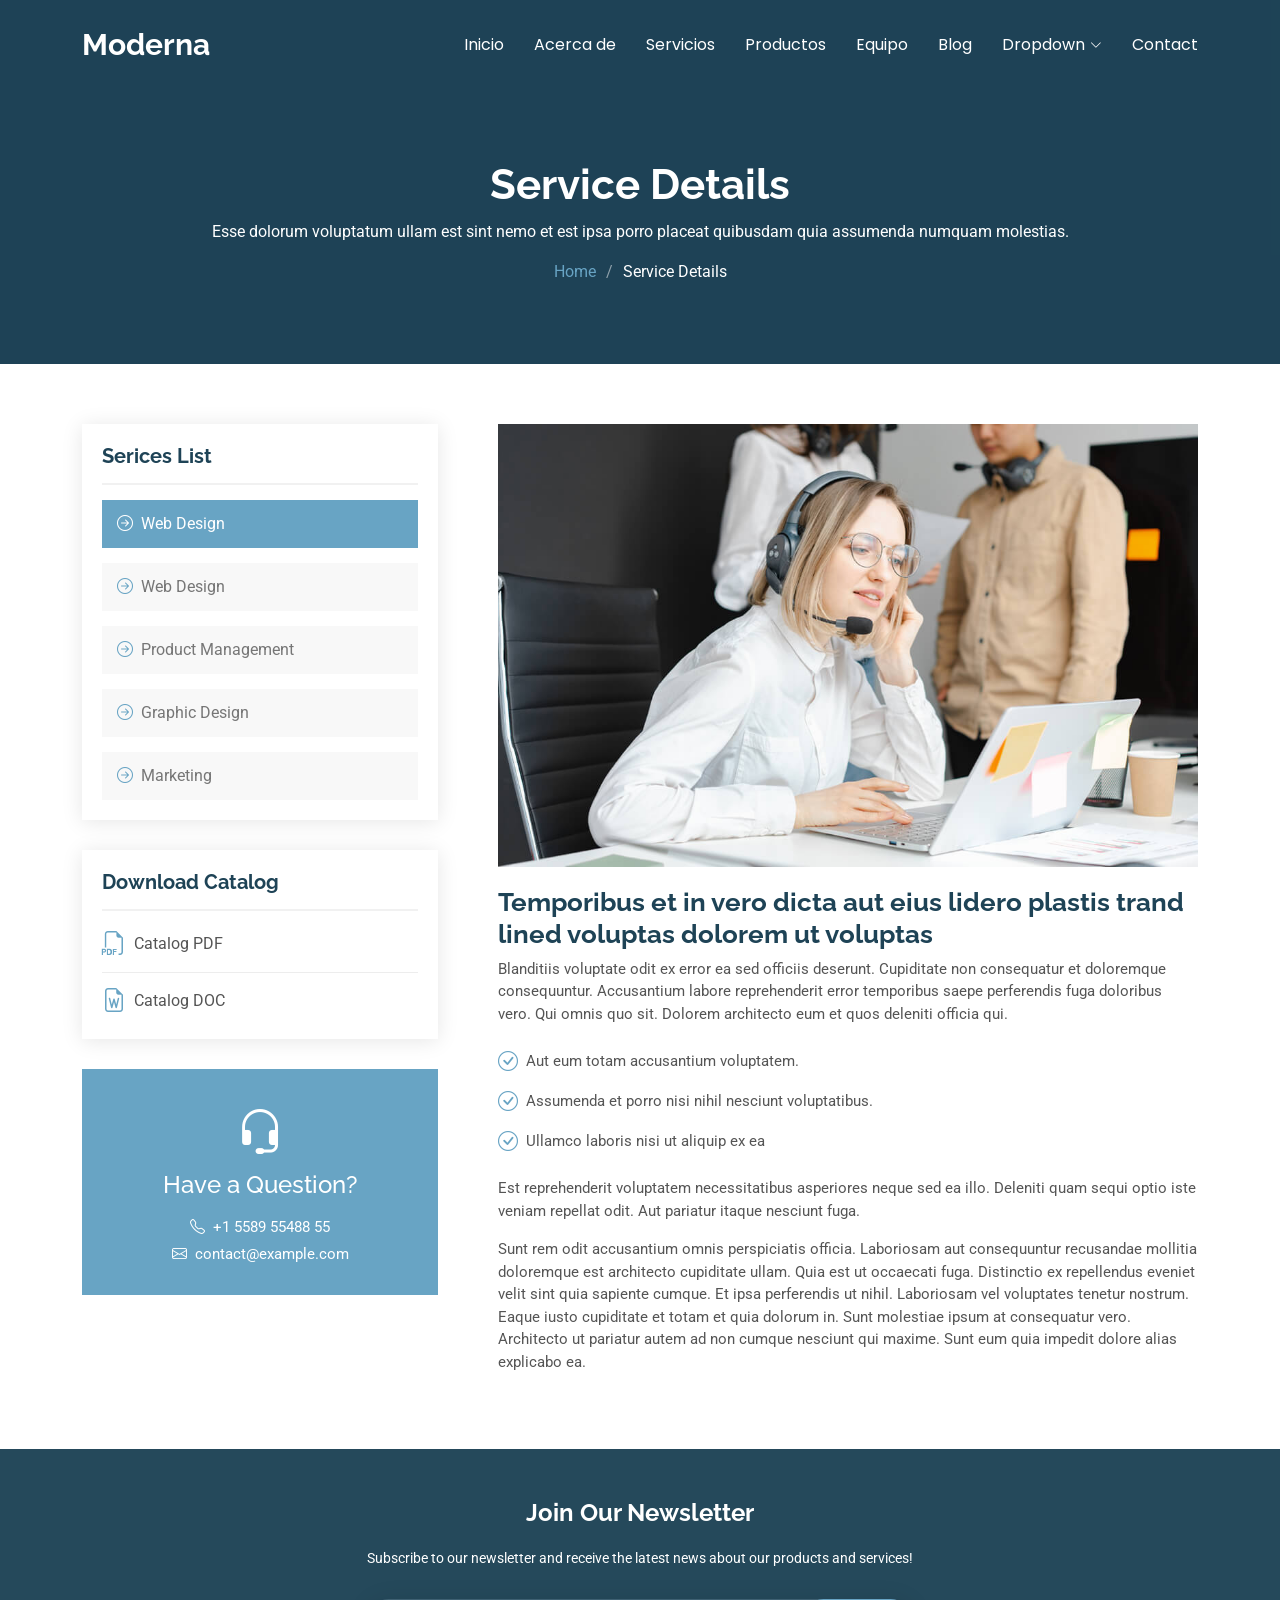
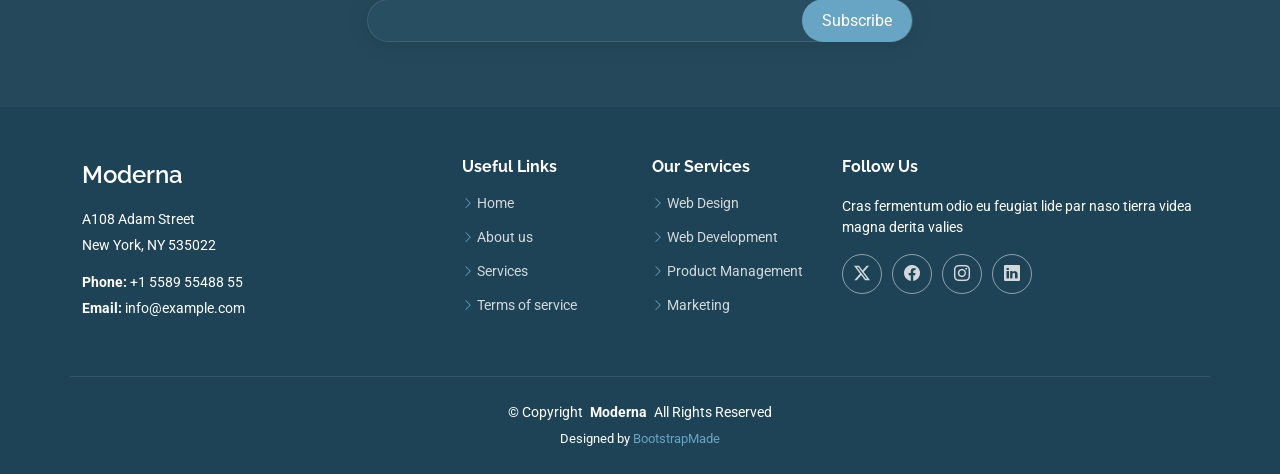
<file: PubliExito/service-details.html>
<!DOCTYPE html>
<html lang="en">

<head>
  <meta charset="utf-8">
  <meta content="width=device-width, initial-scale=1.0" name="viewport">
  <title>Publiexito</title>
  <meta name="description" content="">
  <meta name="keywords" content="">

  <!-- Favicons -->
  <link href="assets/img/favicon.png" rel="icon">
  <link href="assets/img/apple-touch-icon.png" rel="apple-touch-icon">

  <!-- Fonts -->
  <link href="https://fonts.googleapis.com" rel="preconnect">
  <link href="https://fonts.gstatic.com" rel="preconnect" crossorigin>
  <link href="https://fonts.googleapis.com/css2?family=Roboto:ital,wght@0,100;0,300;0,400;0,500;0,700;0,900;1,100;1,300;1,400;1,500;1,700;1,900&family=Poppins:ital,wght@0,100;0,200;0,300;0,400;0,500;0,600;0,700;0,800;0,900;1,100;1,200;1,300;1,400;1,500;1,600;1,700;1,800;1,900&family=Raleway:ital,wght@0,100;0,200;0,300;0,400;0,500;0,600;0,700;0,800;0,900;1,100;1,200;1,300;1,400;1,500;1,600;1,700;1,800;1,900&display=swap" rel="stylesheet">

  <!-- Vendor CSS Files -->
  <link href="assets/vendor/bootstrap/css/bootstrap.min.css" rel="stylesheet">
  <link href="assets/vendor/bootstrap-icons/bootstrap-icons.css" rel="stylesheet">
  <link href="assets/vendor/aos/aos.css" rel="stylesheet">
  <link href="assets/vendor/glightbox/css/glightbox.min.css" rel="stylesheet">
  <link href="assets/vendor/swiper/swiper-bundle.min.css" rel="stylesheet">

  <!-- Main CSS File -->
  <link href="assets/css/main.css" rel="stylesheet">

  <!-- =======================================================
  * Template Name: Moderna
  * Template URL: https://bootstrapmade.com/free-bootstrap-template-corporate-moderna/
  * Updated: Aug 07 2024 with Bootstrap v5.3.3
  * Author: BootstrapMade.com
  * License: https://bootstrapmade.com/license/
  ======================================================== -->
</head>

<body class="service-details-page">

  <header id="header" class="header d-flex align-items-center fixed-top">
    <div class="container-fluid container-xl position-relative d-flex align-items-center justify-content-between">

      <a href="index.html" class="logo d-flex align-items-center">
        <!-- Uncomment the line below if you also wish to use an image logo -->
        <!-- <img src="assets/img/logo.png" alt=""> -->
        <h1 class="sitename">Moderna</h1>
      </a>

      <nav id="navmenu" class="navmenu">
        <ul>
          <li><a href="index.html">Inicio</a></li>
          <li><a href="about.html">Acerca de</a></li>
          <li><a href="services.html">Servicios</a></li>
          <li><a href="portfolio.html">Productos</a></li>
          <li><a href="team.html">Equipo</a></li>
          <li><a href="blog.html">Blog</a></li>
          <li class="dropdown"><a href="#"><span>Dropdown</span> <i class="bi bi-chevron-down toggle-dropdown"></i></a>
            <ul>
              <li><a href="#">Dropdown 1</a></li>
              <li class="dropdown"><a href="#"><span>Deep Dropdown</span> <i class="bi bi-chevron-down toggle-dropdown"></i></a>
                <ul>
                  <li><a href="#">Deep Dropdown 1</a></li>
                  <li><a href="#">Deep Dropdown 2</a></li>
                  <li><a href="#">Deep Dropdown 3</a></li>
                  <li><a href="#">Deep Dropdown 4</a></li>
                  <li><a href="#">Deep Dropdown 5</a></li>
                </ul>
              </li>
              <li><a href="#">Dropdown 2</a></li>
              <li><a href="#">Dropdown 3</a></li>
              <li><a href="#">Dropdown 4</a></li>
            </ul>
          </li>
          <li><a href="contact.html">Contact</a></li>
        </ul>
        <i class="mobile-nav-toggle d-xl-none bi bi-list"></i>
      </nav>

    </div>
  </header>

  <main class="main">

    <!-- Page Title -->
    <div class="page-title dark-background">
      <div class="container position-relative">
        <h1>Service Details</h1>
        <p>Esse dolorum voluptatum ullam est sint nemo et est ipsa porro placeat quibusdam quia assumenda numquam molestias.</p>
        <nav class="breadcrumbs">
          <ol>
            <li><a href="index.html">Home</a></li>
            <li class="current">Service Details</li>
          </ol>
        </nav>
      </div>
    </div><!-- End Page Title -->

    <!-- Service Details Section -->
    <section id="service-details" class="service-details section">

      <div class="container">

        <div class="row gy-5">

          <div class="col-lg-4" data-aos="fade-up" data-aos-delay="100">

            <div class="service-box">
              <h4>Serices List</h4>
              <div class="services-list">
                <a href="#" class="active"><i class="bi bi-arrow-right-circle"></i><span>Web Design</span></a>
                <a href="#"><i class="bi bi-arrow-right-circle"></i><span>Web Design</span></a>
                <a href="#"><i class="bi bi-arrow-right-circle"></i><span>Product Management</span></a>
                <a href="#"><i class="bi bi-arrow-right-circle"></i><span>Graphic Design</span></a>
                <a href="#"><i class="bi bi-arrow-right-circle"></i><span>Marketing</span></a>
              </div>
            </div><!-- End Services List -->

            <div class="service-box">
              <h4>Download Catalog</h4>
              <div class="download-catalog">
                <a href="#"><i class="bi bi-filetype-pdf"></i><span>Catalog PDF</span></a>
                <a href="#"><i class="bi bi-file-earmark-word"></i><span>Catalog DOC</span></a>
              </div>
            </div><!-- End Services List -->

            <div class="help-box d-flex flex-column justify-content-center align-items-center">
              <i class="bi bi-headset help-icon"></i>
              <h4>Have a Question?</h4>
              <p class="d-flex align-items-center mt-2 mb-0"><i class="bi bi-telephone me-2"></i> <span>+1 5589 55488 55</span></p>
              <p class="d-flex align-items-center mt-1 mb-0"><i class="bi bi-envelope me-2"></i> <a href="mailto:contact@example.com">contact@example.com</a></p>
            </div>

          </div>

          <div class="col-lg-8 ps-lg-5" data-aos="fade-up" data-aos-delay="200">
            <img src="assets/img/services.jpg" alt="" class="img-fluid services-img">
            <h3>Temporibus et in vero dicta aut eius lidero plastis trand lined voluptas dolorem ut voluptas</h3>
            <p>
              Blanditiis voluptate odit ex error ea sed officiis deserunt. Cupiditate non consequatur et doloremque consequuntur. Accusantium labore reprehenderit error temporibus saepe perferendis fuga doloribus vero. Qui omnis quo sit. Dolorem architecto eum et quos deleniti officia qui.
            </p>
            <ul>
              <li><i class="bi bi-check-circle"></i> <span>Aut eum totam accusantium voluptatem.</span></li>
              <li><i class="bi bi-check-circle"></i> <span>Assumenda et porro nisi nihil nesciunt voluptatibus.</span></li>
              <li><i class="bi bi-check-circle"></i> <span>Ullamco laboris nisi ut aliquip ex ea</span></li>
            </ul>
            <p>
              Est reprehenderit voluptatem necessitatibus asperiores neque sed ea illo. Deleniti quam sequi optio iste veniam repellat odit. Aut pariatur itaque nesciunt fuga.
            </p>
            <p>
              Sunt rem odit accusantium omnis perspiciatis officia. Laboriosam aut consequuntur recusandae mollitia doloremque est architecto cupiditate ullam. Quia est ut occaecati fuga. Distinctio ex repellendus eveniet velit sint quia sapiente cumque. Et ipsa perferendis ut nihil. Laboriosam vel voluptates tenetur nostrum. Eaque iusto cupiditate et totam et quia dolorum in. Sunt molestiae ipsum at consequatur vero. Architecto ut pariatur autem ad non cumque nesciunt qui maxime. Sunt eum quia impedit dolore alias explicabo ea.
            </p>
          </div>

        </div>

      </div>

    </section><!-- /Service Details Section -->

  </main>

  <footer id="footer" class="footer dark-background">

    <div class="footer-newsletter">
      <div class="container">
        <div class="row justify-content-center text-center">
          <div class="col-lg-6">
            <h4>Join Our Newsletter</h4>
            <p>Subscribe to our newsletter and receive the latest news about our products and services!</p>
            <form action="forms/newsletter.php" method="post" class="php-email-form">
              <div class="newsletter-form"><input type="email" name="email"><input type="submit" value="Subscribe"></div>
              <div class="loading">Loading</div>
              <div class="error-message"></div>
              <div class="sent-message">Your subscription request has been sent. Thank you!</div>
            </form>
          </div>
        </div>
      </div>
    </div>

    <div class="container footer-top">
      <div class="row gy-4">
        <div class="col-lg-4 col-md-6 footer-about">
          <a href="index.html" class="d-flex align-items-center">
            <span class="sitename">Moderna</span>
          </a>
          <div class="footer-contact pt-3">
            <p>A108 Adam Street</p>
            <p>New York, NY 535022</p>
            <p class="mt-3"><strong>Phone:</strong> <span>+1 5589 55488 55</span></p>
            <p><strong>Email:</strong> <span>info@example.com</span></p>
          </div>
        </div>

        <div class="col-lg-2 col-md-3 footer-links">
          <h4>Useful Links</h4>
          <ul>
            <li><i class="bi bi-chevron-right"></i> <a href="#">Home</a></li>
            <li><i class="bi bi-chevron-right"></i> <a href="#">About us</a></li>
            <li><i class="bi bi-chevron-right"></i> <a href="#">Services</a></li>
            <li><i class="bi bi-chevron-right"></i> <a href="#">Terms of service</a></li>
          </ul>
        </div>

        <div class="col-lg-2 col-md-3 footer-links">
          <h4>Our Services</h4>
          <ul>
            <li><i class="bi bi-chevron-right"></i> <a href="#">Web Design</a></li>
            <li><i class="bi bi-chevron-right"></i> <a href="#">Web Development</a></li>
            <li><i class="bi bi-chevron-right"></i> <a href="#">Product Management</a></li>
            <li><i class="bi bi-chevron-right"></i> <a href="#">Marketing</a></li>
          </ul>
        </div>

        <div class="col-lg-4 col-md-12">
          <h4>Follow Us</h4>
          <p>Cras fermentum odio eu feugiat lide par naso tierra videa magna derita valies</p>
          <div class="social-links d-flex">
            <a href=""><i class="bi bi-twitter-x"></i></a>
            <a href=""><i class="bi bi-facebook"></i></a>
            <a href=""><i class="bi bi-instagram"></i></a>
            <a href=""><i class="bi bi-linkedin"></i></a>
          </div>
        </div>

      </div>
    </div>

    <div class="container copyright text-center mt-4">
      <p>© <span>Copyright</span> <strong class="px-1 sitename">Moderna</strong> <span>All Rights Reserved</span></p>
      <div class="credits">
        <!-- All the links in the footer should remain intact. -->
        <!-- You can delete the links only if you've purchased the pro version. -->
        <!-- Licensing information: https://bootstrapmade.com/license/ -->
        <!-- Purchase the pro version with working PHP/AJAX contact form: [buy-url] -->
        Designed by <a href="https://bootstrapmade.com/">BootstrapMade</a>
      </div>
    </div>

  </footer>

  <!-- Scroll Top -->
  <a href="#" id="scroll-top" class="scroll-top d-flex align-items-center justify-content-center"><i class="bi bi-arrow-up-short"></i></a>

  <!-- Preloader -->
  <div id="preloader"></div>

  <!-- Vendor JS Files -->
  <script src="assets/vendor/bootstrap/js/bootstrap.bundle.min.js"></script>
  <script src="assets/vendor/php-email-form/validate.js"></script>
  <script src="assets/vendor/aos/aos.js"></script>
  <script src="assets/vendor/glightbox/js/glightbox.min.js"></script>
  <script src="assets/vendor/purecounter/purecounter_vanilla.js"></script>
  <script src="assets/vendor/swiper/swiper-bundle.min.js"></script>
  <script src="assets/vendor/waypoints/noframework.waypoints.js"></script>
  <script src="assets/vendor/imagesloaded/imagesloaded.pkgd.min.js"></script>
  <script src="assets/vendor/isotope-layout/isotope.pkgd.min.js"></script>

  <!-- Main JS File -->
  <script src="assets/js/main.js"></script>

</body>

</html>
</file>
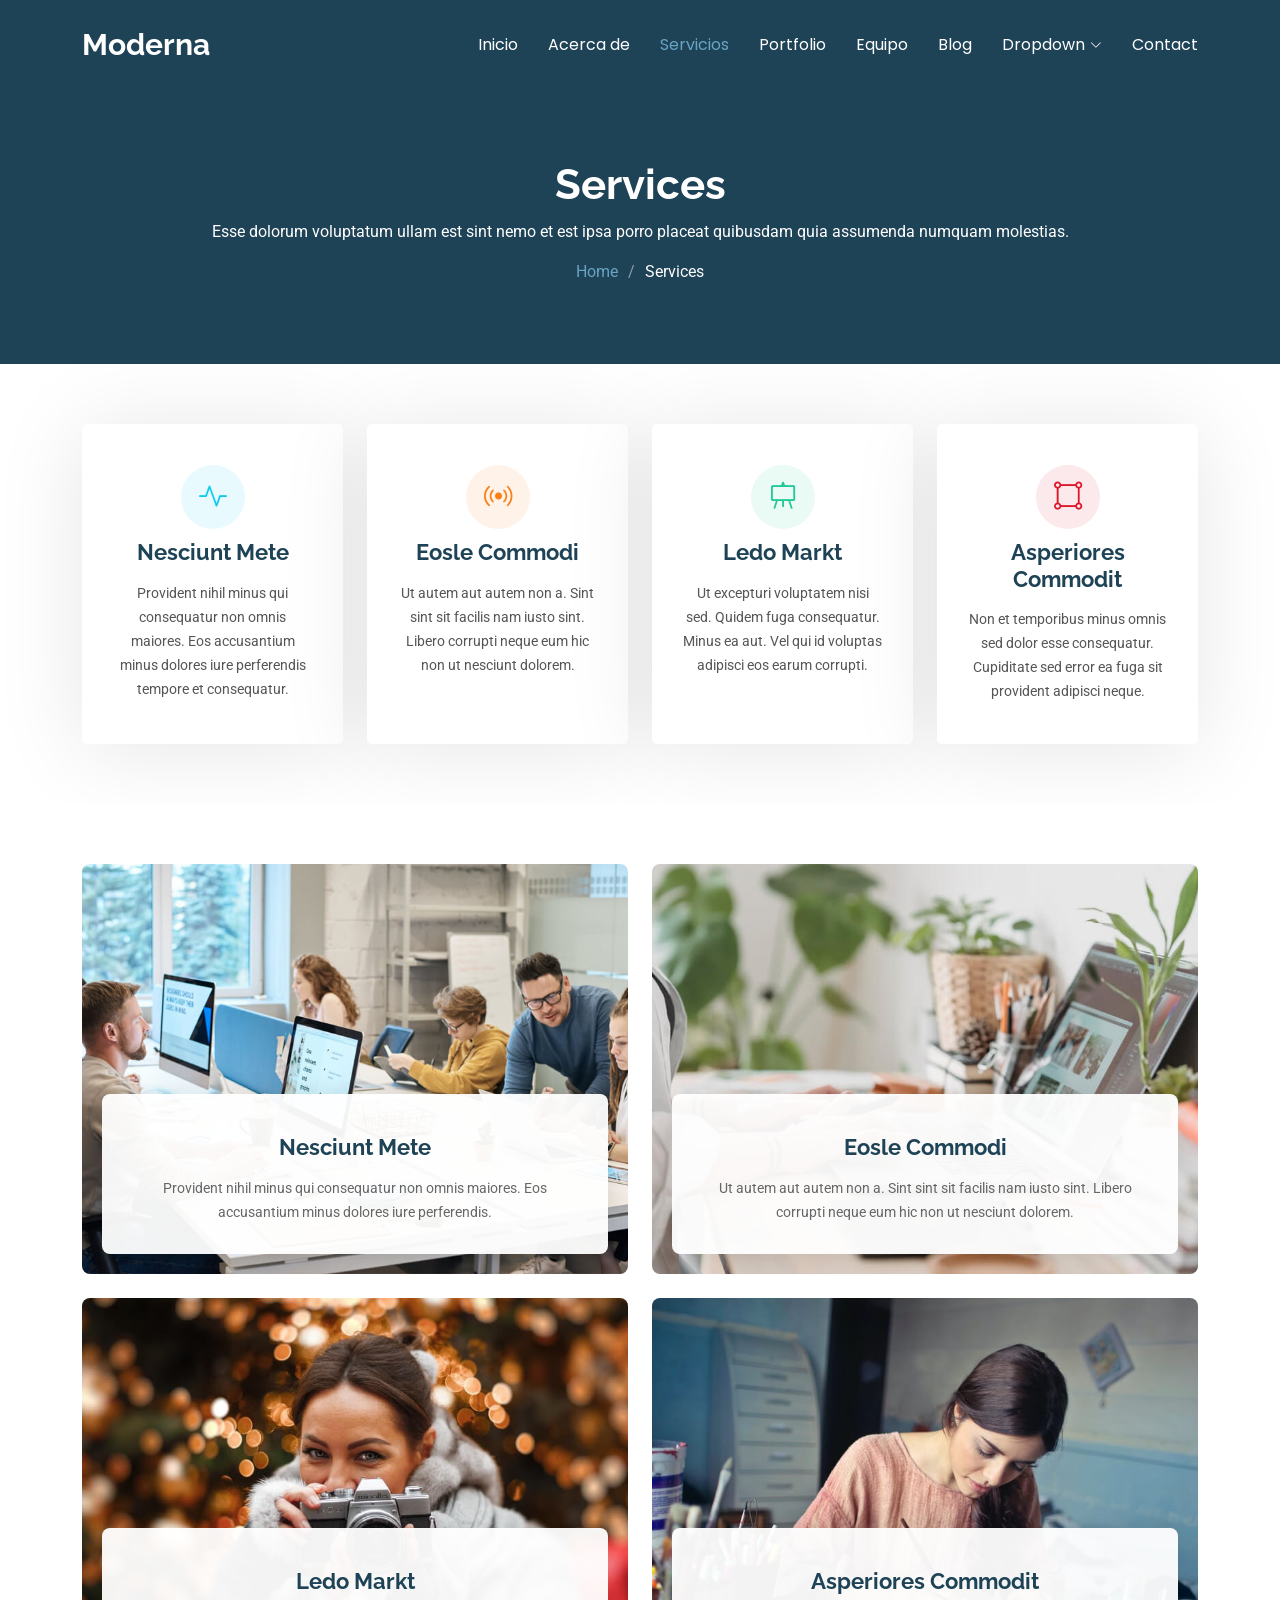
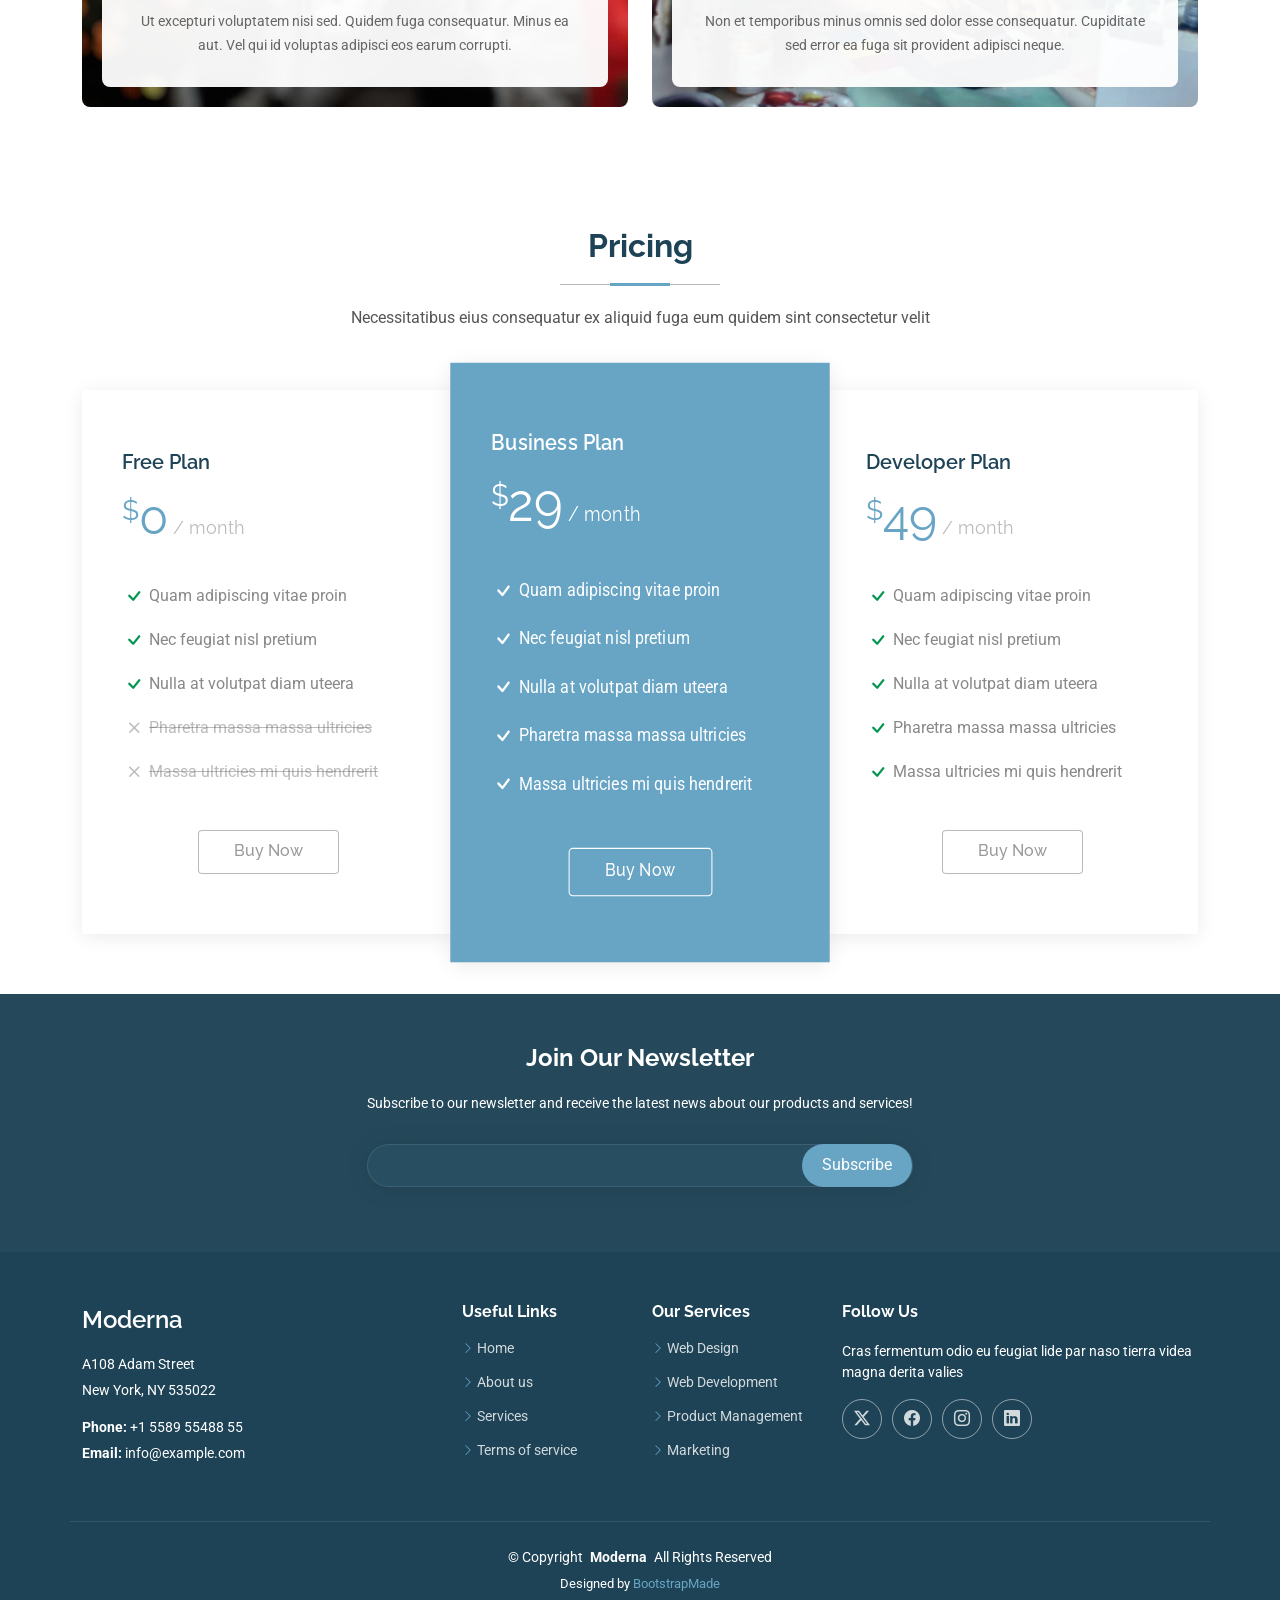
<file: PubliExito/services.html>
<!DOCTYPE html>
<html lang="en">

<head>
  <meta charset="utf-8">
  <meta content="width=device-width, initial-scale=1.0" name="viewport">
  <title>PubliExito</title>
  <meta name="description" content="">
  <meta name="keywords" content="">

  <!-- Favicons -->
  <link href="assets/img/favicon.png" rel="icon">
  <link href="assets/img/apple-touch-icon.png" rel="apple-touch-icon">

  <!-- Fonts -->
  <link href="https://fonts.googleapis.com" rel="preconnect">
  <link href="https://fonts.gstatic.com" rel="preconnect" crossorigin>
  <link href="https://fonts.googleapis.com/css2?family=Roboto:ital,wght@0,100;0,300;0,400;0,500;0,700;0,900;1,100;1,300;1,400;1,500;1,700;1,900&family=Poppins:ital,wght@0,100;0,200;0,300;0,400;0,500;0,600;0,700;0,800;0,900;1,100;1,200;1,300;1,400;1,500;1,600;1,700;1,800;1,900&family=Raleway:ital,wght@0,100;0,200;0,300;0,400;0,500;0,600;0,700;0,800;0,900;1,100;1,200;1,300;1,400;1,500;1,600;1,700;1,800;1,900&display=swap" rel="stylesheet">

  <!-- Vendor CSS Files -->
  <link href="assets/vendor/bootstrap/css/bootstrap.min.css" rel="stylesheet">
  <link href="assets/vendor/bootstrap-icons/bootstrap-icons.css" rel="stylesheet">
  <link href="assets/vendor/aos/aos.css" rel="stylesheet">
  <link href="assets/vendor/glightbox/css/glightbox.min.css" rel="stylesheet">
  <link href="assets/vendor/swiper/swiper-bundle.min.css" rel="stylesheet">

  <!-- Main CSS File -->
  <link href="assets/css/main.css" rel="stylesheet">

  <!-- =======================================================
  * Template Name: Moderna
  * Template URL: https://bootstrapmade.com/free-bootstrap-template-corporate-moderna/
  * Updated: Aug 07 2024 with Bootstrap v5.3.3
  * Author: BootstrapMade.com
  * License: https://bootstrapmade.com/license/
  ======================================================== -->
</head>

<body class="services-page">

  <header id="header" class="header d-flex align-items-center fixed-top">
    <div class="container-fluid container-xl position-relative d-flex align-items-center justify-content-between">

      <a href="index.html" class="logo d-flex align-items-center">
        <!-- Uncomment the line below if you also wish to use an image logo -->
        <!-- <img src="assets/img/logo.png" alt=""> -->
        <h1 class="sitename">Moderna</h1>
      </a>

      <nav id="navmenu" class="navmenu">
        <ul>
          <li><a href="index.html">Inicio</a></li>
          <li><a href="about.html">Acerca de</a></li>
          <li><a href="services.html" class="active">Servicios</a></li>
          <li><a href="portfolio.html">Portfolio</a></li>
          <li><a href="team.html">Equipo</a></li>
          <li><a href="blog.html">Blog</a></li>
          <li class="dropdown"><a href="#"><span>Dropdown</span> <i class="bi bi-chevron-down toggle-dropdown"></i></a>
            <ul>
              <li><a href="#">Dropdown 1</a></li>
              <li class="dropdown"><a href="#"><span>Deep Dropdown</span> <i class="bi bi-chevron-down toggle-dropdown"></i></a>
                <ul>
                  <li><a href="#">Deep Dropdown 1</a></li>
                  <li><a href="#">Deep Dropdown 2</a></li>
                  <li><a href="#">Deep Dropdown 3</a></li>
                  <li><a href="#">Deep Dropdown 4</a></li>
                  <li><a href="#">Deep Dropdown 5</a></li>
                </ul>
              </li>
              <li><a href="#">Dropdown 2</a></li>
              <li><a href="#">Dropdown 3</a></li>
              <li><a href="#">Dropdown 4</a></li>
            </ul>
          </li>
          <li><a href="contact.html">Contact</a></li>
        </ul>
        <i class="mobile-nav-toggle d-xl-none bi bi-list"></i>
      </nav>

    </div>
  </header>

  <main class="main">

    <!-- Page Title -->
    <div class="page-title dark-background">
      <div class="container position-relative">
        <h1>Services</h1>
        <p>Esse dolorum voluptatum ullam est sint nemo et est ipsa porro placeat quibusdam quia assumenda numquam molestias.</p>
        <nav class="breadcrumbs">
          <ol>
            <li><a href="index.html">Home</a></li>
            <li class="current">Services</li>
          </ol>
        </nav>
      </div>
    </div><!-- End Page Title -->

    <!-- Featured Services Section -->
    <section id="featured-services" class="featured-services section">

      <div class="container">

        <div class="row gy-4">

          <div class="col-lg-3 col-md-6" data-aos="fade-up" data-aos-delay="100">
            <div class="service-item item-cyan position-relative">
              <div class="icon">
                <i class="bi bi-activity"></i>
              </div>
              <a href="service-details.html" class="stretched-link">
                <h3>Nesciunt Mete</h3>
              </a>
              <p>Provident nihil minus qui consequatur non omnis maiores. Eos accusantium minus dolores iure perferendis tempore et consequatur.</p>
            </div>
          </div><!-- End Service Item -->

          <div class="col-lg-3 col-md-6" data-aos="fade-up" data-aos-delay="200">
            <div class="service-item item-orange position-relative">
              <div class="icon">
                <i class="bi bi-broadcast"></i>
              </div>
              <a href="service-details.html" class="stretched-link">
                <h3>Eosle Commodi</h3>
              </a>
              <p>Ut autem aut autem non a. Sint sint sit facilis nam iusto sint. Libero corrupti neque eum hic non ut nesciunt dolorem.</p>
            </div>
          </div><!-- End Service Item -->

          <div class="col-lg-3 col-md-6" data-aos="fade-up" data-aos-delay="300">
            <div class="service-item item-teal position-relative">
              <div class="icon">
                <i class="bi bi-easel"></i>
              </div>
              <a href="service-details.html" class="stretched-link">
                <h3>Ledo Markt</h3>
              </a>
              <p>Ut excepturi voluptatem nisi sed. Quidem fuga consequatur. Minus ea aut. Vel qui id voluptas adipisci eos earum corrupti.</p>
            </div>
          </div><!-- End Service Item -->

          <div class="col-lg-3 col-md-6" data-aos="fade-up" data-aos-delay="400">
            <div class="service-item item-red position-relative">
              <div class="icon">
                <i class="bi bi-bounding-box-circles"></i>
              </div>
              <a href="service-details.html" class="stretched-link">
                <h3>Asperiores Commodit</h3>
              </a>
              <p>Non et temporibus minus omnis sed dolor esse consequatur. Cupiditate sed error ea fuga sit provident adipisci neque.</p>
              <a href="service-details.html" class="stretched-link"></a>
            </div>
          </div><!-- End Service Item -->
        </div>

      </div>

    </section><!-- /Featured Services Section -->

    <!-- Services Section -->
    <section id="services" class="services section">

      <div class="container" data-aos="fade-up" data-aos-delay="100">

        <div class="row gy-4">

          <div class="col-lg-6" data-aos="zoom-in" data-aos-delay="200">
            <div class="service-item position-relative">
              <div class="img">
                <img src="assets/img/services-1.jpg" class="img-fluid" alt="">
              </div>
              <div class="details">
                <a href="service-details.html" class="stretched-link">
                  <h3>Nesciunt Mete</h3>
                </a>
                <p>Provident nihil minus qui consequatur non omnis maiores. Eos accusantium minus dolores iure perferendis.</p>
              </div>
            </div>
          </div><!-- End Service Item -->

          <div class="col-lg-6" data-aos="zoom-in" data-aos-delay="300">
            <div class="service-item position-relative">
              <div class="img">
                <img src="assets/img/services-2.jpg" class="img-fluid" alt="">
              </div>
              <div class="details">
                <a href="service-details.html" class="stretched-link">
                  <h3>Eosle Commodi</h3>
                </a>
                <p>Ut autem aut autem non a. Sint sint sit facilis nam iusto sint. Libero corrupti neque eum hic non ut nesciunt dolorem.</p>
              </div>
            </div>
          </div><!-- End Service Item -->

          <div class="col-lg-6" data-aos="zoom-in" data-aos-delay="400">
            <div class="service-item position-relative">
              <div class="img">
                <img src="assets/img/services-3.jpg" class="img-fluid" alt="">
              </div>
              <div class="details">
                <a href="service-details.html" class="stretched-link">
                  <h3>Ledo Markt</h3>
                </a>
                <p>Ut excepturi voluptatem nisi sed. Quidem fuga consequatur. Minus ea aut. Vel qui id voluptas adipisci eos earum corrupti.</p>
              </div>
            </div>
          </div><!-- End Service Item -->

          <div class="col-lg-6" data-aos="zoom-in" data-aos-delay="500">
            <div class="service-item position-relative">
              <div class="img">
                <img src="assets/img/services-4.jpg" class="img-fluid" alt="">
              </div>
              <div class="details">
                <a href="service-details.html" class="stretched-link">
                  <h3>Asperiores Commodit</h3>
                </a>
                <p>Non et temporibus minus omnis sed dolor esse consequatur. Cupiditate sed error ea fuga sit provident adipisci neque.</p>
                <a href="service-details.html" class="stretched-link"></a>
              </div>
            </div>
          </div><!-- End Service Item -->

        </div>

      </div>

    </section><!-- /Services Section -->

    <!-- Pricing Section -->
    <section id="pricing" class="pricing section">

      <!-- Section Title -->
      <div class="container section-title" data-aos="fade-up">
        <h2>Pricing</h2>
        <p>Necessitatibus eius consequatur ex aliquid fuga eum quidem sint consectetur velit</p>
      </div><!-- End Section Title -->

      <div class="container">

        <div class="row g-4 g-lg-0">

          <div class="col-lg-4" data-aos="zoom-in" data-aos-delay="100">
            <div class="pricing-item">
              <h3>Free Plan</h3>
              <h4><sup>$</sup>0<span> / month</span></h4>
              <ul>
                <li><i class="bi bi-check"></i> <span>Quam adipiscing vitae proin</span></li>
                <li><i class="bi bi-check"></i> <span>Nec feugiat nisl pretium</span></li>
                <li><i class="bi bi-check"></i> <span>Nulla at volutpat diam uteera</span></li>
                <li class="na"><i class="bi bi-x"></i> <span>Pharetra massa massa ultricies</span></li>
                <li class="na"><i class="bi bi-x"></i> <span>Massa ultricies mi quis hendrerit</span></li>
              </ul>
              <div class="text-center"><a href="#" class="buy-btn">Buy Now</a></div>
            </div>
          </div><!-- End Pricing Item -->

          <div class="col-lg-4 featured" data-aos="zoom-in" data-aos-delay="200">
            <div class="pricing-item">
              <h3>Business Plan</h3>
              <h4><sup>$</sup>29<span> / month</span></h4>
              <ul>
                <li><i class="bi bi-check"></i> <span>Quam adipiscing vitae proin</span></li>
                <li><i class="bi bi-check"></i> <span>Nec feugiat nisl pretium</span></li>
                <li><i class="bi bi-check"></i> <span>Nulla at volutpat diam uteera</span></li>
                <li><i class="bi bi-check"></i> <span>Pharetra massa massa ultricies</span></li>
                <li><i class="bi bi-check"></i> <span>Massa ultricies mi quis hendrerit</span></li>
              </ul>
              <div class="text-center"><a href="#" class="buy-btn">Buy Now</a></div>
            </div>
          </div><!-- End Pricing Item -->

          <div class="col-lg-4" data-aos="zoom-in" data-aos-delay="100">
            <div class="pricing-item">
              <h3>Developer Plan</h3>
              <h4><sup>$</sup>49<span> / month</span></h4>
              <ul>
                <li><i class="bi bi-check"></i> <span>Quam adipiscing vitae proin</span></li>
                <li><i class="bi bi-check"></i> <span>Nec feugiat nisl pretium</span></li>
                <li><i class="bi bi-check"></i> <span>Nulla at volutpat diam uteera</span></li>
                <li><i class="bi bi-check"></i> <span>Pharetra massa massa ultricies</span></li>
                <li><i class="bi bi-check"></i> <span>Massa ultricies mi quis hendrerit</span></li>
              </ul>
              <div class="text-center"><a href="#" class="buy-btn">Buy Now</a></div>
            </div>
          </div><!-- End Pricing Item -->

        </div>

      </div>

    </section><!-- /Pricing Section -->

  </main>

  <footer id="footer" class="footer dark-background">

    <div class="footer-newsletter">
      <div class="container">
        <div class="row justify-content-center text-center">
          <div class="col-lg-6">
            <h4>Join Our Newsletter</h4>
            <p>Subscribe to our newsletter and receive the latest news about our products and services!</p>
            <form action="forms/newsletter.php" method="post" class="php-email-form">
              <div class="newsletter-form"><input type="email" name="email"><input type="submit" value="Subscribe"></div>
              <div class="loading">Loading</div>
              <div class="error-message"></div>
              <div class="sent-message">Your subscription request has been sent. Thank you!</div>
            </form>
          </div>
        </div>
      </div>
    </div>

    <div class="container footer-top">
      <div class="row gy-4">
        <div class="col-lg-4 col-md-6 footer-about">
          <a href="index.html" class="d-flex align-items-center">
            <span class="sitename">Moderna</span>
          </a>
          <div class="footer-contact pt-3">
            <p>A108 Adam Street</p>
            <p>New York, NY 535022</p>
            <p class="mt-3"><strong>Phone:</strong> <span>+1 5589 55488 55</span></p>
            <p><strong>Email:</strong> <span>info@example.com</span></p>
          </div>
        </div>

        <div class="col-lg-2 col-md-3 footer-links">
          <h4>Useful Links</h4>
          <ul>
            <li><i class="bi bi-chevron-right"></i> <a href="#">Home</a></li>
            <li><i class="bi bi-chevron-right"></i> <a href="#">About us</a></li>
            <li><i class="bi bi-chevron-right"></i> <a href="#">Services</a></li>
            <li><i class="bi bi-chevron-right"></i> <a href="#">Terms of service</a></li>
          </ul>
        </div>

        <div class="col-lg-2 col-md-3 footer-links">
          <h4>Our Services</h4>
          <ul>
            <li><i class="bi bi-chevron-right"></i> <a href="#">Web Design</a></li>
            <li><i class="bi bi-chevron-right"></i> <a href="#">Web Development</a></li>
            <li><i class="bi bi-chevron-right"></i> <a href="#">Product Management</a></li>
            <li><i class="bi bi-chevron-right"></i> <a href="#">Marketing</a></li>
          </ul>
        </div>

        <div class="col-lg-4 col-md-12">
          <h4>Follow Us</h4>
          <p>Cras fermentum odio eu feugiat lide par naso tierra videa magna derita valies</p>
          <div class="social-links d-flex">
            <a href=""><i class="bi bi-twitter-x"></i></a>
            <a href=""><i class="bi bi-facebook"></i></a>
            <a href=""><i class="bi bi-instagram"></i></a>
            <a href=""><i class="bi bi-linkedin"></i></a>
          </div>
        </div>

      </div>
    </div>

    <div class="container copyright text-center mt-4">
      <p>© <span>Copyright</span> <strong class="px-1 sitename">Moderna</strong> <span>All Rights Reserved</span></p>
      <div class="credits">
        <!-- All the links in the footer should remain intact. -->
        <!-- You can delete the links only if you've purchased the pro version. -->
        <!-- Licensing information: https://bootstrapmade.com/license/ -->
        <!-- Purchase the pro version with working PHP/AJAX contact form: [buy-url] -->
        Designed by <a href="https://bootstrapmade.com/">BootstrapMade</a>
      </div>
    </div>

  </footer>

  <!-- Scroll Top -->
  <a href="#" id="scroll-top" class="scroll-top d-flex align-items-center justify-content-center"><i class="bi bi-arrow-up-short"></i></a>

  <!-- Preloader -->
  <div id="preloader"></div>

  <!-- Vendor JS Files -->
  <script src="assets/vendor/bootstrap/js/bootstrap.bundle.min.js"></script>
  <script src="assets/vendor/php-email-form/validate.js"></script>
  <script src="assets/vendor/aos/aos.js"></script>
  <script src="assets/vendor/glightbox/js/glightbox.min.js"></script>
  <script src="assets/vendor/purecounter/purecounter_vanilla.js"></script>
  <script src="assets/vendor/swiper/swiper-bundle.min.js"></script>
  <script src="assets/vendor/waypoints/noframework.waypoints.js"></script>
  <script src="assets/vendor/imagesloaded/imagesloaded.pkgd.min.js"></script>
  <script src="assets/vendor/isotope-layout/isotope.pkgd.min.js"></script>

  <!-- Main JS File -->
  <script src="assets/js/main.js"></script>

</body>

</html>
</file>
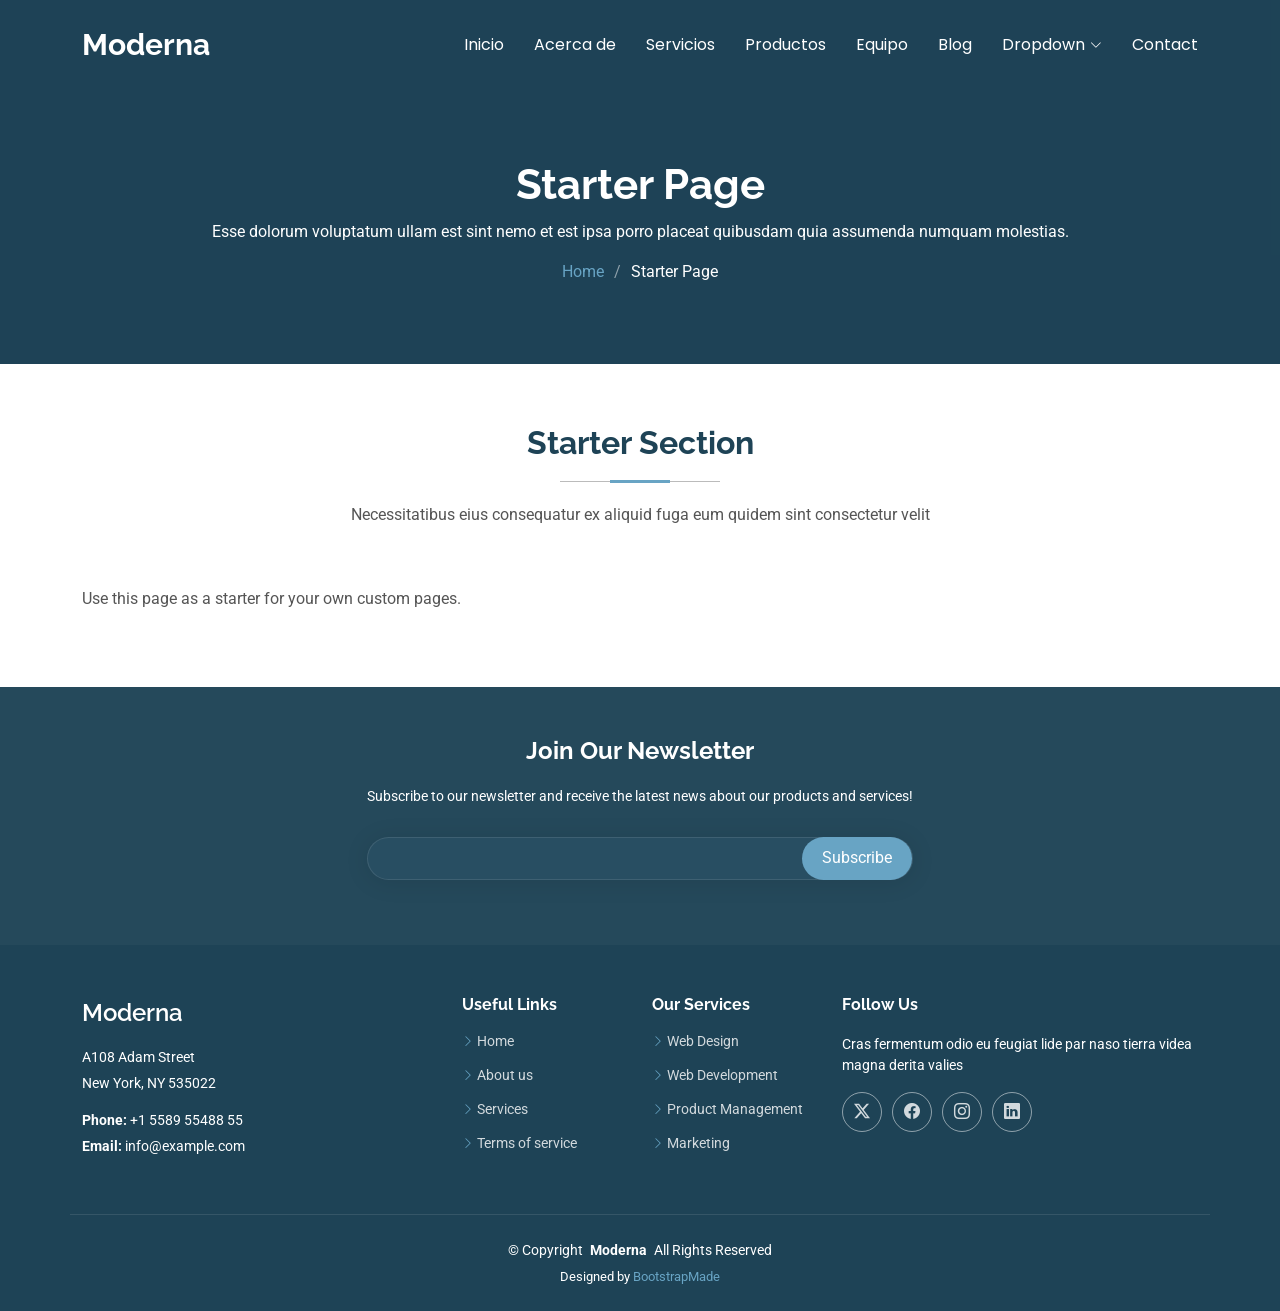
<file: PubliExito/starter-page.html>
<!DOCTYPE html>
<html lang="en">

<head>
  <meta charset="utf-8">
  <meta content="width=device-width, initial-scale=1.0" name="viewport">
  <title>PubliExito</title>
  <meta name="description" content="">
  <meta name="keywords" content="">

  <!-- Favicons -->
  <link href="assets/img/favicon.png" rel="icon">
  <link href="assets/img/apple-touch-icon.png" rel="apple-touch-icon">

  <!-- Fonts -->
  <link href="https://fonts.googleapis.com" rel="preconnect">
  <link href="https://fonts.gstatic.com" rel="preconnect" crossorigin>
  <link href="https://fonts.googleapis.com/css2?family=Roboto:ital,wght@0,100;0,300;0,400;0,500;0,700;0,900;1,100;1,300;1,400;1,500;1,700;1,900&family=Poppins:ital,wght@0,100;0,200;0,300;0,400;0,500;0,600;0,700;0,800;0,900;1,100;1,200;1,300;1,400;1,500;1,600;1,700;1,800;1,900&family=Raleway:ital,wght@0,100;0,200;0,300;0,400;0,500;0,600;0,700;0,800;0,900;1,100;1,200;1,300;1,400;1,500;1,600;1,700;1,800;1,900&display=swap" rel="stylesheet">

  <!-- Vendor CSS Files -->
  <link href="assets/vendor/bootstrap/css/bootstrap.min.css" rel="stylesheet">
  <link href="assets/vendor/bootstrap-icons/bootstrap-icons.css" rel="stylesheet">
  <link href="assets/vendor/aos/aos.css" rel="stylesheet">
  <link href="assets/vendor/glightbox/css/glightbox.min.css" rel="stylesheet">
  <link href="assets/vendor/swiper/swiper-bundle.min.css" rel="stylesheet">

  <!-- Main CSS File -->
  <link href="assets/css/main.css" rel="stylesheet">

  <!-- =======================================================
  * Template Name: Moderna
  * Template URL: https://bootstrapmade.com/free-bootstrap-template-corporate-moderna/
  * Updated: Aug 07 2024 with Bootstrap v5.3.3
  * Author: BootstrapMade.com
  * License: https://bootstrapmade.com/license/
  ======================================================== -->
</head>

<body class="starter-page-page">

  <header id="header" class="header d-flex align-items-center fixed-top">
    <div class="container-fluid container-xl position-relative d-flex align-items-center justify-content-between">

      <a href="index.html" class="logo d-flex align-items-center">
        <!-- Uncomment the line below if you also wish to use an image logo -->
        <!-- <img src="assets/img/logo.png" alt=""> -->
        <h1 class="sitename">Moderna</h1>
      </a>

      <nav id="navmenu" class="navmenu">
        <ul>
          <li><a href="index.html">Inicio</a></li>
          <li><a href="about.html">Acerca de</a></li>
          <li><a href="services.html">Servicios</a></li>
          <li><a href="portfolio.html">Productos</a></li>
          <li><a href="team.html">Equipo</a></li>
          <li><a href="blog.html">Blog</a></li>
          <li class="dropdown"><a href="#"><span>Dropdown</span> <i class="bi bi-chevron-down toggle-dropdown"></i></a>
            <ul>
              <li><a href="#">Dropdown 1</a></li>
              <li class="dropdown"><a href="#"><span>Deep Dropdown</span> <i class="bi bi-chevron-down toggle-dropdown"></i></a>
                <ul>
                  <li><a href="#">Deep Dropdown 1</a></li>
                  <li><a href="#">Deep Dropdown 2</a></li>
                  <li><a href="#">Deep Dropdown 3</a></li>
                  <li><a href="#">Deep Dropdown 4</a></li>
                  <li><a href="#">Deep Dropdown 5</a></li>
                </ul>
              </li>
              <li><a href="#">Dropdown 2</a></li>
              <li><a href="#">Dropdown 3</a></li>
              <li><a href="#">Dropdown 4</a></li>
            </ul>
          </li>
          <li><a href="contact.html">Contact</a></li>
        </ul>
        <i class="mobile-nav-toggle d-xl-none bi bi-list"></i>
      </nav>

    </div>
  </header>

  <main class="main">

    <!-- Page Title -->
    <div class="page-title dark-background">
      <div class="container position-relative">
        <h1>Starter Page</h1>
        <p>Esse dolorum voluptatum ullam est sint nemo et est ipsa porro placeat quibusdam quia assumenda numquam molestias.</p>
        <nav class="breadcrumbs">
          <ol>
            <li><a href="index.html">Home</a></li>
            <li class="current">Starter Page</li>
          </ol>
        </nav>
      </div>
    </div><!-- End Page Title -->

    <!-- Starter Section Section -->
    <section id="starter-section" class="starter-section section">

      <!-- Section Title -->
      <div class="container section-title" data-aos="fade-up">
        <h2>Starter Section</h2>
        <p>Necessitatibus eius consequatur ex aliquid fuga eum quidem sint consectetur velit</p>
      </div><!-- End Section Title -->

      <div class="container" data-aos="fade-up">
        <p>Use this page as a starter for your own custom pages.</p>
      </div>

    </section><!-- /Starter Section Section -->

  </main>

  <footer id="footer" class="footer dark-background">

    <div class="footer-newsletter">
      <div class="container">
        <div class="row justify-content-center text-center">
          <div class="col-lg-6">
            <h4>Join Our Newsletter</h4>
            <p>Subscribe to our newsletter and receive the latest news about our products and services!</p>
            <form action="forms/newsletter.php" method="post" class="php-email-form">
              <div class="newsletter-form"><input type="email" name="email"><input type="submit" value="Subscribe"></div>
              <div class="loading">Loading</div>
              <div class="error-message"></div>
              <div class="sent-message">Your subscription request has been sent. Thank you!</div>
            </form>
          </div>
        </div>
      </div>
    </div>

    <div class="container footer-top">
      <div class="row gy-4">
        <div class="col-lg-4 col-md-6 footer-about">
          <a href="index.html" class="d-flex align-items-center">
            <span class="sitename">Moderna</span>
          </a>
          <div class="footer-contact pt-3">
            <p>A108 Adam Street</p>
            <p>New York, NY 535022</p>
            <p class="mt-3"><strong>Phone:</strong> <span>+1 5589 55488 55</span></p>
            <p><strong>Email:</strong> <span>info@example.com</span></p>
          </div>
        </div>

        <div class="col-lg-2 col-md-3 footer-links">
          <h4>Useful Links</h4>
          <ul>
            <li><i class="bi bi-chevron-right"></i> <a href="#">Home</a></li>
            <li><i class="bi bi-chevron-right"></i> <a href="#">About us</a></li>
            <li><i class="bi bi-chevron-right"></i> <a href="#">Services</a></li>
            <li><i class="bi bi-chevron-right"></i> <a href="#">Terms of service</a></li>
          </ul>
        </div>

        <div class="col-lg-2 col-md-3 footer-links">
          <h4>Our Services</h4>
          <ul>
            <li><i class="bi bi-chevron-right"></i> <a href="#">Web Design</a></li>
            <li><i class="bi bi-chevron-right"></i> <a href="#">Web Development</a></li>
            <li><i class="bi bi-chevron-right"></i> <a href="#">Product Management</a></li>
            <li><i class="bi bi-chevron-right"></i> <a href="#">Marketing</a></li>
          </ul>
        </div>

        <div class="col-lg-4 col-md-12">
          <h4>Follow Us</h4>
          <p>Cras fermentum odio eu feugiat lide par naso tierra videa magna derita valies</p>
          <div class="social-links d-flex">
            <a href=""><i class="bi bi-twitter-x"></i></a>
            <a href=""><i class="bi bi-facebook"></i></a>
            <a href=""><i class="bi bi-instagram"></i></a>
            <a href=""><i class="bi bi-linkedin"></i></a>
          </div>
        </div>

      </div>
    </div>

    <div class="container copyright text-center mt-4">
      <p>© <span>Copyright</span> <strong class="px-1 sitename">Moderna</strong> <span>All Rights Reserved</span></p>
      <div class="credits">
        <!-- All the links in the footer should remain intact. -->
        <!-- You can delete the links only if you've purchased the pro version. -->
        <!-- Licensing information: https://bootstrapmade.com/license/ -->
        <!-- Purchase the pro version with working PHP/AJAX contact form: [buy-url] -->
        Designed by <a href="https://bootstrapmade.com/">BootstrapMade</a>
      </div>
    </div>

  </footer>

  <!-- Scroll Top -->
  <a href="#" id="scroll-top" class="scroll-top d-flex align-items-center justify-content-center"><i class="bi bi-arrow-up-short"></i></a>

  <!-- Preloader -->
  <div id="preloader"></div>

  <!-- Vendor JS Files -->
  <script src="assets/vendor/bootstrap/js/bootstrap.bundle.min.js"></script>
  <script src="assets/vendor/php-email-form/validate.js"></script>
  <script src="assets/vendor/aos/aos.js"></script>
  <script src="assets/vendor/glightbox/js/glightbox.min.js"></script>
  <script src="assets/vendor/purecounter/purecounter_vanilla.js"></script>
  <script src="assets/vendor/swiper/swiper-bundle.min.js"></script>
  <script src="assets/vendor/waypoints/noframework.waypoints.js"></script>
  <script src="assets/vendor/imagesloaded/imagesloaded.pkgd.min.js"></script>
  <script src="assets/vendor/isotope-layout/isotope.pkgd.min.js"></script>

  <!-- Main JS File -->
  <script src="assets/js/main.js"></script>

</body>

</html>
</file>
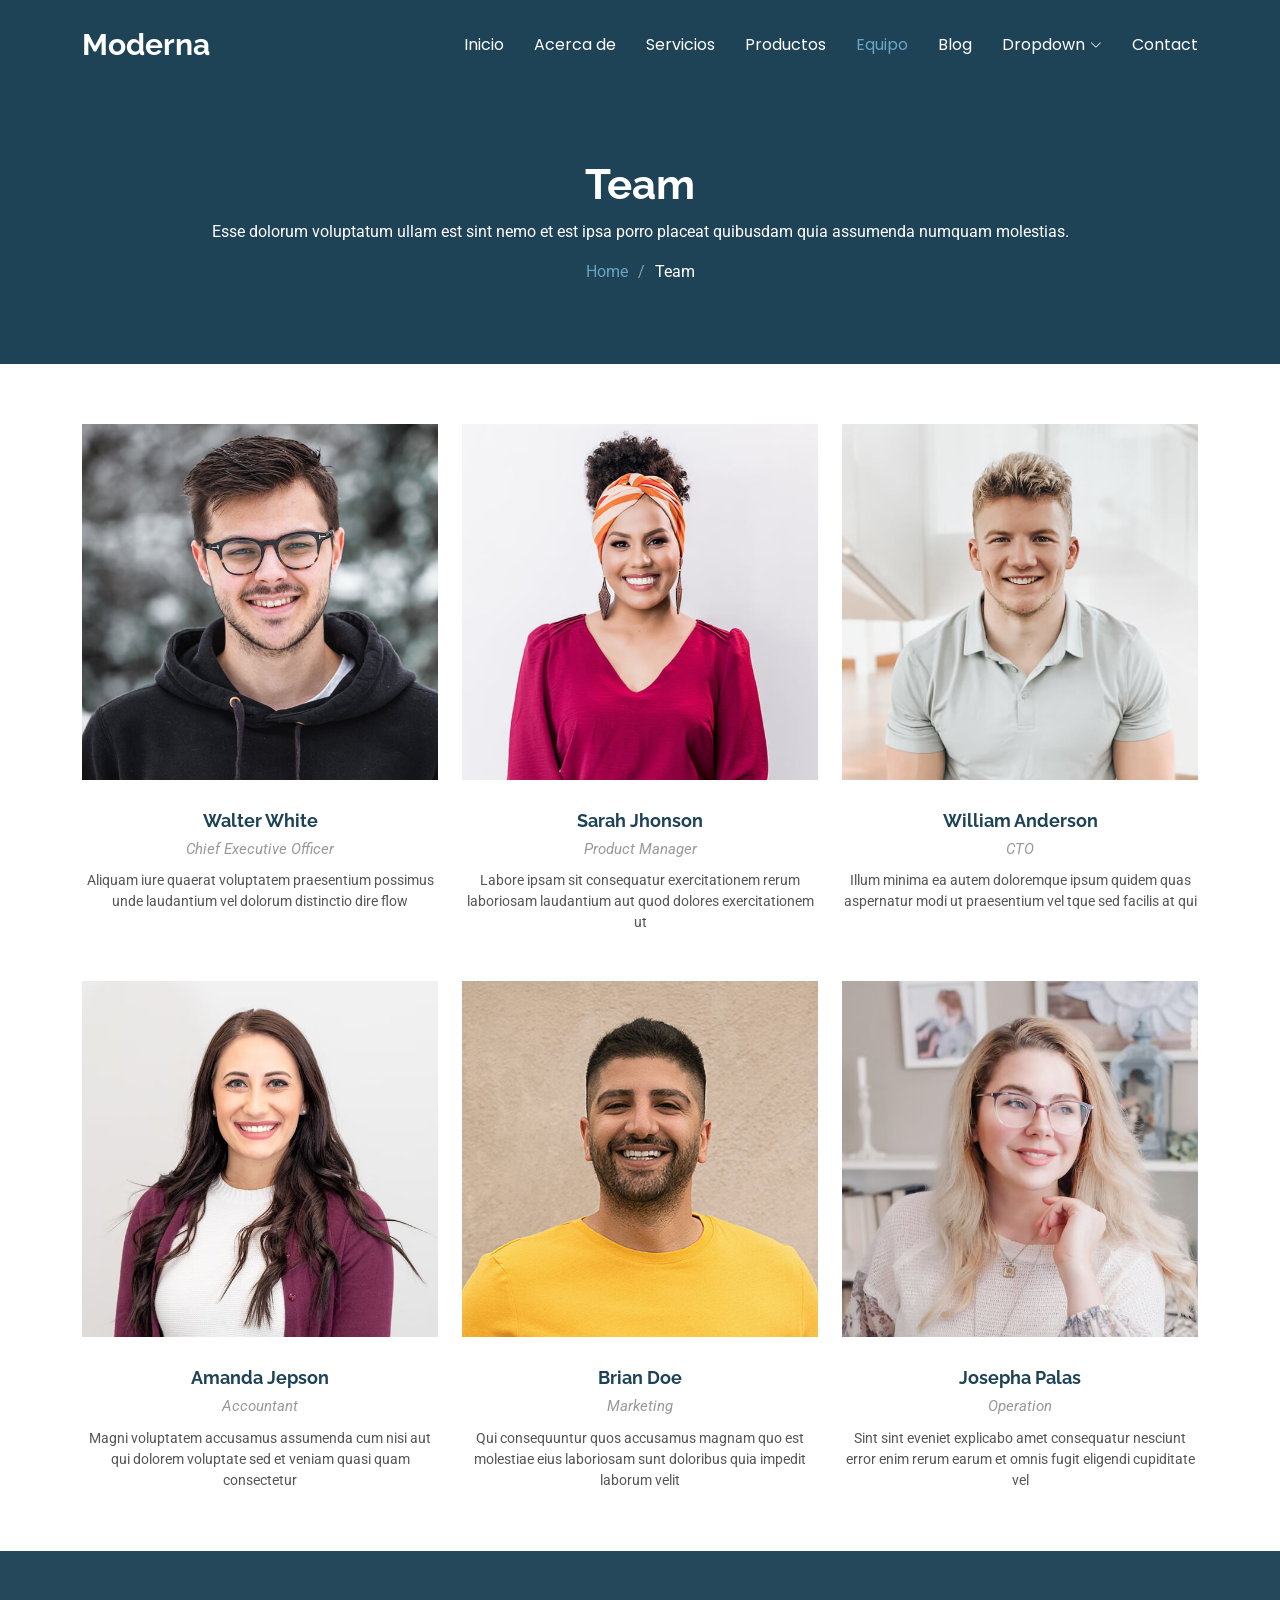
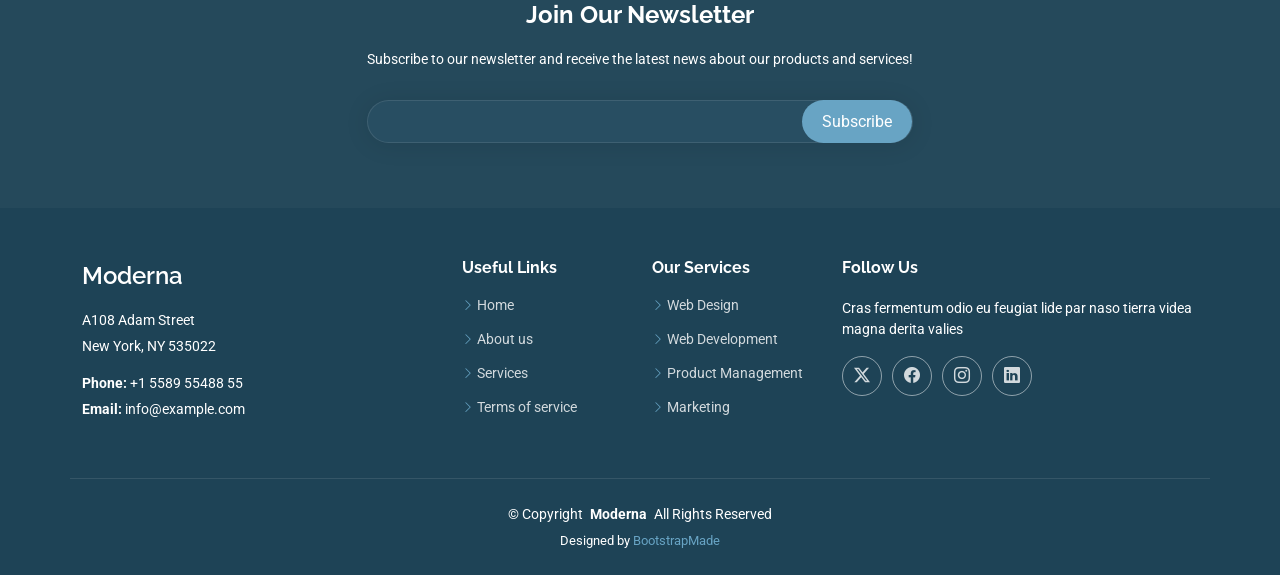
<file: PubliExito/team.html>
<!DOCTYPE html>
<html lang="en">

<head>
  <meta charset="utf-8">
  <meta content="width=device-width, initial-scale=1.0" name="viewport">
  <title>PubliExito</title>
  <meta name="description" content="">
  <meta name="keywords" content="">

  <!-- Favicons -->
  <link href="assets/img/favicon.png" rel="icon">
  <link href="assets/img/apple-touch-icon.png" rel="apple-touch-icon">

  <!-- Fonts -->
  <link href="https://fonts.googleapis.com" rel="preconnect">
  <link href="https://fonts.gstatic.com" rel="preconnect" crossorigin>
  <link href="https://fonts.googleapis.com/css2?family=Roboto:ital,wght@0,100;0,300;0,400;0,500;0,700;0,900;1,100;1,300;1,400;1,500;1,700;1,900&family=Poppins:ital,wght@0,100;0,200;0,300;0,400;0,500;0,600;0,700;0,800;0,900;1,100;1,200;1,300;1,400;1,500;1,600;1,700;1,800;1,900&family=Raleway:ital,wght@0,100;0,200;0,300;0,400;0,500;0,600;0,700;0,800;0,900;1,100;1,200;1,300;1,400;1,500;1,600;1,700;1,800;1,900&display=swap" rel="stylesheet">

  <!-- Vendor CSS Files -->
  <link href="assets/vendor/bootstrap/css/bootstrap.min.css" rel="stylesheet">
  <link href="assets/vendor/bootstrap-icons/bootstrap-icons.css" rel="stylesheet">
  <link href="assets/vendor/aos/aos.css" rel="stylesheet">
  <link href="assets/vendor/glightbox/css/glightbox.min.css" rel="stylesheet">
  <link href="assets/vendor/swiper/swiper-bundle.min.css" rel="stylesheet">

  <!-- Main CSS File -->
  <link href="assets/css/main.css" rel="stylesheet">

  <!-- =======================================================
  * Template Name: Moderna
  * Template URL: https://bootstrapmade.com/free-bootstrap-template-corporate-moderna/
  * Updated: Aug 07 2024 with Bootstrap v5.3.3
  * Author: BootstrapMade.com
  * License: https://bootstrapmade.com/license/
  ======================================================== -->
</head>

<body class="team-page">

  <header id="header" class="header d-flex align-items-center fixed-top">
    <div class="container-fluid container-xl position-relative d-flex align-items-center justify-content-between">

      <a href="index.html" class="logo d-flex align-items-center">
        <!-- Uncomment the line below if you also wish to use an image logo -->
        <!-- <img src="assets/img/logo.png" alt=""> -->
        <h1 class="sitename">Moderna</h1>
      </a>

      <nav id="navmenu" class="navmenu">
        <ul>
          <li><a href="index.html">Inicio</a></li>
          <li><a href="about.html">Acerca de</a></li>
          <li><a href="services.html">Servicios</a></li>
          <li><a href="portfolio.html">Productos</a></li>
          <li><a href="team.html" class="active">Equipo</a></li>
          <li><a href="blog.html">Blog</a></li>
          <li class="dropdown"><a href="#"><span>Dropdown</span> <i class="bi bi-chevron-down toggle-dropdown"></i></a>
            <ul>
              <li><a href="#">Dropdown 1</a></li>
              <li class="dropdown"><a href="#"><span>Deep Dropdown</span> <i class="bi bi-chevron-down toggle-dropdown"></i></a>
                <ul>
                  <li><a href="#">Deep Dropdown 1</a></li>
                  <li><a href="#">Deep Dropdown 2</a></li>
                  <li><a href="#">Deep Dropdown 3</a></li>
                  <li><a href="#">Deep Dropdown 4</a></li>
                  <li><a href="#">Deep Dropdown 5</a></li>
                </ul>
              </li>
              <li><a href="#">Dropdown 2</a></li>
              <li><a href="#">Dropdown 3</a></li>
              <li><a href="#">Dropdown 4</a></li>
            </ul>
          </li>
          <li><a href="contact.html">Contact</a></li>
        </ul>
        <i class="mobile-nav-toggle d-xl-none bi bi-list"></i>
      </nav>

    </div>
  </header>

  <main class="main">

    <!-- Page Title -->
    <div class="page-title dark-background">
      <div class="container position-relative">
        <h1>Team</h1>
        <p>Esse dolorum voluptatum ullam est sint nemo et est ipsa porro placeat quibusdam quia assumenda numquam molestias.</p>
        <nav class="breadcrumbs">
          <ol>
            <li><a href="index.html">Home</a></li>
            <li class="current">Team</li>
          </ol>
        </nav>
      </div>
    </div><!-- End Page Title -->

    <!-- Team Section -->
    <section id="team" class="team section">

      <div class="container">

        <div class="row gy-5">

          <div class="col-lg-4 col-md-6 member" data-aos="fade-up" data-aos-delay="100">
            <div class="member-img">
              <img src="assets/img/team/team-1.jpg" class="img-fluid" alt="">
              <div class="social">
                <a href="#"><i class="bi bi-twitter-x"></i></a>
                <a href="#"><i class="bi bi-facebook"></i></a>
                <a href="#"><i class="bi bi-instagram"></i></a>
                <a href="#"><i class="bi bi-linkedin"></i></a>
              </div>
            </div>
            <div class="member-info text-center">
              <h4>Walter White</h4>
              <span>Chief Executive Officer</span>
              <p>Aliquam iure quaerat voluptatem praesentium possimus unde laudantium vel dolorum distinctio dire flow</p>
            </div>
          </div><!-- End Team Member -->

          <div class="col-lg-4 col-md-6 member" data-aos="fade-up" data-aos-delay="200">
            <div class="member-img">
              <img src="assets/img/team/team-2.jpg" class="img-fluid" alt="">
              <div class="social">
                <a href="#"><i class="bi bi-twitter-x"></i></a>
                <a href="#"><i class="bi bi-facebook"></i></a>
                <a href="#"><i class="bi bi-instagram"></i></a>
                <a href="#"><i class="bi bi-linkedin"></i></a>
              </div>
            </div>
            <div class="member-info text-center">
              <h4>Sarah Jhonson</h4>
              <span>Product Manager</span>
              <p>Labore ipsam sit consequatur exercitationem rerum laboriosam laudantium aut quod dolores exercitationem ut</p>
            </div>
          </div><!-- End Team Member -->

          <div class="col-lg-4 col-md-6 member" data-aos="fade-up" data-aos-delay="300">
            <div class="member-img">
              <img src="assets/img/team/team-3.jpg" class="img-fluid" alt="">
              <div class="social">
                <a href="#"><i class="bi bi-twitter-x"></i></a>
                <a href="#"><i class="bi bi-facebook"></i></a>
                <a href="#"><i class="bi bi-instagram"></i></a>
                <a href="#"><i class="bi bi-linkedin"></i></a>
              </div>
            </div>
            <div class="member-info text-center">
              <h4>William Anderson</h4>
              <span>CTO</span>
              <p>Illum minima ea autem doloremque ipsum quidem quas aspernatur modi ut praesentium vel tque sed facilis at qui</p>
            </div>
          </div><!-- End Team Member -->

          <div class="col-lg-4 col-md-6 member" data-aos="fade-up" data-aos-delay="400">
            <div class="member-img">
              <img src="assets/img/team/team-4.jpg" class="img-fluid" alt="">
              <div class="social">
                <a href="#"><i class="bi bi-twitter-x"></i></a>
                <a href="#"><i class="bi bi-facebook"></i></a>
                <a href="#"><i class="bi bi-instagram"></i></a>
                <a href="#"><i class="bi bi-linkedin"></i></a>
              </div>
            </div>
            <div class="member-info text-center">
              <h4>Amanda Jepson</h4>
              <span>Accountant</span>
              <p>Magni voluptatem accusamus assumenda cum nisi aut qui dolorem voluptate sed et veniam quasi quam consectetur</p>
            </div>
          </div><!-- End Team Member -->

          <div class="col-lg-4 col-md-6 member" data-aos="fade-up" data-aos-delay="500">
            <div class="member-img">
              <img src="assets/img/team/team-5.jpg" class="img-fluid" alt="">
              <div class="social">
                <a href="#"><i class="bi bi-twitter-x"></i></a>
                <a href="#"><i class="bi bi-facebook"></i></a>
                <a href="#"><i class="bi bi-instagram"></i></a>
                <a href="#"><i class="bi bi-linkedin"></i></a>
              </div>
            </div>
            <div class="member-info text-center">
              <h4>Brian Doe</h4>
              <span>Marketing</span>
              <p>Qui consequuntur quos accusamus magnam quo est molestiae eius laboriosam sunt doloribus quia impedit laborum velit</p>
            </div>
          </div><!-- End Team Member -->

          <div class="col-lg-4 col-md-6 member" data-aos="fade-up" data-aos-delay="600">
            <div class="member-img">
              <img src="assets/img/team/team-6.jpg" class="img-fluid" alt="">
              <div class="social">
                <a href="#"><i class="bi bi-twitter-x"></i></a>
                <a href="#"><i class="bi bi-facebook"></i></a>
                <a href="#"><i class="bi bi-instagram"></i></a>
                <a href="#"><i class="bi bi-linkedin"></i></a>
              </div>
            </div>
            <div class="member-info text-center">
              <h4>Josepha Palas</h4>
              <span>Operation</span>
              <p>Sint sint eveniet explicabo amet consequatur nesciunt error enim rerum earum et omnis fugit eligendi cupiditate vel</p>
            </div>
          </div><!-- End Team Member -->

        </div>

      </div>

    </section><!-- /Team Section -->

  </main>

  <footer id="footer" class="footer dark-background">

    <div class="footer-newsletter">
      <div class="container">
        <div class="row justify-content-center text-center">
          <div class="col-lg-6">
            <h4>Join Our Newsletter</h4>
            <p>Subscribe to our newsletter and receive the latest news about our products and services!</p>
            <form action="forms/newsletter.php" method="post" class="php-email-form">
              <div class="newsletter-form"><input type="email" name="email"><input type="submit" value="Subscribe"></div>
              <div class="loading">Loading</div>
              <div class="error-message"></div>
              <div class="sent-message">Your subscription request has been sent. Thank you!</div>
            </form>
          </div>
        </div>
      </div>
    </div>

    <div class="container footer-top">
      <div class="row gy-4">
        <div class="col-lg-4 col-md-6 footer-about">
          <a href="index.html" class="d-flex align-items-center">
            <span class="sitename">Moderna</span>
          </a>
          <div class="footer-contact pt-3">
            <p>A108 Adam Street</p>
            <p>New York, NY 535022</p>
            <p class="mt-3"><strong>Phone:</strong> <span>+1 5589 55488 55</span></p>
            <p><strong>Email:</strong> <span>info@example.com</span></p>
          </div>
        </div>

        <div class="col-lg-2 col-md-3 footer-links">
          <h4>Useful Links</h4>
          <ul>
            <li><i class="bi bi-chevron-right"></i> <a href="#">Home</a></li>
            <li><i class="bi bi-chevron-right"></i> <a href="#">About us</a></li>
            <li><i class="bi bi-chevron-right"></i> <a href="#">Services</a></li>
            <li><i class="bi bi-chevron-right"></i> <a href="#">Terms of service</a></li>
          </ul>
        </div>

        <div class="col-lg-2 col-md-3 footer-links">
          <h4>Our Services</h4>
          <ul>
            <li><i class="bi bi-chevron-right"></i> <a href="#">Web Design</a></li>
            <li><i class="bi bi-chevron-right"></i> <a href="#">Web Development</a></li>
            <li><i class="bi bi-chevron-right"></i> <a href="#">Product Management</a></li>
            <li><i class="bi bi-chevron-right"></i> <a href="#">Marketing</a></li>
          </ul>
        </div>

        <div class="col-lg-4 col-md-12">
          <h4>Follow Us</h4>
          <p>Cras fermentum odio eu feugiat lide par naso tierra videa magna derita valies</p>
          <div class="social-links d-flex">
            <a href=""><i class="bi bi-twitter-x"></i></a>
            <a href=""><i class="bi bi-facebook"></i></a>
            <a href=""><i class="bi bi-instagram"></i></a>
            <a href=""><i class="bi bi-linkedin"></i></a>
          </div>
        </div>

      </div>
    </div>

    <div class="container copyright text-center mt-4">
      <p>© <span>Copyright</span> <strong class="px-1 sitename">Moderna</strong> <span>All Rights Reserved</span></p>
      <div class="credits">
        <!-- All the links in the footer should remain intact. -->
        <!-- You can delete the links only if you've purchased the pro version. -->
        <!-- Licensing information: https://bootstrapmade.com/license/ -->
        <!-- Purchase the pro version with working PHP/AJAX contact form: [buy-url] -->
        Designed by <a href="https://bootstrapmade.com/">BootstrapMade</a>
      </div>
    </div>

  </footer>

  <!-- Scroll Top -->
  <a href="#" id="scroll-top" class="scroll-top d-flex align-items-center justify-content-center"><i class="bi bi-arrow-up-short"></i></a>

  <!-- Preloader -->
  <div id="preloader"></div>

  <!-- Vendor JS Files -->
  <script src="assets/vendor/bootstrap/js/bootstrap.bundle.min.js"></script>
  <script src="assets/vendor/php-email-form/validate.js"></script>
  <script src="assets/vendor/aos/aos.js"></script>
  <script src="assets/vendor/glightbox/js/glightbox.min.js"></script>
  <script src="assets/vendor/purecounter/purecounter_vanilla.js"></script>
  <script src="assets/vendor/swiper/swiper-bundle.min.js"></script>
  <script src="assets/vendor/waypoints/noframework.waypoints.js"></script>
  <script src="assets/vendor/imagesloaded/imagesloaded.pkgd.min.js"></script>
  <script src="assets/vendor/isotope-layout/isotope.pkgd.min.js"></script>

  <!-- Main JS File -->
  <script src="assets/js/main.js"></script>

</body>

</html>
</file>
<file: PubliExito/assets/css/main.css>
/**
* Template Name: Moderna
* Template URL: https://bootstrapmade.com/free-bootstrap-template-corporate-moderna/
* Updated: Aug 07 2024 with Bootstrap v5.3.3
* Author: BootstrapMade.com
* License: https://bootstrapmade.com/license/
*/

/*--------------------------------------------------------------
# Font & Color Variables
# Help: https://bootstrapmade.com/color-system/
--------------------------------------------------------------*/
/* Fonts */
:root {
  --default-font: "Roboto",  system-ui, -apple-system, "Segoe UI", Roboto, "Helvetica Neue", Arial, "Noto Sans", "Liberation Sans", sans-serif, "Apple Color Emoji", "Segoe UI Emoji", "Segoe UI Symbol", "Noto Color Emoji";
  --heading-font: "Raleway",  sans-serif;
  --nav-font: "Poppins",  sans-serif;
}

/* Global Colors - The following color variables are used throughout the website. Updating them here will change the color scheme of the entire website */
:root { 
  --background-color: #ffffff; /* Background color for the entire website, including individual sections */
  --default-color: #555555; /* Default color used for the majority of the text content across the entire website */
  --heading-color: #1e4356; /* Color for headings, subheadings and title throughout the website */
  --accent-color: #68a4c4; /* Accent color that represents your brand on the website. It's used for buttons, links, and other elements that need to stand out */
  --surface-color: #ffffff; /* The surface color is used as a background of boxed elements within sections, such as cards, icon boxes, or other elements that require a visual separation from the global background. */
  --contrast-color: #ffffff; /* Contrast color for text, ensuring readability against backgrounds of accent, heading, or default colors. */
}

/* Nav Menu Colors - The following color variables are used specifically for the navigation menu. They are separate from the global colors to allow for more customization options */
:root {
  --nav-color: #ffffff;  /* The default color of the main navmenu links */
  --nav-hover-color: #68a4c4; /* Applied to main navmenu links when they are hovered over or active */
  --nav-mobile-background-color: #ffffff; /* Used as the background color for mobile navigation menu */
  --nav-dropdown-background-color: #ffffff; /* Used as the background color for dropdown items that appear when hovering over primary navigation items */
  --nav-dropdown-color: #555555; /* Used for navigation links of the dropdown items in the navigation menu. */
  --nav-dropdown-hover-color: #68a4c4; /* Similar to --nav-hover-color, this color is applied to dropdown navigation links when they are hovered over. */
}

/* Color Presets - These classes override global colors when applied to any section or element, providing reuse of the sam color scheme. */

.light-background {
  --background-color: #f4f8fb;
  --surface-color: #ffffff;
}

.dark-background {
  --background-color: #1e4356;
  --default-color: #ffffff;
  --heading-color: #ffffff;
  --surface-color: #284e62;
  --contrast-color: #ffffff;
}

/* Smooth scroll */
:root {
  scroll-behavior: smooth;
}

/*--------------------------------------------------------------
# General Styling & Shared Classes
--------------------------------------------------------------*/
body {
  color: var(--default-color);
  background-color: var(--background-color);
  font-family: var(--default-font);
}

a {
  color: var(--accent-color);
  text-decoration: none;
  transition: 0.3s;
}

a:hover {
  color: color-mix(in srgb, var(--accent-color), transparent 25%);
  text-decoration: none;
}

h1,
h2,
h3,
h4,
h5,
h6 {
  color: var(--heading-color);
  font-family: var(--heading-font);
}

/* PHP Email Form Messages
------------------------------*/
.php-email-form .error-message {
  display: none;
  background: #df1529;
  color: #ffffff;
  text-align: left;
  padding: 15px;
  margin-bottom: 24px;
  font-weight: 600;
}

.php-email-form .sent-message {
  display: none;
  color: #ffffff;
  background: #059652;
  text-align: center;
  padding: 15px;
  margin-bottom: 24px;
  font-weight: 600;
}

.php-email-form .loading {
  display: none;
  background: var(--surface-color);
  text-align: center;
  padding: 15px;
  margin-bottom: 24px;
}

.php-email-form .loading:before {
  content: "";
  display: inline-block;
  border-radius: 50%;
  width: 24px;
  height: 24px;
  margin: 0 10px -6px 0;
  border: 3px solid var(--accent-color);
  border-top-color: var(--surface-color);
  animation: php-email-form-loading 1s linear infinite;
}

@keyframes php-email-form-loading {
  0% {
    transform: rotate(0deg);
  }

  100% {
    transform: rotate(360deg);
  }
}

/* Pulsating Play Button
------------------------------*/
.pulsating-play-btn {
  width: 94px;
  height: 94px;
  background: radial-gradient(var(--accent-color) 50%, color-mix(in srgb, var(--accent-color), transparent 75%) 52%);
  border-radius: 50%;
  display: block;
  position: relative;
  overflow: hidden;
}

.pulsating-play-btn:before {
  content: "";
  position: absolute;
  width: 120px;
  height: 120px;
  animation-delay: 0s;
  animation: pulsate-play-btn 2s;
  animation-direction: forwards;
  animation-iteration-count: infinite;
  animation-timing-function: steps;
  opacity: 1;
  border-radius: 50%;
  border: 5px solid color-mix(in srgb, var(--accent-color), transparent 30%);
  top: -15%;
  left: -15%;
  background: rgba(198, 16, 0, 0);
}

.pulsating-play-btn:after {
  content: "";
  position: absolute;
  left: 50%;
  top: 50%;
  transform: translateX(-40%) translateY(-50%);
  width: 0;
  height: 0;
  border-top: 10px solid transparent;
  border-bottom: 10px solid transparent;
  border-left: 15px solid #fff;
  z-index: 100;
  transition: all 400ms cubic-bezier(0.55, 0.055, 0.675, 0.19);
}

.pulsating-play-btn:hover:before {
  content: "";
  position: absolute;
  left: 50%;
  top: 50%;
  transform: translateX(-40%) translateY(-50%);
  width: 0;
  height: 0;
  border: none;
  border-top: 10px solid transparent;
  border-bottom: 10px solid transparent;
  border-left: 15px solid #fff;
  z-index: 200;
  animation: none;
  border-radius: 0;
}

.pulsating-play-btn:hover:after {
  border-left: 15px solid var(--accent-color);
  transform: scale(20);
}

@keyframes pulsate-play-btn {
  0% {
    transform: scale(0.6, 0.6);
    opacity: 1;
  }

  100% {
    transform: scale(1, 1);
    opacity: 0;
  }
}

/*--------------------------------------------------------------
# Global Header
--------------------------------------------------------------*/
.header {
  --background-color: rgba(255, 255, 255, 0);
  --default-color: #ffffff;
  --heading-color: #ffffff;
  color: var(--default-color);
  background-color: var(--background-color);
  padding: 15px 0;
  transition: all 0.5s;
  z-index: 997;
}

.header .logo {
  line-height: 1;
}

.header .logo img {
  max-height: 32px;
  margin-right: 8px;
}

.header .logo h1 {
  font-size: 30px;
  margin: 0;
  font-weight: 700;
  color: var(--heading-color);
}

/* Global Header on Scroll
------------------------------*/
.scrolled .header {
  --background-color: #1e4356;
}

/*--------------------------------------------------------------
# Navigation Menu
--------------------------------------------------------------*/
/* Navmenu - Desktop */
@media (min-width: 1200px) {
  .navmenu {
    padding: 0;
  }

  .navmenu ul {
    margin: 0;
    padding: 0;
    display: flex;
    list-style: none;
    align-items: center;
  }

  .navmenu li {
    position: relative;
  }

  .navmenu a,
  .navmenu a:focus {
    color: var(--nav-color);
    padding: 18px 15px;
    font-size: 16px;
    font-family: var(--nav-font);
    font-weight: 400;
    display: flex;
    align-items: center;
    justify-content: space-between;
    white-space: nowrap;
    transition: 0.3s;
  }

  .navmenu a i,
  .navmenu a:focus i {
    font-size: 12px;
    line-height: 0;
    margin-left: 5px;
    transition: 0.3s;
  }

  .navmenu li:last-child a {
    padding-right: 0;
  }

  .navmenu li:hover>a,
  .navmenu .active,
  .navmenu .active:focus {
    color: var(--nav-hover-color);
  }

  .navmenu .dropdown ul {
    margin: 0;
    padding: 10px 0;
    background: var(--nav-dropdown-background-color);
    display: block;
    position: absolute;
    visibility: hidden;
    left: 14px;
    top: 130%;
    opacity: 0;
    transition: 0.3s;
    border-radius: 4px;
    z-index: 99;
    box-shadow: 0px 0px 30px rgba(0, 0, 0, 0.1);
  }

  .navmenu .dropdown ul li {
    min-width: 200px;
  }

  .navmenu .dropdown ul a {
    padding: 10px 20px;
    font-size: 15px;
    text-transform: none;
    color: var(--nav-dropdown-color);
  }

  .navmenu .dropdown ul a i {
    font-size: 12px;
  }

  .navmenu .dropdown ul a:hover,
  .navmenu .dropdown ul .active:hover,
  .navmenu .dropdown ul li:hover>a {
    color: var(--nav-dropdown-hover-color);
  }

  .navmenu .dropdown:hover>ul {
    opacity: 1;
    top: 100%;
    visibility: visible;
  }

  .navmenu .dropdown .dropdown ul {
    top: 0;
    left: -90%;
    visibility: hidden;
  }

  .navmenu .dropdown .dropdown:hover>ul {
    opacity: 1;
    top: 0;
    left: -100%;
    visibility: visible;
  }
}

/* Navmenu - Mobile */
@media (max-width: 1199px) {
  .mobile-nav-toggle {
    color: var(--nav-color);
    font-size: 28px;
    line-height: 0;
    margin-right: 10px;
    cursor: pointer;
    transition: color 0.3s;
  }

  .navmenu {
    padding: 0;
    z-index: 9997;
  }

  .navmenu ul {
    display: none;
    list-style: none;
    position: absolute;
    inset: 60px 20px 20px 20px;
    padding: 10px 0;
    margin: 0;
    border-radius: 6px;
    background-color: var(--nav-mobile-background-color);
    overflow-y: auto;
    transition: 0.3s;
    z-index: 9998;
    box-shadow: 0px 0px 30px rgba(0, 0, 0, 0.1);
  }

  .navmenu a,
  .navmenu a:focus {
    color: var(--nav-dropdown-color);
    padding: 10px 20px;
    font-family: var(--nav-font);
    font-size: 17px;
    font-weight: 500;
    display: flex;
    align-items: center;
    justify-content: space-between;
    white-space: nowrap;
    transition: 0.3s;
  }

  .navmenu a i,
  .navmenu a:focus i {
    font-size: 12px;
    line-height: 0;
    margin-left: 5px;
    width: 30px;
    height: 30px;
    display: flex;
    align-items: center;
    justify-content: center;
    border-radius: 50%;
    transition: 0.3s;
    background-color: color-mix(in srgb, var(--accent-color), transparent 90%);
  }

  .navmenu a i:hover,
  .navmenu a:focus i:hover {
    background-color: var(--accent-color);
    color: var(--contrast-color);
  }

  .navmenu a:hover,
  .navmenu .active,
  .navmenu .active:focus {
    color: var(--nav-dropdown-hover-color);
  }

  .navmenu .active i,
  .navmenu .active:focus i {
    background-color: var(--accent-color);
    color: var(--contrast-color);
    transform: rotate(180deg);
  }

  .navmenu .dropdown ul {
    position: static;
    display: none;
    z-index: 99;
    padding: 10px 0;
    margin: 10px 20px;
    background-color: var(--nav-dropdown-background-color);
    border: 1px solid color-mix(in srgb, var(--default-color), transparent 90%);
    box-shadow: none;
    transition: all 0.5s ease-in-out;
  }

  .navmenu .dropdown ul ul {
    background-color: rgba(33, 37, 41, 0.1);
  }

  .navmenu .dropdown>.dropdown-active {
    display: block;
    background-color: rgba(33, 37, 41, 0.03);
  }

  .mobile-nav-active {
    overflow: hidden;
  }

  .mobile-nav-active .mobile-nav-toggle {
    color: #fff;
    position: absolute;
    font-size: 32px;
    top: 15px;
    right: 15px;
    margin-right: 0;
    z-index: 9999;
  }

  .mobile-nav-active .navmenu {
    position: fixed;
    overflow: hidden;
    inset: 0;
    background: rgba(33, 37, 41, 0.8);
    transition: 0.3s;
  }

  .mobile-nav-active .navmenu>ul {
    display: block;
  }
}

/*--------------------------------------------------------------
# Global Footer
--------------------------------------------------------------*/
.footer {
  color: var(--default-color);
  background-color: var(--background-color);
  font-size: 14px;
  position: relative;
}

.footer .footer-newsletter {
  background-color: color-mix(in srgb, var(--default-color), transparent 97%);
  padding: 50px 0;
}

.footer .footer-newsletter h4 {
  font-size: 24px;
}

.footer .footer-newsletter .newsletter-form {
  margin-top: 30px;
  margin-bottom: 15px;
  padding: 6px 8px;
  position: relative;
  border-radius: 4px;
  background-color: var(--surface-color);
  border: 1px solid color-mix(in srgb, var(--default-color), transparent 90%);
  box-shadow: 0px 2px 25px rgba(0, 0, 0, 0.1);
  display: flex;
  transition: 0.3s;
  border-radius: 50px;
}

.footer .footer-newsletter .newsletter-form:focus-within {
  border-color: var(--accent-color);
}

.footer .footer-newsletter .newsletter-form input[type=email] {
  border: 0;
  padding: 4px;
  width: 100%;
  background-color: var(--surface-color);
  color: var(--default-color);
}

.footer .footer-newsletter .newsletter-form input[type=email]:focus-visible {
  outline: none;
}

.footer .footer-newsletter .newsletter-form input[type=submit] {
  border: 0;
  font-size: 16px;
  padding: 0 20px;
  margin: -7px -8px -7px 0;
  background: var(--accent-color);
  color: var(--contrast-color);
  transition: 0.3s;
  border-radius: 50px;
}

.footer .footer-newsletter .newsletter-form input[type=submit]:hover {
  background: color-mix(in srgb, var(--accent-color), transparent 20%);
}

.footer .footer-top {
  padding-top: 50px;
}

.footer .social-links a {
  display: flex;
  align-items: center;
  justify-content: center;
  width: 40px;
  height: 40px;
  border-radius: 50%;
  border: 1px solid color-mix(in srgb, var(--default-color), transparent 50%);
  font-size: 16px;
  color: color-mix(in srgb, var(--default-color), transparent 20%);
  margin-right: 10px;
  transition: 0.3s;
}

.footer .social-links a:hover {
  color: var(--accent-color);
  border-color: var(--accent-color);
}

.footer h4 {
  font-size: 16px;
  font-weight: bold;
  position: relative;
  padding-bottom: 12px;
}

.footer .footer-links {
  margin-bottom: 30px;
}

.footer .footer-links ul {
  list-style: none;
  padding: 0;
  margin: 0;
}

.footer .footer-links ul i {
  margin-right: 3px;
  font-size: 12px;
  line-height: 0;
  color: var(--accent-color);
}

.footer .footer-links ul li {
  padding: 10px 0;
  display: flex;
  align-items: center;
}

.footer .footer-links ul li:first-child {
  padding-top: 0;
}

.footer .footer-links ul a {
  display: inline-block;
  color: color-mix(in srgb, var(--default-color), transparent 20%);
  line-height: 1;
}

.footer .footer-links ul a:hover {
  color: var(--accent-color);
}

.footer .footer-about a {
  color: var(--heading-color);
  font-size: 24px;
  font-weight: 600;
  font-family: var(--heading-font);
}

.footer .footer-contact p {
  margin-bottom: 5px;
}

.footer .copyright {
  padding: 25px 0;
  border-top: 1px solid color-mix(in srgb, var(--default-color), transparent 90%);
}

.footer .copyright p {
  margin-bottom: 0;
}

.footer .credits {
  margin-top: 6px;
  font-size: 13px;
}

/*--------------------------------------------------------------
# Preloader
--------------------------------------------------------------*/
#preloader {
  position: fixed;
  inset: 0;
  z-index: 999999;
  overflow: hidden;
  background: var(--background-color);
  transition: all 0.6s ease-out;
}

#preloader:before {
  content: "";
  position: fixed;
  top: calc(50% - 30px);
  left: calc(50% - 30px);
  border: 6px solid #ffffff;
  border-color: var(--accent-color) transparent var(--accent-color) transparent;
  border-radius: 50%;
  width: 60px;
  height: 60px;
  animation: animate-preloader 1.5s linear infinite;
}

@keyframes animate-preloader {
  0% {
    transform: rotate(0deg);
  }

  100% {
    transform: rotate(360deg);
  }
}

/*--------------------------------------------------------------
# Scroll Top Button
--------------------------------------------------------------*/
.scroll-top {
  position: fixed;
  visibility: hidden;
  opacity: 0;
  right: 15px;
  bottom: 15px;
  z-index: 99999;
  background-color: var(--accent-color);
  width: 40px;
  height: 40px;
  border-radius: 4px;
  transition: all 0.4s;
}

.scroll-top i {
  font-size: 24px;
  color: var(--contrast-color);
  line-height: 0;
}

.scroll-top:hover {
  background-color: color-mix(in srgb, var(--accent-color), transparent 20%);
  color: var(--contrast-color);
}

.scroll-top.active {
  visibility: visible;
  opacity: 1;
}

/*--------------------------------------------------------------
# Disable aos animation delay on mobile devices
--------------------------------------------------------------*/
@media screen and (max-width: 768px) {
  [data-aos-delay] {
    transition-delay: 0 !important;
  }
}

/*--------------------------------------------------------------
# Global Page Titles & Breadcrumbs
--------------------------------------------------------------*/
.page-title {
  color: var(--default-color);
  background-color: var(--background-color);
  padding: 160px 0 80px 0;
  text-align: center;
  position: relative;
}

.page-title:before {
  content: "";
  background-color: color-mix(in srgb, var(--background-color), transparent 50%);
  position: absolute;
  inset: 0;
}

.page-title h1 {
  font-size: 42px;
  font-weight: 700;
  margin-bottom: 10px;
}

.page-title .breadcrumbs ol {
  display: flex;
  flex-wrap: wrap;
  list-style: none;
  justify-content: center;
  padding: 0;
  margin: 0;
  font-size: 16px;
  font-weight: 400;
}

.page-title .breadcrumbs ol li+li {
  padding-left: 10px;
}

.page-title .breadcrumbs ol li+li::before {
  content: "/";
  display: inline-block;
  padding-right: 10px;
  color: color-mix(in srgb, var(--default-color), transparent 50%);
}

/*--------------------------------------------------------------
# Global Sections
--------------------------------------------------------------*/
section,
.section {
  color: var(--default-color);
  background-color: var(--background-color);
  padding: 60px 0;
  scroll-margin-top: 90px;
  overflow: clip;
}

@media (max-width: 1199px) {

  section,
  .section {
    scroll-margin-top: 66px;
  }
}

/*--------------------------------------------------------------
# Global Section Titles
--------------------------------------------------------------*/
.section-title {
  text-align: center;
  padding-bottom: 60px;
  position: relative;
}

.section-title h2 {
  font-size: 32px;
  font-weight: 700;
  margin-bottom: 20px;
  padding-bottom: 20px;
  position: relative;
}

.section-title h2:before {
  content: "";
  position: absolute;
  display: block;
  width: 160px;
  height: 1px;
  background: color-mix(in srgb, var(--default-color), transparent 60%);
  left: 0;
  right: 0;
  bottom: 1px;
  margin: auto;
}

.section-title h2::after {
  content: "";
  position: absolute;
  display: block;
  width: 60px;
  height: 3px;
  background: var(--accent-color);
  left: 0;
  right: 0;
  bottom: 0;
  margin: auto;
}

.section-title p {
  margin-bottom: 0;
}

/*--------------------------------------------------------------
# Hero Section
--------------------------------------------------------------*/
.hero {
  width: 100%;
  min-height: 80vh;
  overflow: hidden;
  display: flex;
  align-items: center;
  position: relative;
  background-color: transparent;
}

.hero::after {
  content: "";
  position: absolute;
  left: 50%;
  top: 0;
  width: 130%;
  height: 95%;
  background: linear-gradient(to left, color-mix(in srgb, var(--background-color), transparent 90%), var(--background-color)), url("../img/bogota.jpg") center top no-repeat;
  background-size: cover;
  z-index: 0;
  border-radius: 0 0 50% 50%;
  transform: translateX(-50%) rotate(0deg);
}

.hero::before {
  content: "";
  position: absolute;
  left: 50%;
  top: 0;
  width: 130%;
  height: 96%;
  background: var(--background-color);
  opacity: 0.3;
  z-index: 0;
  border-radius: 0 0 50% 50%;
  transform: translateX(-50%) translateY(18px) rotate(2deg);
}

.hero img {
  position: absolute;
  inset: 0;
  display: block;
  width: 100%;
  height: 100%;
  object-fit: cover;
  z-index: 1;
}

.hero .carousel {
  position: relative;
  width: 100%;
  display: flex;
  align-items: center;
  z-index: 3;
}

.hero .carousel-container {
  display: flex;
  justify-content: center;
  align-items: center;
  flex-direction: column;
  text-align: center;
}

.hero h2 {
  margin-bottom: 30px;
  font-size: 48px;
  font-weight: 700;
  animation: fadeInDown 1s both;
  display: block;
}

.hero p {
  width: 80%;
  margin: 0 auto 30px auto;
  color: color-mix(in srgb, var(--default-color), transparent 20%);
  animation: fadeInDown 1s both 0.2s;
}

.hero .carousel-control-prev,
.hero .carousel-control-next {
  width: 10%;
}

.hero .carousel-control-next-icon,
.hero .carousel-control-prev-icon {
  background: none;
  font-size: 48px;
  line-height: 1;
  width: auto;
  height: auto;
}

.hero .btn-get-started {
  font-weight: 500;
  font-size: 14px;
  letter-spacing: 1px;
  display: inline-block;
  padding: 12px 32px;
  border-radius: 50px;
  transition: 0.5s;
  line-height: 1;
  margin: 10px;
  color: var(--default-color);
  animation: fadeInUp 1s both 0.4s;
  border: 2px solid var(--accent-color);
}

.hero .btn-get-started:hover {
  background: var(--accent-color);
  color: var(--contrast-color);
  text-decoration: none;
}

.hero .carousel-indicators {
  bottom: -60px;
}

.hero .carousel-indicators li {
  cursor: pointer;
  background: var(--default-color);
  overflow: hidden;
  border: 0;
  width: 12px;
  height: 12px;
  border-radius: 50px;
  opacity: 0.3;
  transition: 0.3s;
}

.hero .carousel-indicators li.active {
  opacity: 1;
  background: var(--accent-color);
}

@media (min-width: 1024px) {
  .hero p {
    width: 60%;
  }

  .hero .carousel-control-prev,
  .hero .carousel-control-next {
    width: 5%;
  }
}

@media (max-width: 768px),
(max-height: 700px) {
  .hero h2 {
    font-size: 28px;
  }
}

@keyframes fadeInUp {
  from {
    opacity: 0;
    transform: translate3d(0, 100%, 0);
  }

  to {
    opacity: 1;
    transform: translate3d(0, 0, 0);
  }
}

@keyframes fadeInDown {
  from {
    opacity: 0;
    transform: translate3d(0, -100%, 0);
  }

  to {
    opacity: 1;
    transform: translate3d(0, 0, 0);
  }
}

/*--------------------------------------------------------------
# Featured Services Section
--------------------------------------------------------------*/
.featured-services {
  --cyan-color: #0dcaf0;
  --orange-color: #fd7e14;
  --teal-color: #20c997;
  --red-color: #df1529;
}

.featured-services .service-item {
  background-color: var(--surface-color);
  box-shadow: 0px 5px 90px 0px rgba(0, 0, 0, 0.1);
  height: 100%;
  padding: 40px 30px;
  text-align: center;
  transition: 0.3s;
  border-radius: 5px;
  border: 1px solid transparent;
}

.featured-services .service-item .icon {
  margin: 0 auto;
  width: 64px;
  height: 64px;
  display: flex;
  border-radius: 50%;
  align-items: center;
  justify-content: center;
  transition: ease-in-out 0.3s;
  position: relative;
}

.featured-services .service-item .icon i {
  font-size: 28px;
  transition: 0.5s;
  position: relative;
}

.featured-services .service-item h3 {
  font-weight: 700;
  margin: 10px 0 15px 0;
  font-size: 22px;
}

.featured-services .service-item p {
  line-height: 24px;
  font-size: 14px;
  margin-bottom: 0;
}

.featured-services .service-item:hover {
  box-shadow: 0px 5px 35px 0px rgba(0, 0, 0, 0.1);
}

.featured-services .service-item.item-cyan .icon {
  background-color: color-mix(in srgb, var(--cyan-color) 10%, white 95%);
}

.featured-services .service-item.item-cyan .icon i {
  color: var(--cyan-color);
}

.featured-services .service-item.item-cyan:hover {
  border-color: var(--cyan-color);
}

.featured-services .service-item.item-cyan:hover .icon {
  background-color: var(--cyan-color);
}

.featured-services .service-item.item-cyan:hover .icon i {
  color: var(--contrast-color);
}

.featured-services .service-item.item-orange .icon {
  background-color: color-mix(in srgb, var(--orange-color) 10%, white 95%);
}

.featured-services .service-item.item-orange .icon i {
  color: var(--orange-color);
}

.featured-services .service-item.item-orange:hover {
  border-color: var(--orange-color);
}

.featured-services .service-item.item-orange:hover .icon {
  background-color: var(--orange-color);
}

.featured-services .service-item.item-orange:hover .icon i {
  color: var(--contrast-color);
}

.featured-services .service-item.item-teal .icon {
  background-color: color-mix(in srgb, var(--teal-color) 10%, white 95%);
}

.featured-services .service-item.item-teal .icon i {
  color: var(--teal-color);
}

.featured-services .service-item.item-teal:hover {
  border-color: var(--teal-color);
}

.featured-services .service-item.item-teal:hover .icon {
  background-color: var(--teal-color);
}

.featured-services .service-item.item-teal:hover .icon i {
  color: var(--contrast-color);
}

.featured-services .service-item.item-red .icon {
  background-color: color-mix(in srgb, var(--red-color) 10%, white 95%);
}

.featured-services .service-item.item-red .icon i {
  color: var(--red-color);
}

.featured-services .service-item.item-red:hover {
  border-color: var(--red-color);
}

.featured-services .service-item.item-red:hover .icon {
  background-color: var(--red-color);
}

.featured-services .service-item.item-red:hover .icon i {
  color: var(--contrast-color);
}

/*--------------------------------------------------------------
# About Section
--------------------------------------------------------------*/
.about .content h3 {
  font-size: 1.75rem;
  font-weight: 700;
}

.about .content ul {
  list-style: none;
  padding: 0;
}

.about .content ul li {
  padding: 10px 0 0 0;
  display: flex;
}

.about .content ul i {
  color: var(--accent-color);
  margin-right: 0.5rem;
  line-height: 1.2;
  font-size: 1.25rem;
}

.about .content p:last-child {
  margin-bottom: 0;
}

.about .pulsating-play-btn {
  position: absolute;
  left: calc(50% - 47px);
  top: calc(50% - 47px);
}

/*--------------------------------------------------------------
# Features Section
--------------------------------------------------------------*/
.features .features-item {
  color: color-mix(in srgb, var(--default-color), transparent 20%);
}

.features .features-item+.features-item {
  margin-top: 100px;
}

@media (max-width: 640px) {
  .features .features-item+.features-item {
    margin-top: 40px;
  }
}

.features .features-item h3 {
  font-weight: 700;
  font-size: 26px;
}

.features .features-item ul {
  list-style: none;
  padding: 0;
}

.features .features-item ul li {
  padding-bottom: 10px;
  display: flex;
  align-items: center;
}

.features .features-item ul li:last-child {
  padding-bottom: 0;
}

.features .features-item ul i {
  font-size: 20px;
  padding-right: 4px;
  color: var(--accent-color);
}

.features .features-item p:last-child {
  margin-bottom: 0;
}

/*--------------------------------------------------------------
# Stats Section
--------------------------------------------------------------*/
.stats .stats-item {
  padding: 30px;
  width: 100%;
}

.stats .stats-item span {
  font-size: 48px;
  display: block;
  color: var(--accent-color);
  font-weight: 700;
}

.stats .stats-item p {
  color: color-mix(in srgb, var(--default-color), transparent 40%);
  padding: 0;
  margin: 0;
  font-family: var(--heading-font);
  font-size: 15px;
  font-weight: 600;
}

/*--------------------------------------------------------------
# Clients Section
--------------------------------------------------------------*/
.clients .swiper {
  padding: 10px 0;
}

.clients .swiper-wrapper {
  height: auto;
}

.clients .swiper-slide img {
  transition: 0.3s;
}

.clients .swiper-slide img:hover {
  transform: scale(1.1);
}

/*--------------------------------------------------------------
# Skills Section
--------------------------------------------------------------*/
.skills .progress {
  height: 60px;
  display: block;
  background: none;
  border-radius: 0;
}

.skills .progress .skill {
  color: var(--heading-color);
  padding: 0;
  margin: 0 0 6px 0;
  text-transform: uppercase;
  display: block;
  font-weight: 600;
  font-family: var(--heading-font);
}

.skills .progress .skill .val {
  float: right;
  font-style: normal;
}

.skills .progress-bar-wrap {
  background: color-mix(in srgb, var(--default-color), transparent 90%);
  height: 10px;
}

.skills .progress-bar {
  width: 1px;
  height: 10px;
  transition: 0.9s;
  background-color: var(--accent-color);
}

/*--------------------------------------------------------------
# Testimonials Section
--------------------------------------------------------------*/
.testimonials .section-header {
  margin-bottom: 40px;
}

.testimonials .testimonials-carousel,
.testimonials .testimonials-slider {
  overflow: hidden;
}

.testimonials .testimonial-item {
  text-align: center;
}

.testimonials .testimonial-item .testimonial-img {
  width: 120px;
  border-radius: 50%;
  border: 4px solid var(--background-color);
  margin: 0 auto;
}

.testimonials .testimonial-item h3 {
  font-size: 20px;
  font-weight: bold;
  margin: 10px 0 5px 0;
}

.testimonials .testimonial-item h4 {
  font-size: 14px;
  color: color-mix(in srgb, var(--default-color), transparent 40%);
  margin: 0 0 15px 0;
}

.testimonials .testimonial-item .stars {
  margin-bottom: 15px;
}

.testimonials .testimonial-item .stars i {
  color: #ffc107;
  margin: 0 1px;
}

.testimonials .testimonial-item .quote-icon-left,
.testimonials .testimonial-item .quote-icon-right {
  color: color-mix(in srgb, var(--accent-color), transparent 50%);
  font-size: 26px;
  line-height: 0;
}

.testimonials .testimonial-item .quote-icon-left {
  display: inline-block;
  left: -5px;
  position: relative;
}

.testimonials .testimonial-item .quote-icon-right {
  display: inline-block;
  right: -5px;
  position: relative;
  top: 10px;
  transform: scale(-1, -1);
}

.testimonials .testimonial-item p {
  font-style: italic;
  margin: 0 auto 15px auto;
}

.testimonials .swiper-wrapper {
  height: auto;
}

.testimonials .swiper-pagination {
  margin-top: 20px;
  position: relative;
}

.testimonials .swiper-pagination .swiper-pagination-bullet {
  width: 12px;
  height: 12px;
  opacity: 1;
  background-color: color-mix(in srgb, var(--default-color), transparent 85%);
}

.testimonials .swiper-pagination .swiper-pagination-bullet-active {
  background-color: var(--accent-color);
}

@media (min-width: 992px) {
  .testimonials .testimonial-item p {
    width: 80%;
  }
}

/*--------------------------------------------------------------
# Portfolio Details Section
--------------------------------------------------------------*/
.portfolio-details .portfolio-details-slider img {
  width: 100%;
}

.portfolio-details .portfolio-details-slider .swiper-pagination {
  margin-top: 20px;
  position: relative;
}

.portfolio-details .portfolio-details-slider .swiper-pagination .swiper-pagination-bullet {
  width: 12px;
  height: 12px;
  background-color: color-mix(in srgb, var(--default-color), transparent 85%);
  opacity: 1;
}

.portfolio-details .portfolio-details-slider .swiper-pagination .swiper-pagination-bullet-active {
  background-color: var(--accent-color);
}

.portfolio-details .portfolio-info {
  background-color: var(--surface-color);
  padding: 30px;
  box-shadow: 0px 0 30px rgba(0, 0, 0, 0.1);
}

.portfolio-details .portfolio-info h3 {
  font-size: 22px;
  font-weight: 700;
  margin-bottom: 20px;
  padding-bottom: 20px;
  border-bottom: 1px solid color-mix(in srgb, var(--default-color), transparent 85%);
}

.portfolio-details .portfolio-info ul {
  list-style: none;
  padding: 0;
  font-size: 15px;
}

.portfolio-details .portfolio-info ul li+li {
  margin-top: 10px;
}

.portfolio-details .portfolio-description {
  padding-top: 30px;
}

.portfolio-details .portfolio-description h2 {
  font-size: 26px;
  font-weight: 700;
  margin-bottom: 20px;
}

.portfolio-details .portfolio-description p {
  padding: 0;
  color: color-mix(in srgb, var(--default-color), transparent 30%);
}

/*--------------------------------------------------------------
# Service Details Section
--------------------------------------------------------------*/
.service-details .service-box {
  background-color: var(--surface-color);
  padding: 20px;
  box-shadow: 0px 2px 20px rgba(0, 0, 0, 0.1);
}

.service-details .service-box+.service-box {
  margin-top: 30px;
}

.service-details .service-box h4 {
  font-size: 20px;
  font-weight: 700;
  border-bottom: 2px solid color-mix(in srgb, var(--default-color), transparent 92%);
  padding-bottom: 15px;
  margin-bottom: 15px;
}

.service-details .services-list {
  background-color: var(--surface-color);
}

.service-details .services-list a {
  color: color-mix(in srgb, var(--default-color), transparent 20%);
  background-color: color-mix(in srgb, var(--default-color), transparent 96%);
  display: flex;
  align-items: center;
  padding: 12px 15px;
  margin-top: 15px;
  transition: 0.3s;
}

.service-details .services-list a:first-child {
  margin-top: 0;
}

.service-details .services-list a i {
  font-size: 16px;
  margin-right: 8px;
  color: var(--accent-color);
}

.service-details .services-list a.active {
  color: var(--contrast-color);
  background-color: var(--accent-color);
}

.service-details .services-list a.active i {
  color: var(--contrast-color);
}

.service-details .services-list a:hover {
  background-color: color-mix(in srgb, var(--accent-color), transparent 95%);
  color: var(--accent-color);
}

.service-details .download-catalog a {
  color: var(--default-color);
  display: flex;
  align-items: center;
  padding: 10px 0;
  transition: 0.3s;
  border-top: 1px solid color-mix(in srgb, var(--default-color), transparent 90%);
}

.service-details .download-catalog a:first-child {
  border-top: 0;
  padding-top: 0;
}

.service-details .download-catalog a:last-child {
  padding-bottom: 0;
}

.service-details .download-catalog a i {
  font-size: 24px;
  margin-right: 8px;
  color: var(--accent-color);
}

.service-details .download-catalog a:hover {
  color: var(--accent-color);
}

.service-details .help-box {
  background-color: var(--accent-color);
  color: var(--contrast-color);
  margin-top: 30px;
  padding: 30px 15px;
}

.service-details .help-box .help-icon {
  font-size: 48px;
}

.service-details .help-box h4,
.service-details .help-box a {
  color: var(--contrast-color);
}

.service-details .services-img {
  margin-bottom: 20px;
}

.service-details h3 {
  font-size: 26px;
  font-weight: 700;
}

.service-details p {
  font-size: 15px;
}

.service-details ul {
  list-style: none;
  padding: 0;
  font-size: 15px;
}

.service-details ul li {
  padding: 5px 0;
  display: flex;
  align-items: center;
}

.service-details ul i {
  font-size: 20px;
  margin-right: 8px;
  color: var(--accent-color);
}

/*--------------------------------------------------------------
# Starter Section Section
--------------------------------------------------------------*/
.starter-section {
  /* Add your styles here */
}

/*--------------------------------------------------------------
# Services Section
--------------------------------------------------------------*/
.services .img {
  border-radius: 8px;
  overflow: hidden;
}

.services .img img {
  transition: 0.6s;
}

.services .details {
  background: color-mix(in srgb, var(--surface-color), transparent 5%);
  position: absolute;
  left: 20px;
  right: 20px;
  bottom: 20px;
  padding: 30px;
  transition: all ease-in-out 0.3s;
  text-align: center;
  border-radius: 8px;
  box-shadow: 0px 0 25px rgba(0, 0, 0, 0.1);
}

.services .details h3 {
  font-weight: 700;
  margin: 10px 0 15px 0;
  font-size: 22px;
  transition: ease-in-out 0.3s;
}

.services .details p {
  color: color-mix(in srgb, var(--default-color), transparent 10%);
  line-height: 24px;
  font-size: 14px;
  margin-bottom: 0;
}

.services .service-item:hover .details h3 {
  color: var(--accent-color);
}

.services .service-item:hover .img img {
  transform: scale(1.2);
}

/*--------------------------------------------------------------
# Pricing Section
--------------------------------------------------------------*/
.pricing .pricing-item {
  background-color: var(--surface-color);
  padding: 60px 40px;
  box-shadow: 0 3px 20px -2px rgba(0, 0, 0, 0.1);
  height: 100%;
  position: relative;
}

.pricing h3 {
  font-weight: 600;
  margin-bottom: 15px;
  font-size: 20px;
}

.pricing h4 {
  font-size: 48px;
  color: var(--accent-color);
  font-family: var(--heading-font);
  font-weight: 400;
}

.pricing h4 sup {
  font-size: 28px;
}

.pricing h4 span {
  color: color-mix(in srgb, var(--default-color), transparent 60%);
  font-size: 18px;
}

.pricing ul {
  padding: 20px 0;
  list-style: none;
  color: color-mix(in srgb, var(--default-color), transparent 30%);
  text-align: left;
  line-height: 20px;
}

.pricing ul li {
  padding: 10px 0;
  display: flex;
  align-items: center;
}

.pricing ul i {
  color: #059652;
  font-size: 24px;
  padding-right: 3px;
}

.pricing ul .na {
  color: color-mix(in srgb, var(--default-color), transparent 60%);
}

.pricing ul .na i {
  color: color-mix(in srgb, var(--default-color), transparent 60%);
}

.pricing ul .na span {
  text-decoration: line-through;
}

.pricing .buy-btn {
  color: color-mix(in srgb, var(--default-color), transparent 40%);
  background-color: var(--background-color);
  display: inline-block;
  padding: 8px 35px 10px 35px;
  border-radius: 4px;
  border: 1px solid color-mix(in srgb, var(--default-color), transparent 60%);
  transition: none;
  font-size: 16px;
  font-weight: 500;
  font-family: var(--heading-font);
  transition: 0.3s;
}

.pricing .buy-btn:hover {
  background: var(--accent-color);
  border-color: var(--accent-color);
  color: var(--contrast-color);
}

.pricing .featured {
  z-index: 10;
}

.pricing .featured .pricing-item {
  background: var(--accent-color);
}

@media (min-width: 992px) {
  .pricing .featured .pricing-item {
    transform: scale(1.02, 1.1);
  }
}

.pricing .featured h3,
.pricing .featured h4,
.pricing .featured h4 span,
.pricing .featured ul,
.pricing .featured ul .na,
.pricing .featured ul i,
.pricing .featured ul .na i {
  color: var(--contrast-color);
}

.pricing .featured .buy-btn {
  background: var(--accent-color);
  color: var(--contrast-color);
  border-color: var(--contrast-color);
}

.pricing .featured .buy-btn:hover {
  background: color-mix(in srgb, var(--background-color), transparent 92%);
}

/*--------------------------------------------------------------
# Portfolio Section
--------------------------------------------------------------*/
.portfolio .portfolio-filters {
  padding: 0;
  margin: 0 auto 20px auto;
  list-style: none;
  text-align: center;
}

.portfolio .portfolio-filters li {
  cursor: pointer;
  display: inline-block;
  padding: 0;
  font-size: 18px;
  font-weight: 500;
  margin: 0 10px;
  line-height: 1;
  margin-bottom: 5px;
  transition: all 0.3s ease-in-out;
}

.portfolio .portfolio-filters li:hover,
.portfolio .portfolio-filters li.filter-active {
  color: var(--accent-color);
}

.portfolio .portfolio-filters li:first-child {
  margin-left: 0;
}

.portfolio .portfolio-filters li:last-child {
  margin-right: 0;
}

@media (max-width: 575px) {
  .portfolio .portfolio-filters li {
    font-size: 14px;
    margin: 0 5px;
  }
}

.portfolio .portfolio-content {
  position: relative;
  overflow: hidden;
}

.portfolio .portfolio-content img {
  transition: 0.3s;
}

.portfolio .portfolio-content .portfolio-info {
  opacity: 0;
  position: absolute;
  inset: 0;
  z-index: 3;
  transition: all ease-in-out 0.3s;
  background: rgba(0, 0, 0, 0.6);
  padding: 15px;
}

.portfolio .portfolio-content .portfolio-info h4 {
  font-size: 14px;
  padding: 5px 10px;
  font-weight: 400;
  color: #ffffff;
  display: inline-block;
  background-color: var(--accent-color);
}

.portfolio .portfolio-content .portfolio-info p {
  position: absolute;
  bottom: 10px;
  text-align: center;
  display: inline-block;
  left: 0;
  right: 0;
  font-size: 16px;
  font-weight: 600;
  color: rgba(255, 255, 255, 0.8);
}

.portfolio .portfolio-content .portfolio-info .preview-link,
.portfolio .portfolio-content .portfolio-info .details-link {
  position: absolute;
  left: calc(50% - 40px);
  font-size: 26px;
  top: calc(50% - 14px);
  color: #fff;
  transition: 0.3s;
  line-height: 1.2;
}

.portfolio .portfolio-content .portfolio-info .preview-link:hover,
.portfolio .portfolio-content .portfolio-info .details-link:hover {
  color: var(--accent-color);
}

.portfolio .portfolio-content .portfolio-info .details-link {
  left: 50%;
  font-size: 34px;
  line-height: 0;
}

.portfolio .portfolio-content:hover .portfolio-info {
  opacity: 1;
}

.portfolio .portfolio-content:hover img {
  transform: scale(1.1);
}

/*--------------------------------------------------------------
# Team Section
--------------------------------------------------------------*/
.team .member {
  position: relative;
}

.team .member .member-img {
  overflow: hidden;
  position: relative;
}

@media (max-width: 1024px) {
  .team .member .member-img {
    margin: 0 60px;
  }
}

.team .member .member-img img {
  position: relative;
  z-index: 1;
}

.team .member .member-img .social {
  position: absolute;
  inset: 0;
  background-color: rgba(0, 0, 0, 0.6);
  display: flex;
  justify-content: center;
  align-items: center;
  z-index: 2;
  padding-bottom: 20px;
  transition: 0.3s;
  visibility: hidden;
  opacity: 0;
}

.team .member .member-img .social a {
  transition: 0.3s;
  color: var(--contrast-color);
  font-size: 20px;
  margin: 0 8px;
}

.team .member .member-img .social a:hover {
  color: var(--accent-color);
}

.team .member .member-info {
  margin-top: 30px;
}

.team .member .member-info h4 {
  font-weight: 700;
  margin-bottom: 6px;
  font-size: 18px;
}

.team .member .member-info span {
  font-style: italic;
  display: block;
  font-size: 15px;
  color: color-mix(in srgb, var(--default-color), transparent 40%);
  margin-bottom: 10px;
}

.team .member .member-info p {
  margin-bottom: 0;
  font-size: 14px;
}

.team .member:hover .member-img .social {
  padding-bottom: 0;
  visibility: visible;
  opacity: 1;
}

/*--------------------------------------------------------------
# Blog Posts Section
--------------------------------------------------------------*/
.blog-posts article {
  background-color: var(--surface-color);
  box-shadow: 0 4px 16px rgba(0, 0, 0, 0.1);
  padding: 30px;
  height: 100%;
  border-radius: 10px;
  overflow: hidden;
}

.blog-posts .post-img {
  max-height: 240px;
  margin: -30px -30px 15px -30px;
  overflow: hidden;
}

.blog-posts .post-category {
  font-size: 16px;
  color: color-mix(in srgb, var(--default-color), transparent 40%);
  margin-bottom: 10px;
}

.blog-posts .title {
  font-size: 20px;
  font-weight: 700;
  padding: 0;
  margin: 0 0 20px 0;
}

.blog-posts .title a {
  color: var(--heading-color);
  transition: 0.3s;
}

.blog-posts .title a:hover {
  color: var(--accent-color);
}

.blog-posts .post-author-img {
  width: 50px;
  border-radius: 50%;
  margin-right: 15px;
}

.blog-posts .post-author {
  font-weight: 600;
  margin-bottom: 5px;
}

.blog-posts .post-date {
  font-size: 14px;
  color: color-mix(in srgb, var(--default-color), transparent 40%);
  margin-bottom: 0;
}

/*--------------------------------------------------------------
# Blog Pagination Section
--------------------------------------------------------------*/
.blog-pagination {
  padding-top: 0;
  color: color-mix(in srgb, var(--default-color), transparent 40%);
}

.blog-pagination ul {
  display: flex;
  padding: 0;
  margin: 0;
  list-style: none;
}

.blog-pagination li {
  margin: 0 5px;
  transition: 0.3s;
}

.blog-pagination li a {
  color: var(--accent-color);
  display: flex;
  align-items: center;
  justify-content: center;
  width: 36px;
  height: 36px;
  border-radius: 50%;
  border: 1px solid var(--accent-color);
}

.blog-pagination li a.active,
.blog-pagination li a:hover {
  background: var(--accent-color);
  color: var(--contrast-color);
}

.blog-pagination li a.active a,
.blog-pagination li a:hover a {
  color: var(--contrast-color);
}

/*--------------------------------------------------------------
# Blog Details Section
--------------------------------------------------------------*/
.blog-details {
  padding-bottom: 30px;
}

.blog-details .article {
  background-color: var(--surface-color);
  padding: 30px;
  box-shadow: 0 4px 16px rgba(0, 0, 0, 0.1);
}

.blog-details .post-img {
  margin: -30px -30px 20px -30px;
  overflow: hidden;
}

.blog-details .title {
  color: var(--heading-color);
  font-size: 28px;
  font-weight: 700;
  padding: 0;
  margin: 30px 0;
}

.blog-details .content {
  margin-top: 20px;
}

.blog-details .content h3 {
  font-size: 22px;
  margin-top: 30px;
  font-weight: bold;
}

.blog-details .content blockquote {
  overflow: hidden;
  background-color: color-mix(in srgb, var(--default-color), transparent 95%);
  padding: 60px;
  position: relative;
  text-align: center;
  margin: 20px 0;
}

.blog-details .content blockquote p {
  color: var(--default-color);
  line-height: 1.6;
  margin-bottom: 0;
  font-style: italic;
  font-weight: 500;
  font-size: 22px;
}

.blog-details .content blockquote:after {
  content: "";
  position: absolute;
  left: 0;
  top: 0;
  bottom: 0;
  width: 3px;
  background-color: var(--accent-color);
  margin-top: 20px;
  margin-bottom: 20px;
}

.blog-details .meta-top {
  margin-top: 20px;
  color: color-mix(in srgb, var(--default-color), transparent 40%);
}

.blog-details .meta-top ul {
  display: flex;
  flex-wrap: wrap;
  list-style: none;
  align-items: center;
  padding: 0;
  margin: 0;
}

.blog-details .meta-top ul li+li {
  padding-left: 20px;
}

.blog-details .meta-top i {
  font-size: 16px;
  margin-right: 8px;
  line-height: 0;
  color: color-mix(in srgb, var(--default-color), transparent 40%);
}

.blog-details .meta-top a {
  color: color-mix(in srgb, var(--default-color), transparent 40%);
  font-size: 14px;
  display: inline-block;
  line-height: 1;
}

.blog-details .meta-bottom {
  padding-top: 10px;
  border-top: 1px solid color-mix(in srgb, var(--default-color), transparent 90%);
}

.blog-details .meta-bottom i {
  color: color-mix(in srgb, var(--default-color), transparent 40%);
  display: inline;
}

.blog-details .meta-bottom a {
  color: color-mix(in srgb, var(--default-color), transparent 40%);
  transition: 0.3s;
}

.blog-details .meta-bottom a:hover {
  color: var(--accent-color);
}

.blog-details .meta-bottom .cats {
  list-style: none;
  display: inline;
  padding: 0 20px 0 0;
  font-size: 14px;
}

.blog-details .meta-bottom .cats li {
  display: inline-block;
}

.blog-details .meta-bottom .tags {
  list-style: none;
  display: inline;
  padding: 0;
  font-size: 14px;
}

.blog-details .meta-bottom .tags li {
  display: inline-block;
}

.blog-details .meta-bottom .tags li+li::before {
  padding-right: 6px;
  color: var(--default-color);
  content: ",";
}

.blog-details .meta-bottom .share {
  font-size: 16px;
}

.blog-details .meta-bottom .share i {
  padding-left: 5px;
}

/*--------------------------------------------------------------
# Blog Comments Section
--------------------------------------------------------------*/
.blog-comments {
  padding: 10px 0;
}

.blog-comments .comments-count {
  font-weight: bold;
}

.blog-comments .comment {
  margin-top: 30px;
  position: relative;
}

.blog-comments .comment .comment-img {
  margin-right: 14px;
}

.blog-comments .comment .comment-img img {
  width: 60px;
}

.blog-comments .comment h5 {
  font-size: 16px;
  margin-bottom: 2px;
}

.blog-comments .comment h5 a {
  font-weight: bold;
  color: var(--default-color);
  transition: 0.3s;
}

.blog-comments .comment h5 a:hover {
  color: var(--accent-color);
}

.blog-comments .comment h5 .reply {
  padding-left: 10px;
  color: color-mix(in srgb, var(--default-color), transparent 20%);
}

.blog-comments .comment h5 .reply i {
  font-size: 20px;
}

.blog-comments .comment time {
  display: block;
  font-size: 14px;
  color: color-mix(in srgb, var(--default-color), transparent 40%);
  margin-bottom: 5px;
}

.blog-comments .comment.comment-reply {
  padding-left: 40px;
}

/*--------------------------------------------------------------
# Comment Form Section
--------------------------------------------------------------*/
.comment-form {
  padding-top: 10px;
}

.comment-form form {
  background-color: var(--surface-color);
  margin-top: 30px;
  padding: 30px;
  box-shadow: 0 4px 16px rgba(0, 0, 0, 0.1);
}

.comment-form form h4 {
  font-weight: bold;
  font-size: 22px;
}

.comment-form form p {
  font-size: 14px;
}

.comment-form form input {
  background-color: var(--surface-color);
  color: var(--default-color);
  border: 1px solid color-mix(in srgb, var(--default-color), transparent 70%);
  font-size: 14px;
  border-radius: 4px;
  padding: 10px 10px;
}

.comment-form form input:focus {
  color: var(--default-color);
  background-color: var(--surface-color);
  box-shadow: none;
  border-color: var(--accent-color);
}

.comment-form form input::placeholder {
  color: color-mix(in srgb, var(--default-color), transparent 50%);
}

.comment-form form textarea {
  background-color: var(--surface-color);
  color: var(--default-color);
  border: 1px solid color-mix(in srgb, var(--default-color), transparent 70%);
  border-radius: 4px;
  padding: 10px 10px;
  font-size: 14px;
  height: 120px;
}

.comment-form form textarea:focus {
  color: var(--default-color);
  box-shadow: none;
  border-color: var(--accent-color);
  background-color: var(--surface-color);
}

.comment-form form textarea::placeholder {
  color: color-mix(in srgb, var(--default-color), transparent 50%);
}

.comment-form form .form-group {
  margin-bottom: 25px;
}

.comment-form form .btn-primary {
  border-radius: 4px;
  padding: 10px 20px;
  border: 0;
  background-color: var(--accent-color);
  color: var(--contrast-color);
}

.comment-form form .btn-primary:hover {
  color: var(--contrast-color);
  background-color: color-mix(in srgb, var(--accent-color), transparent 20%);
}

/*--------------------------------------------------------------
# Contact Section
--------------------------------------------------------------*/
.contact .info-item {
  background-color: var(--surface-color);
  box-shadow: 0px 0px 20px rgba(0, 0, 0, 0.1);
  padding: 24px 0 30px 0;
}

.contact .info-item i {
  font-size: 20px;
  color: var(--accent-color);
  width: 56px;
  height: 56px;
  display: flex;
  justify-content: center;
  align-items: center;
  transition: all 0.3s ease-in-out;
  border-radius: 50%;
  border: 2px dotted color-mix(in srgb, var(--accent-color), transparent 40%);
}

.contact .info-item h3 {
  color: color-mix(in srgb, var(--default-color), transparent 20%);
  font-size: 18px;
  font-weight: 700;
  margin: 10px 0;
}

.contact .info-item p {
  padding: 0;
  margin-bottom: 0;
  font-size: 14px;
}

.contact .php-email-form {
  background-color: var(--surface-color);
  box-shadow: 0px 0px 20px rgba(0, 0, 0, 0.1);
  height: 100%;
  padding: 30px 30px 0 30px;
}

@media (max-width: 575px) {
  .contact .php-email-form {
    padding: 20px;
  }
}

.contact .php-email-form input[type=text],
.contact .php-email-form input[type=email],
.contact .php-email-form textarea {
  font-size: 14px;
  padding: 10px 15px;
  box-shadow: none;
  border-radius: 0;
  color: var(--default-color);
  background-color: var(--surface-color);
  border-color: color-mix(in srgb, var(--default-color), transparent 80%);
}

.contact .php-email-form input[type=text]:focus,
.contact .php-email-form input[type=email]:focus,
.contact .php-email-form textarea:focus {
  border-color: var(--accent-color);
}

.contact .php-email-form input[type=text]::placeholder,
.contact .php-email-form input[type=email]::placeholder,
.contact .php-email-form textarea::placeholder {
  color: color-mix(in srgb, var(--default-color), transparent 70%);
}

.contact .php-email-form button[type=submit] {
  color: var(--contrast-color);
  background: var(--accent-color);
  border: 0;
  padding: 10px 30px;
  transition: 0.4s;
  border-radius: 50px;
}

.contact .php-email-form button[type=submit]:hover {
  background: color-mix(in srgb, var(--accent-color), transparent 20%);
}

/*--------------------------------------------------------------
# Widgets
--------------------------------------------------------------*/
.widgets-container {
  background-color: var(--surface-color);
  padding: 30px;
  margin: 60px 0 30px 0;
  box-shadow: 0 4px 16px rgba(0, 0, 0, 0.1);
}

.widget-title {
  color: var(--heading-color);
  font-size: 20px;
  font-weight: 700;
  padding: 0;
  margin: 0 0 20px 0;
}

.widget-item {
  margin-bottom: 40px;
}

.widget-item:last-child {
  margin-bottom: 0;
}

.blog-author-widget img {
  max-width: 160px;
}

.blog-author-widget h4 {
  font-weight: 600;
  font-size: 24px;
  margin: 15px 0 0 0;
  padding: 0;
  color: color-mix(in srgb, var(--default-color), transparent 20%);
}

.blog-author-widget .social-links {
  margin: 5px 0;
}

.blog-author-widget .social-links a {
  color: color-mix(in srgb, var(--default-color), transparent 60%);
  margin: 0 3px;
  font-size: 18px;
}

.blog-author-widget .social-links a:hover {
  color: var(--accent-color);
}

.blog-author-widget p {
  font-style: italic;
  color: color-mix(in srgb, var(--default-color), transparent 30%);
  margin: 10px 0 0 0;
}

.search-widget form {
  background: var(--background-color);
  border: 1px solid color-mix(in srgb, var(--default-color), transparent 75%);
  padding: 3px 10px;
  position: relative;
  border-radius: 50px;
  transition: 0.3s;
}

.search-widget form input[type=text] {
  border: 0;
  padding: 4px 10px;
  border-radius: 4px;
  width: calc(100% - 40px);
  background-color: var(--background-color);
  color: var(--default-color);
}

.search-widget form input[type=text]:focus {
  outline: none;
}

.search-widget form button {
  background: none;
  color: var(--default-color);
  position: absolute;
  top: 0;
  right: 0;
  bottom: 0;
  border: 0;
  font-size: 16px;
  padding: 0 16px;
  transition: 0.3s;
  line-height: 0;
}

.search-widget form button i {
  line-height: 0;
}

.search-widget form button:hover {
  color: var(--accent-color);
}

.search-widget form:is(:focus-within) {
  border-color: var(--accent-color);
}

.categories-widget ul {
  list-style: none;
  padding: 0;
  margin: 0;
}

.categories-widget ul li {
  padding-bottom: 10px;
}

.categories-widget ul li:last-child {
  padding-bottom: 0;
}

.categories-widget ul a {
  color: color-mix(in srgb, var(--default-color), transparent 20%);
  transition: 0.3s;
}

.categories-widget ul a:hover {
  color: var(--accent-color);
}

.categories-widget ul a span {
  padding-left: 5px;
  color: color-mix(in srgb, var(--default-color), transparent 50%);
  font-size: 14px;
}

.recent-posts-widget .post-item {
  display: flex;
  margin-bottom: 15px;
}

.recent-posts-widget .post-item:last-child {
  margin-bottom: 0;
}

.recent-posts-widget .post-item img {
  width: 80px;
  margin-right: 15px;
}

.recent-posts-widget .post-item h4 {
  font-size: 15px;
  font-weight: bold;
  margin-bottom: 5px;
}

.recent-posts-widget .post-item h4 a {
  color: var(--default-color);
  transition: 0.3s;
}

.recent-posts-widget .post-item h4 a:hover {
  color: var(--accent-color);
}

.recent-posts-widget .post-item time {
  display: block;
  font-style: italic;
  font-size: 14px;
  color: color-mix(in srgb, var(--default-color), transparent 50%);
}

.tags-widget ul {
  list-style: none;
  padding: 0;
  margin: 0;
}

.tags-widget ul li {
  display: inline-block;
}

.tags-widget ul a {
  background-color: color-mix(in srgb, var(--default-color), transparent 94%);
  color: color-mix(in srgb, var(--default-color), transparent 30%);
  border-radius: 50px;
  font-size: 14px;
  padding: 5px 15px;
  margin: 0 6px 8px 0;
  display: inline-block;
  transition: 0.3s;
}

.tags-widget ul a:hover {
  background: var(--accent-color);
  color: var(--contrast-color);
}

.tags-widget ul a span {
  padding-left: 5px;
  color: color-mix(in srgb, var(--default-color), transparent 60%);
  font-size: 14px;
}
</file>
